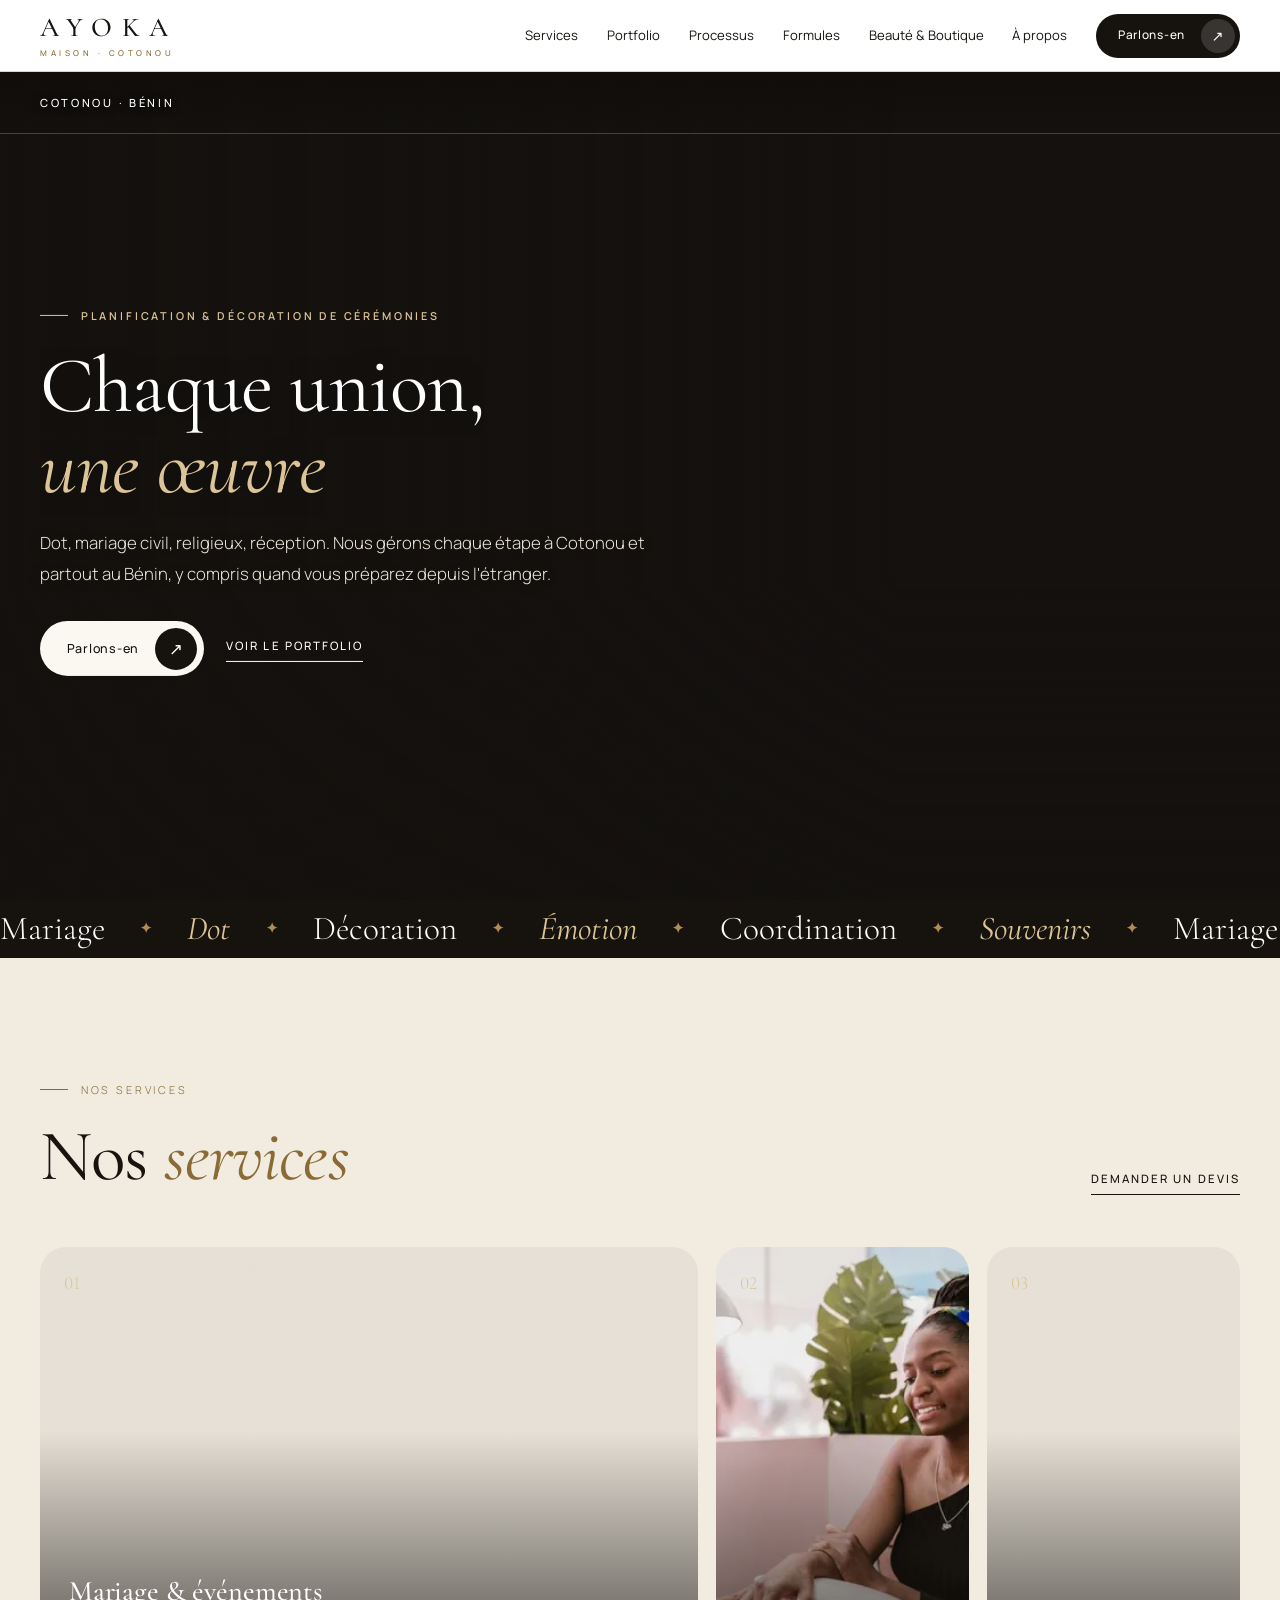
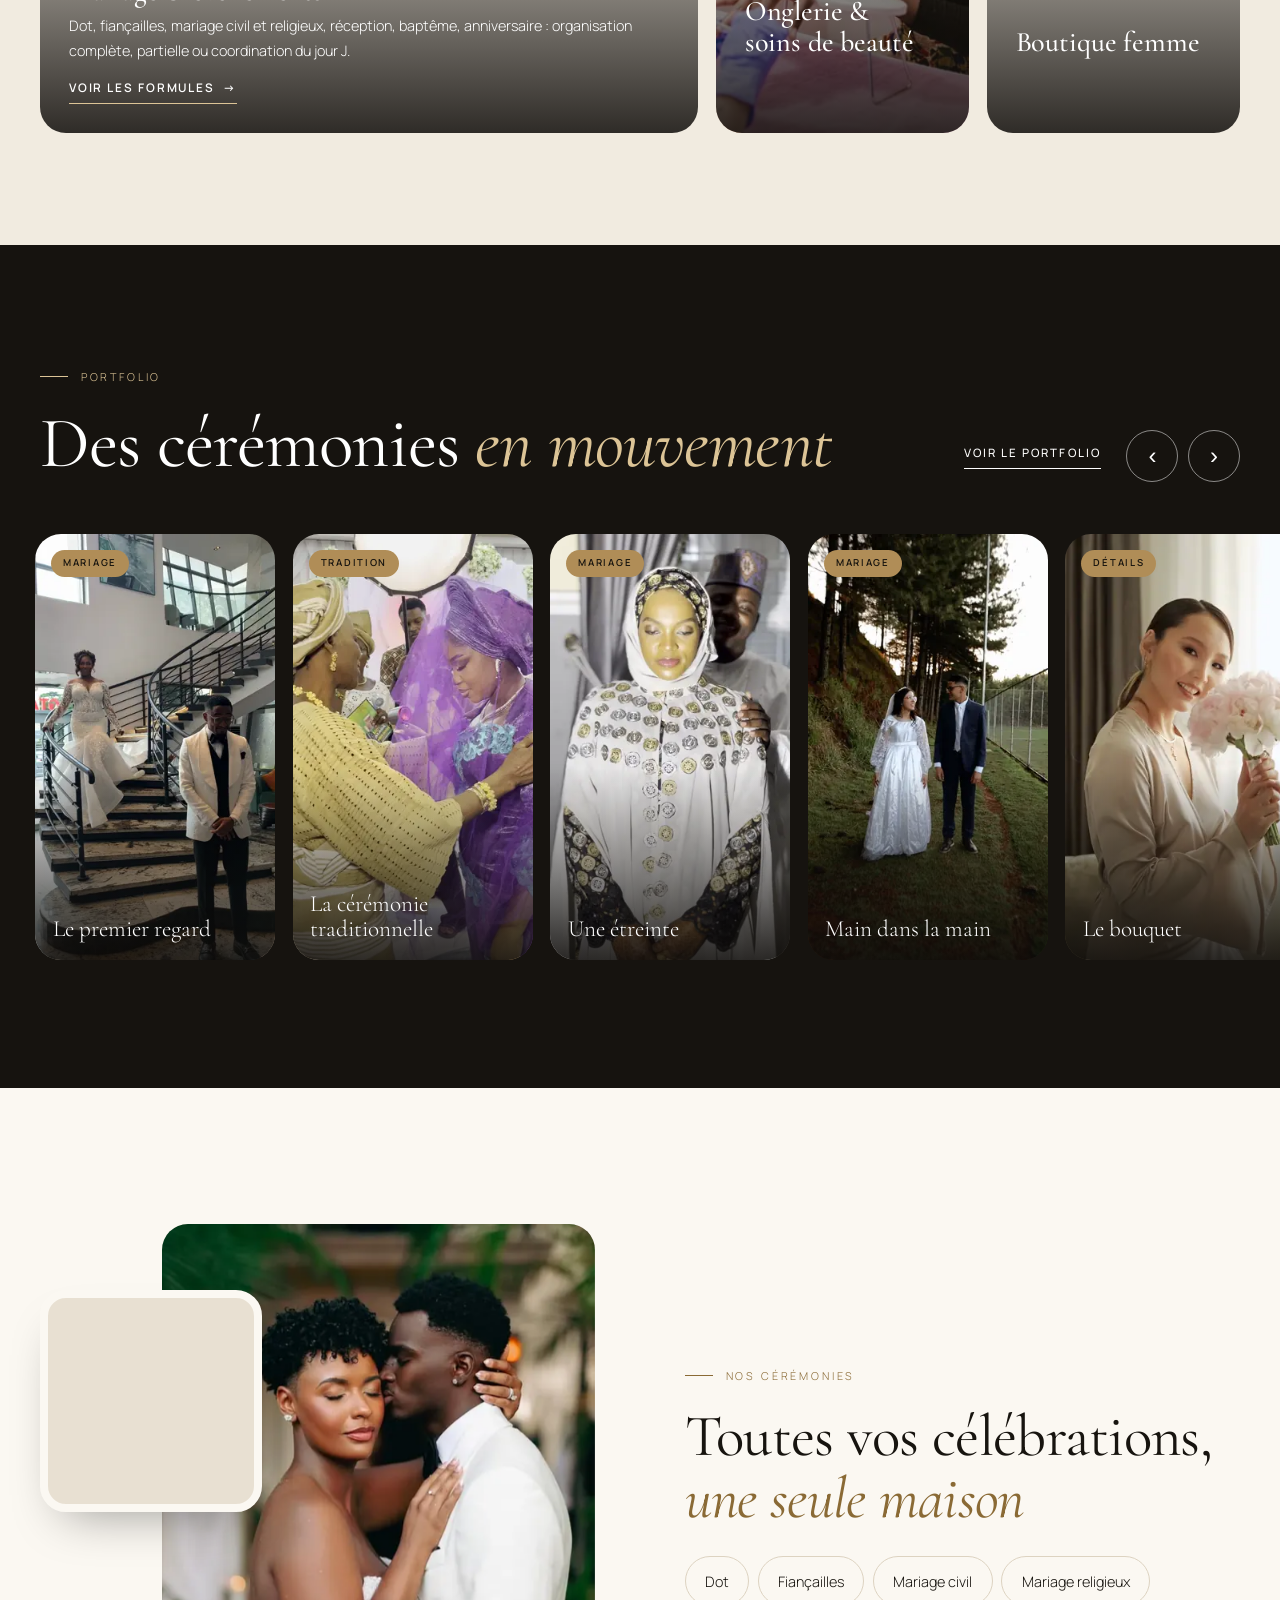
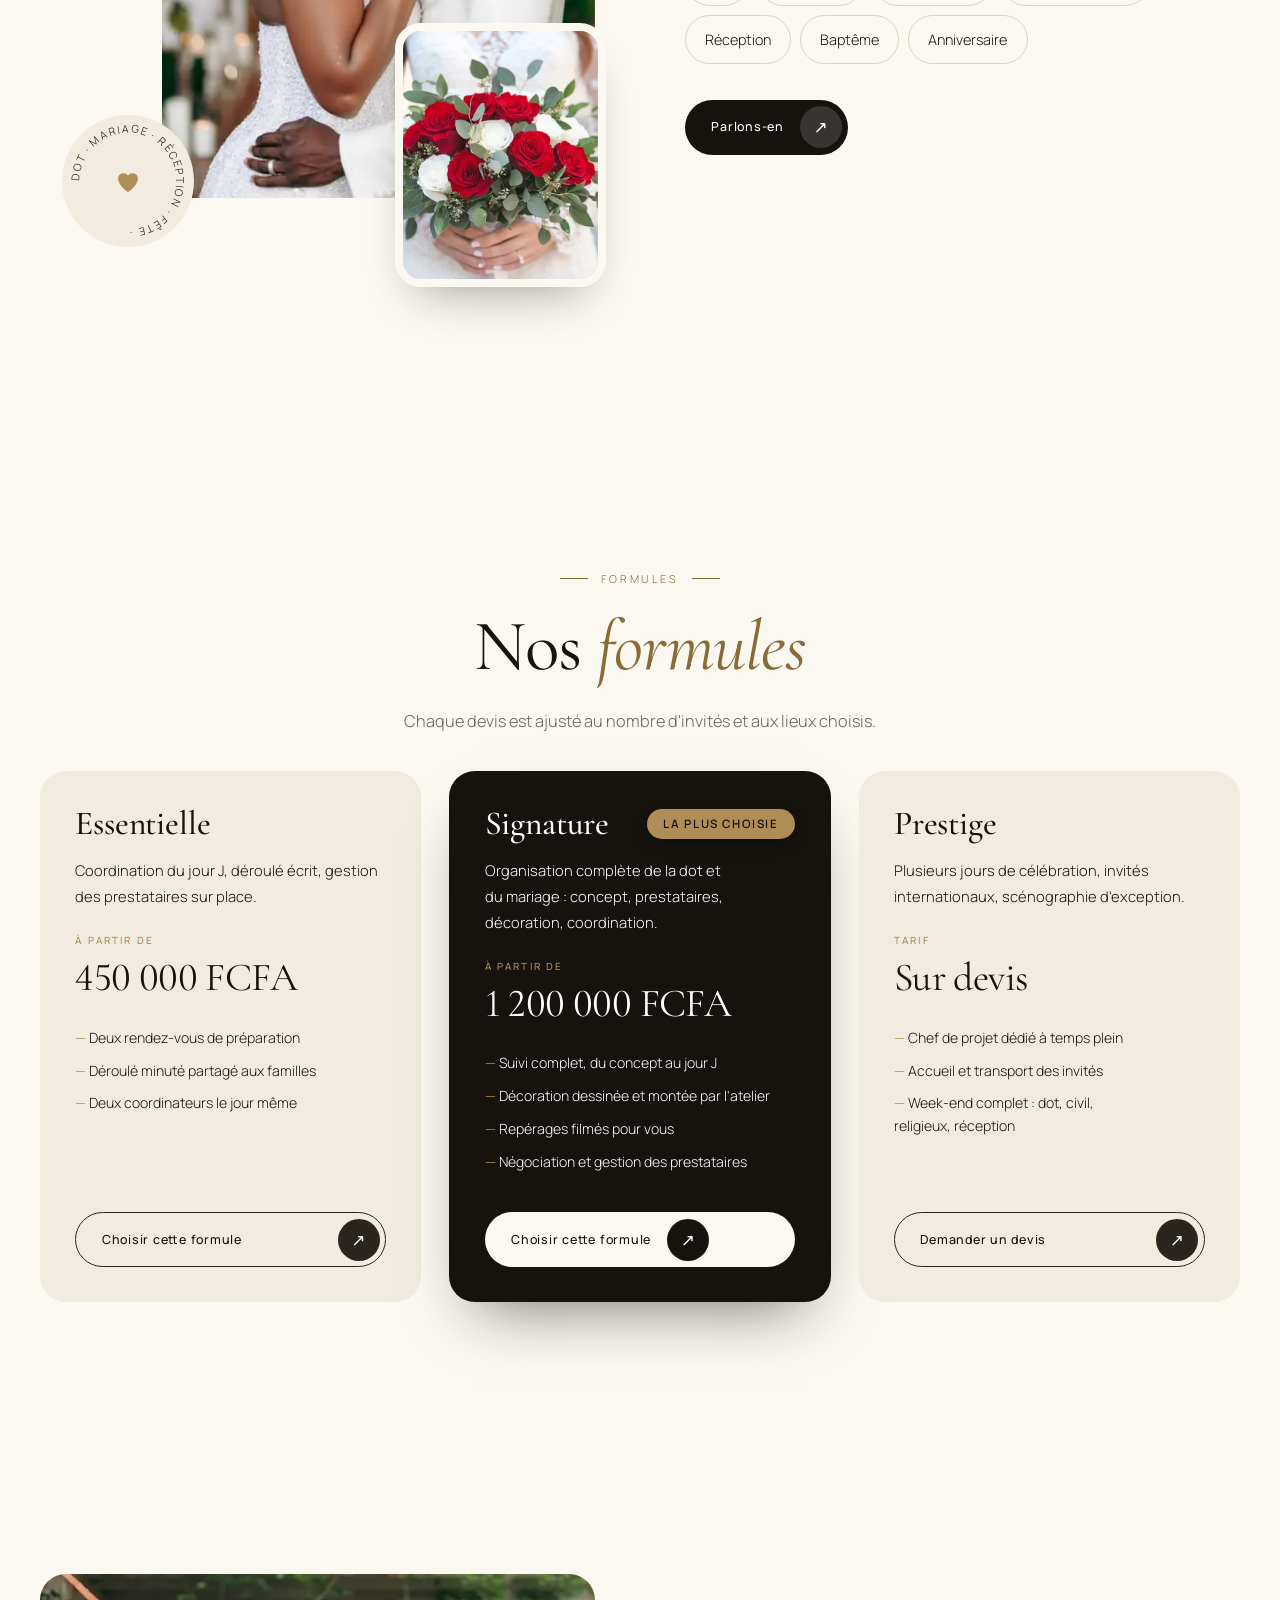
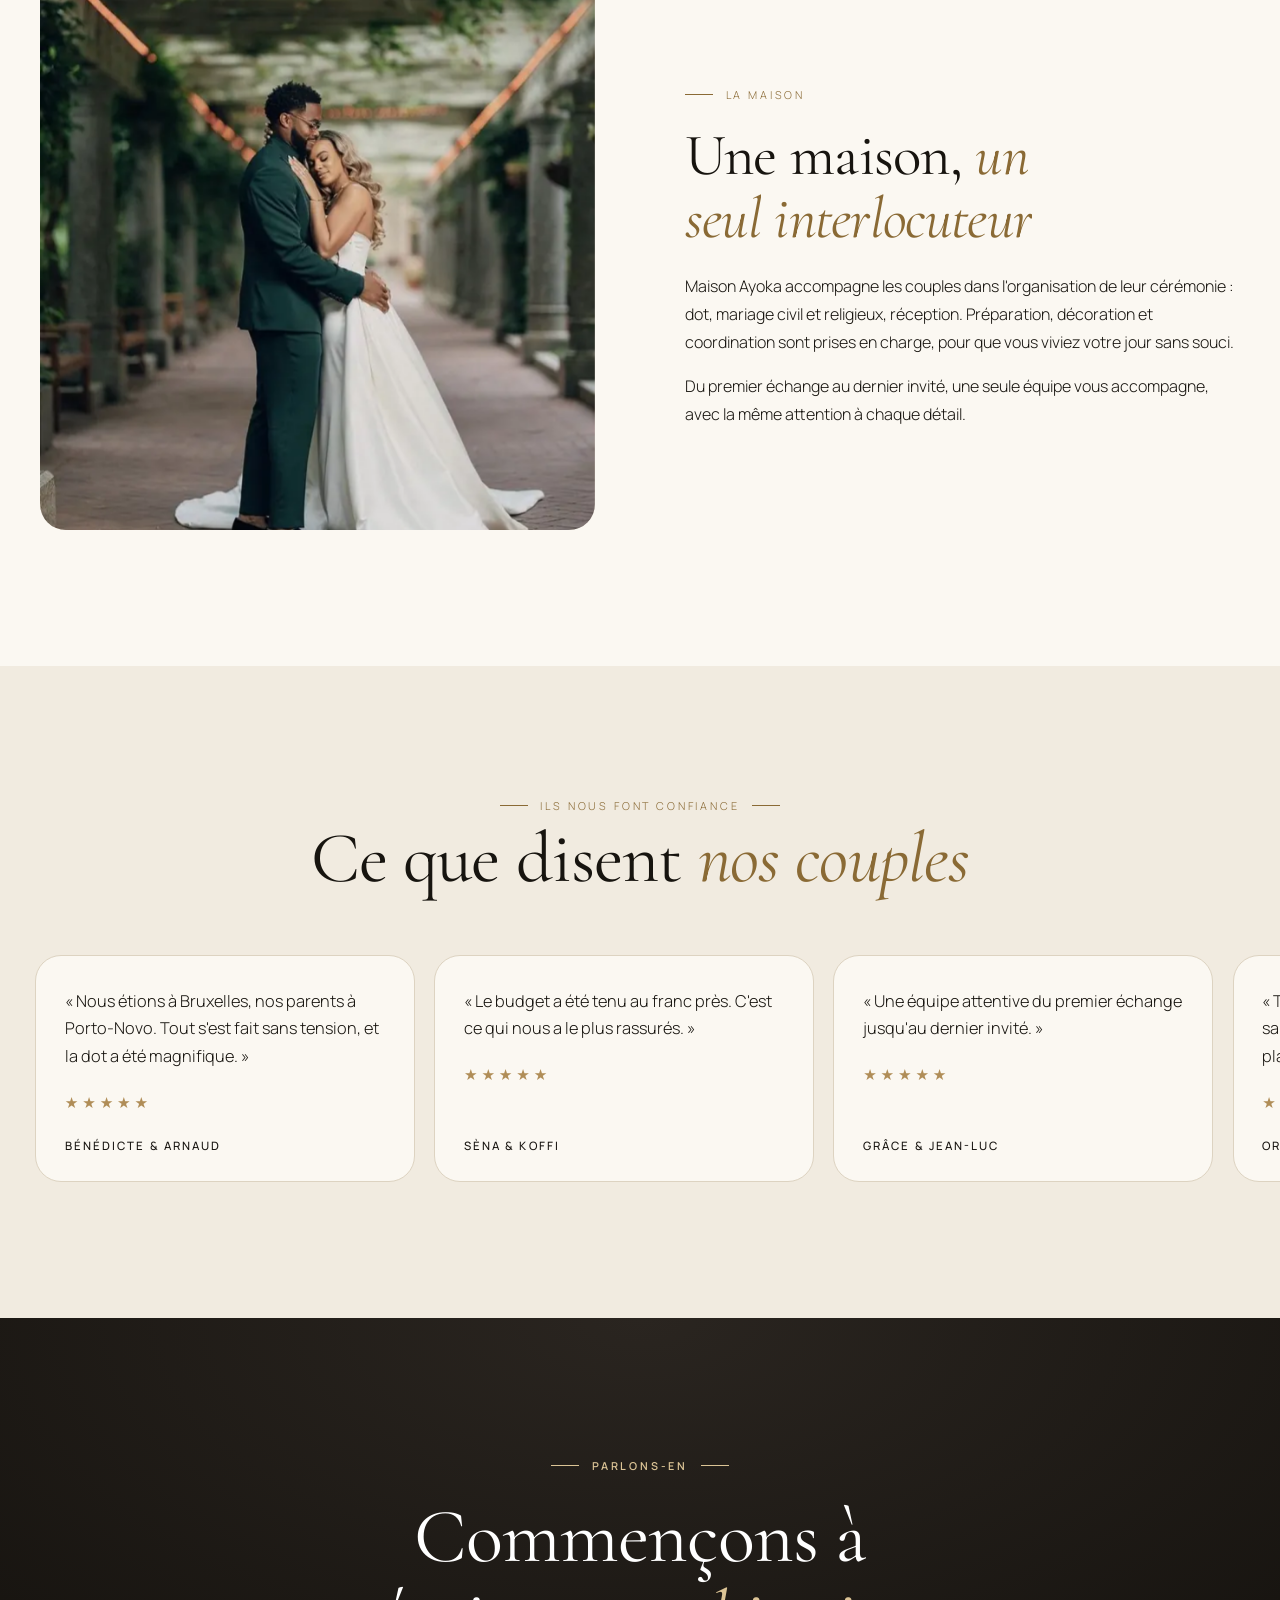
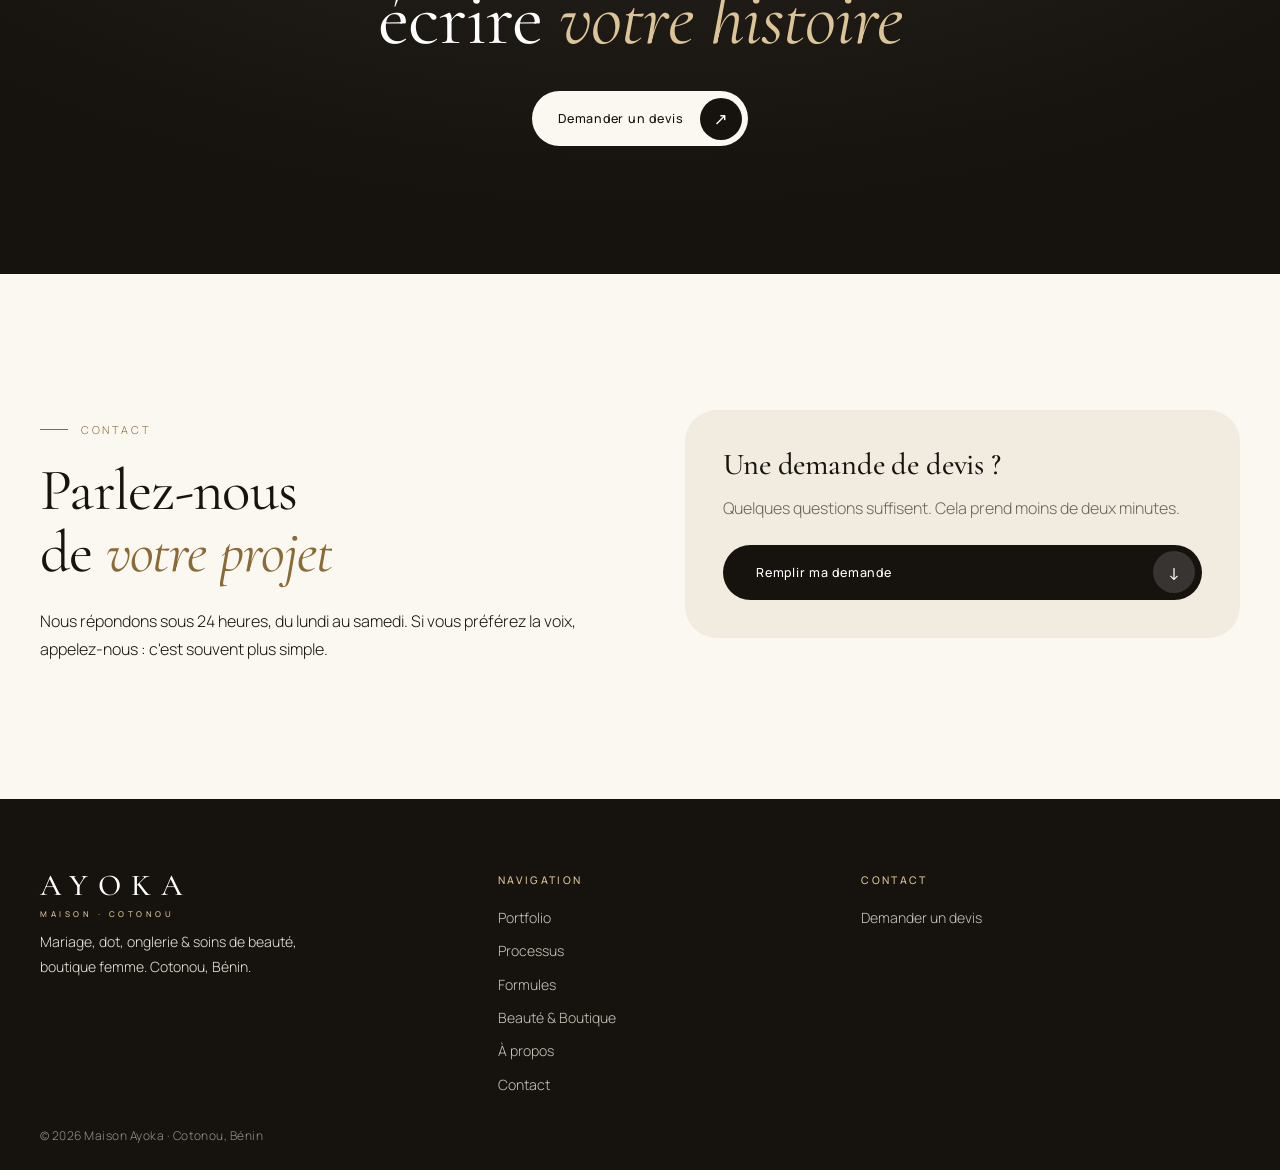
<file: index.html>
<!doctype html>
<html lang="fr">
<head>
<meta charset="utf-8">
<meta name="viewport" content="width=device-width, initial-scale=1, viewport-fit=cover">
<title>Maison Ayoka — Mariages & cérémonies à Cotonou</title>
<meta name="description" content="Mariage, dot, onglerie et soins de beauté, boutique femme à Cotonou, Bénin. Planification, décoration et coordination de vos cérémonies.">
<link rel="icon" href="favicon.svg" type="image/svg+xml">
<meta name="theme-color" content="#16130f">
<meta property="og:type" content="website">
<meta property="og:locale" content="fr_FR">
<meta property="og:site_name" content="Maison Ayoka">
<meta property="og:title" content="Maison Ayoka — Mariages & cérémonies à Cotonou">
<meta property="og:description" content="Mariage, dot, onglerie et soins de beauté, boutique femme à Cotonou, Bénin. Planification, décoration et coordination de vos cérémonies.">
<meta property="og:url" content="https://maison-ayoka.vercel.app/">
<meta property="og:image" content="https://maison-ayoka.vercel.app/images/og.jpg">
<meta property="og:image:width" content="1200">
<meta property="og:image:height" content="630">
<meta name="twitter:card" content="summary_large_image">
<script>document.documentElement.classList.add('js');try{var nt=(performance.getEntriesByType('navigation')[0]||{}).type;var inner=document.referrer&&new URL(document.referrer).origin===location.origin;if(inner&&nt==='navigate')document.documentElement.classList.add('seen');if(nt==='reload'){window.__top=1;history.scrollRestoration='manual';if(location.hash)history.replaceState(null,'',location.pathname+location.search);scrollTo(0,0)}}catch(e){}</script>
<link rel="preload" as="image" media="(min-width:701px)" href="images/hw-2-1200.webp" imagesrcset="images/hw-2-1200.webp 1200w, images/hw-2-2200.webp 2200w" imagesizes="100vw" fetchpriority="high">
<link rel="preload" as="image" media="(max-width:700px)" href="images/hw-2-m800.webp" imagesrcset="images/hw-2-m800.webp 800w, images/hw-2-m1170.webp 1170w" imagesizes="100vw" fetchpriority="high">
<link rel="preconnect" href="https://fonts.googleapis.com">
<link rel="preconnect" href="https://fonts.gstatic.com" crossorigin>
<link href="https://fonts.googleapis.com/css2?family=Cormorant+Garamond:ital,wght@0,400;0,500;1,400;1,500&family=Manrope:wght@300;400;500;600&display=swap" rel="stylesheet">
<link rel="stylesheet" href="styles.css">
</head>
<body>

<div class="loader" aria-hidden="true"><span class="wm wm-xl"><b>AYOKA</b><small>Maison · Cotonou</small></span><div class="bar"></div></div>
<div class="progress" aria-hidden="true"></div>

<header class="site-header">
  <div class="wrap bar">
    <a href="#accueil" class="logo" aria-label="Maison Ayoka – accueil"><span class="wm"><b>AYOKA</b><small>Maison · Cotonou</small></span></a>
    <button class="menu-btn" aria-expanded="false" aria-controls="nav" aria-label="Menu"><span></span><span></span></button>
    <nav id="nav" aria-label="Navigation principale">
      <a href="#services">Services</a>
      <a href="portfolio.html">Portfolio</a>
      <a href="processus.html">Processus</a>
      <a href="#formules">Formules</a>
      <a href="boutique.html">Beauté &amp;&nbsp;Boutique</a>
      <a href="#apropos">À propos</a>
      <a href="#contact" class="pill"><span>Parlons-en</span><i>↗</i></a>
    </nav>
  </div>
</header>

<main>
<!-- ============ HERO ============ -->
<section id="accueil" class="hero">
  <div class="hero-sticky">
    <div class="hero-bg" aria-hidden="true">
      <div class="slide-bg s2 wd first"><picture><source media="(max-width:700px)" srcset="images/hw-2-m800.webp 800w, images/hw-2-m1170.webp 1170w" sizes="100vw"><img src="images/hw-2-1200.webp" srcset="images/hw-2-1200.webp 1200w, images/hw-2-2200.webp 2200w" sizes="100vw" alt="" fetchpriority="high" decoding="async"></picture></div>
      <div class="slide-bg s7 dk"><picture><source media="(max-width:700px)" srcset="images/hw-7-m.webp" sizes="100vw"><img data-src="images/hw-7-1600.webp" data-srcset="images/hw-7-1600.webp 1600w, images/hw-7-2400.webp 2400w" sizes="72vw" alt="" decoding="async"></picture></div>
      
    </div>

    <div class="hero-top" aria-hidden="true"><span>Cotonou · Bénin</span></div>

    <div class="hero-copy pos1">
      <p class="eyebrow">Planification &amp;&nbsp;décoration de cérémonies</p>
      <h1 data-split data-base=".35">Chaque union, <em>une œuvre</em></h1>
      <p class="lead">Dot, mariage civil, religieux, réception. Nous gérons chaque étape à Cotonou et partout au Bénin, y compris quand vous préparez depuis l'étranger.</p>
      <div class="actions">
        <a href="#contact" class="pill light"><span>Parlons-en</span><i>↗</i></a>
        <a href="portfolio.html" class="link-light">Voir le portfolio</a>
      </div>
    </div>
  </div>
</section>

<div class="marquee" aria-hidden="true">
  <div class="track" data-loop>
    <span>Mariage</span><b>✦</b><span><em>Dot</em></span><b>✦</b><span>Décoration</span><b>✦</b><span><em>Émotion</em></span><b>✦</b><span>Coordination</span><b>✦</b><span><em>Souvenirs</em></span><b>✦</b><span>Mariage civil</span><b>✦</b>
  </div>
</div>

<!-- ============ SERVICES ============ -->
<section class="section tight dark-ivory" id="services">
  <div class="wrap">
    <div class="head-row">
      <div><p class="eyebrow" data-reveal>Nos services</p><h2 data-split>Nos <em>services</em></h2></div>
      <a href="#contact" class="link-tiny" data-reveal>Demander un devis</a>
    </div>
    <div class="svc">
      <article class="svc-card open" tabindex="0">
        <img src="images/svc-mariage.webp" srcset="images/svc-mariage-640.webp 640w, images/svc-mariage-1100.webp 1100w, images/svc-mariage.webp 1200w" sizes="(max-width:700px) calc(100vw - 32px), 60vw" alt="La mariée entourée de ses demoiselles d'honneur en rose, bouquets de roses blanches" loading="lazy" decoding="async">
        <span class="idx">01</span>
        <div class="cap"><h3>Mariage &amp; événements</h3><p>Dot, fiançailles, mariage civil et religieux, réception, baptême, anniversaire : organisation complète, partielle ou coordination du jour&nbsp;J.</p><a class="svc-link" href="#formules">Voir les formules <i>→</i></a></div>
      </article>
      <article class="svc-card" tabindex="0">
        <img src="images/svc-beaute.webp" srcset="images/svc-beaute-640.webp 640w, images/svc-beaute.webp 900w" sizes="(max-width:700px) calc(100vw - 32px), 60vw" alt="Cliente souriante pendant une manucure dans un salon rose" loading="lazy" decoding="async">
        <span class="idx">02</span>
        <div class="cap"><h3>Onglerie &amp; soins de beauté</h3><p>Prenez soin de vous pour le grand jour, ou simplement pour vous faire plaisir.</p><a class="svc-link" href="boutique.html#beaute">Découvrir <i>→</i></a></div>
      </article>
      <article class="svc-card" tabindex="0">
        <img src="images/svc-boutique.webp" srcset="images/svc-boutique-640.webp 640w, images/svc-boutique.webp 900w" sizes="(max-width:700px) calc(100vw - 32px), 60vw" alt="Sac à main et escarpins bordeaux" loading="lazy" decoding="async">
        <span class="idx">03</span>
        <div class="cap"><h3>Boutique femme</h3><p>Sacs et chaussures pour compléter votre tenue. Écrivez-nous pour voir les modèles disponibles.</p><a class="svc-link" href="boutique.html#boutique">Voir la boutique <i>→</i></a></div>
      </article>
    </div>
  </div>
</section>

<!-- ============ REELS ============ -->
<section class="section tight reels-sec" id="reels">
  <div class="wrap head-row">
    <div><p class="eyebrow" data-reveal>Portfolio</p><h2 data-split>Des cérémonies <em>en mouvement</em></h2></div>
    <div class="arrows" data-for=".reels">
      <a href="portfolio.html" class="link-tiny all">Voir le portfolio</a>
      <button data-dir="-1" aria-label="Précédent">‹</button>
      <button data-dir="1" aria-label="Suivant">›</button>
    </div>
  </div>
  <div class="reels" tabindex="0" aria-label="Vidéos de nos événements">
      <button class="reel" data-src="videos/reel-1.mp4" data-title="Le premier regard" aria-label="Voir la vidéo : Le premier regard">
        <video muted loop playsinline preload="none" poster="videos/reel-1.webp" data-src="videos/reel-1.mp4"></video>
        <span class="tag">Mariage</span><span class="ttl">Le premier regard</span><span class="play" aria-hidden="true">▶</span>
      </button>
      <button class="reel" data-src="videos/reel-2.mp4" data-title="La cérémonie traditionnelle" aria-label="Voir la vidéo : La cérémonie traditionnelle">
        <video muted loop playsinline preload="none" poster="videos/reel-2.webp" data-src="videos/reel-2.mp4"></video>
        <span class="tag">Tradition</span><span class="ttl">La cérémonie traditionnelle</span><span class="play" aria-hidden="true">▶</span>
      </button>
      <button class="reel" data-src="videos/reel-3.mp4" data-title="Une étreinte" aria-label="Voir la vidéo : Une étreinte">
        <video muted loop playsinline preload="none" poster="videos/reel-3.webp" data-src="videos/reel-3.mp4"></video>
        <span class="tag">Mariage</span><span class="ttl">Une étreinte</span><span class="play" aria-hidden="true">▶</span>
      </button>
      <button class="reel" data-src="videos/reel-4.mp4" data-title="Main dans la main" aria-label="Voir la vidéo : Main dans la main">
        <video muted loop playsinline preload="none" poster="videos/reel-4.webp" data-src="videos/reel-4.mp4"></video>
        <span class="tag">Mariage</span><span class="ttl">Main dans la main</span><span class="play" aria-hidden="true">▶</span>
      </button>
      <button class="reel" data-src="videos/reel-5.mp4" data-title="Le bouquet" aria-label="Voir la vidéo : Le bouquet">
        <video muted loop playsinline preload="none" poster="videos/reel-5.webp" data-src="videos/reel-5.mp4"></video>
        <span class="tag">Détails</span><span class="ttl">Le bouquet</span><span class="play" aria-hidden="true">▶</span>
      </button>
      <button class="reel" data-src="videos/reel-6.mp4" data-title="Table dressée" aria-label="Voir la vidéo : Table dressée">
        <video muted loop playsinline preload="none" poster="videos/reel-6.webp" data-src="videos/reel-6.mp4"></video>
        <span class="tag">Décoration</span><span class="ttl">Table dressée</span><span class="play" aria-hidden="true">▶</span>
      </button>
      <button class="reel" data-src="videos/reel-7.mp4" data-title="Lumière de bougies" aria-label="Voir la vidéo : Lumière de bougies">
        <video muted loop playsinline preload="none" poster="videos/reel-7.webp" data-src="videos/reel-7.mp4"></video>
        <span class="tag">Décoration</span><span class="ttl">Lumière de bougies</span><span class="play" aria-hidden="true">▶</span>
      </button>
      <button class="reel" data-src="videos/reel-8.mp4" data-title="Les alliances" aria-label="Voir la vidéo : Les alliances">
        <video muted loop playsinline preload="none" poster="videos/reel-8.webp" data-src="videos/reel-8.mp4"></video>
        <span class="tag">Détails</span><span class="ttl">Les alliances</span><span class="play" aria-hidden="true">▶</span>
      </button>
  </div>
</section>

<dialog class="lightbox" aria-label="Lecteur vidéo">
  <button class="lb-close" aria-label="Fermer">×</button>
  <video controls playsinline loop></video>
  <p class="lb-title"></p>
</dialog>

<!-- ============ CÉRÉMONIES ============ -->
<section class="section" id="ceremonies">
  <div class="wrap split rev-split">
    <div class="collage">
      <div class="media main" data-reveal="clip" data-parallax><img src="images/pf-bougies.webp" srcset="images/pf-bougies-640.webp 640w, images/pf-bougies.webp 736w" sizes="(max-width:700px) 80vw, 40vw" alt="Le couple s'embrasse entre les bougies" loading="lazy" decoding="async"></div>
      <div class="media sm a" data-reveal="clip" style="--d:.2s" data-parallax><img src="images/pf-mains-640.webp" alt="Les mains du couple et leurs alliances" loading="lazy" decoding="async"></div>
      <div class="media sm b" data-reveal="clip" style="--d:.35s" data-parallax><img src="images/pf-bouquet-640.webp" alt="Bouquet de roses rouges et blanches tenu par la mariée" loading="lazy" decoding="async"></div>
      <svg class="spin" viewBox="0 0 120 120" aria-hidden="true"><defs><path id="circ" d="M60,60 m-44,0 a44,44 0 1,1 88,0 a44,44 0 1,1 -88,0"/></defs><text><textPath href="#circ">Dot · Mariage · Réception · Fête · </textPath></text><path class="heart" d="M60 70s-9-5.5-9-12a5 5 0 0 1 9-3 5 5 0 0 1 9 3c0 6.5-9 12-9 12z"/></svg>
    </div>
    <div>
      <p class="eyebrow" data-reveal>Nos cérémonies</p>
      <h2 data-split>Toutes vos célébrations, <em>une seule maison</em></h2>
      <ul class="tags" data-reveal>
        <li>Dot</li>
        <li>Fiançailles</li>
        <li>Mariage civil</li>
        <li>Mariage religieux</li>
        <li>Réception</li>
        <li>Baptême</li>
        <li>Anniversaire</li>
      </ul>
      <a href="#contact" class="pill" data-reveal><span>Parlons-en</span><i>↗</i></a>
    </div>
  </div>
</section>

<!-- ============ FORMULES ============ -->
<section class="section" id="formules">
  <div class="wrap">
    <div class="center"><p class="eyebrow" data-reveal>Formules</p><h2 data-split>Nos <em>formules</em></h2><p class="sub" data-reveal>Chaque devis est ajusté au nombre d'invités et aux lieux choisis.</p></div>
    <div class="grid g3 pricing">
      <article class="plan" data-reveal style="--d:.05s">
        <h3>Essentielle</h3>
        <p>Coordination du jour J, déroulé écrit, gestion des prestataires sur place.</p>
        <small>À partir de</small><strong>450 000 FCFA</strong>
        <ul><li>Deux rendez-vous de préparation</li><li>Déroulé minuté partagé aux familles</li><li>Deux coordinateurs le jour même</li></ul>
        <a href="#contact" data-plan="Essentielle" class="pill outline"><span>Choisir cette formule</span><i>↗</i></a>
      </article>
      <article class="plan featured" data-reveal style="--d:.15s">
        <h3>Signature <span class="badge">La plus choisie</span></h3>
        <p>Organisation complète de la dot et du mariage&nbsp;: concept, prestataires, décoration, coordination.</p>
        <small>À partir de</small><strong>1 200 000 FCFA</strong>
        <ul><li>Suivi complet, du concept au jour J</li><li>Décoration dessinée et montée par l'atelier</li><li>Repérages filmés pour vous</li><li>Négociation et gestion des prestataires</li></ul>
        <a href="#contact" data-plan="Signature" class="pill light"><span>Choisir cette formule</span><i>↗</i></a>
      </article>
      <article class="plan" data-reveal style="--d:.25s">
        <h3>Prestige</h3>
        <p>Plusieurs jours de célébration, invités internationaux, scénographie d'exception.</p>
        <small>Tarif</small><strong>Sur devis</strong>
        <ul><li>Chef de projet dédié à temps plein</li><li>Accueil et transport des invités</li><li>Week-end complet&nbsp;: dot, civil, religieux, réception</li></ul>
        <a href="#contact" data-plan="Prestige" class="pill outline"><span>Demander un devis</span><i>↗</i></a>
      </article>
    </div>
  </div>
</section>

<!-- ============ À PROPOS ============ -->
<section class="section" id="apropos">
  <div class="wrap split about">
    <div class="media sq" data-reveal="clip" data-parallax><img src="images/pf-pergola.webp" srcset="images/pf-pergola-640.webp 640w, images/pf-pergola.webp 828w" sizes="(max-width:1000px) calc(100vw - 32px), 50vw" alt="Un couple enlacé sous une pergola éclairée" loading="lazy" decoding="async"></div>
    <div>
      <p class="eyebrow" data-reveal>La maison</p>
      <h2 data-split>Une maison, <em>un seul interlocuteur</em></h2>
      <p data-reveal>Maison Ayoka accompagne les couples dans l'organisation de leur cérémonie : dot, mariage civil et religieux, réception. Préparation, décoration et coordination sont prises en charge, pour que vous viviez votre jour sans souci.</p>
      <p data-reveal>Du premier échange au dernier invité, une seule équipe vous accompagne, avec la même attention à chaque détail.</p>
    </div>
  </div>
</section>

<!-- ============ AVIS ============ -->
<section class="section quotes-sec" id="avis">
  <div class="wrap center">
    <p class="eyebrow" data-reveal>Ils nous font confiance</p>
    <h2 data-split>Ce que disent <em>nos couples</em></h2>
  </div>
  <div class="rvs" tabindex="0" aria-label="Avis de couples">
      <blockquote class="rv"><p>«&nbsp;Nous étions à Bruxelles, nos parents à Porto-Novo. Tout s'est fait sans tension, et la dot a été magnifique.&nbsp;»</p><div class="stars" aria-label="5 étoiles">★★★★★</div><cite>Bénédicte &amp;&nbsp;Arnaud</cite></blockquote>
      <blockquote class="rv"><p>«&nbsp;Le budget a été tenu au franc près. C'est ce qui nous a le plus rassurés.&nbsp;»</p><div class="stars" aria-label="5 étoiles">★★★★★</div><cite>Sèna &amp;&nbsp;Koffi</cite></blockquote>
      <blockquote class="rv"><p>«&nbsp;Une équipe attentive du premier échange jusqu'au dernier invité.&nbsp;»</p><div class="stars" aria-label="5 étoiles">★★★★★</div><cite>Grâce &amp;&nbsp;Jean-Luc</cite></blockquote>
      <blockquote class="rv"><p>«&nbsp;Tout était prêt avant nous, et la salle était exactement comme sur la planche d'ambiance.&nbsp;»</p><div class="stars" aria-label="5 étoiles">★★★★★</div><cite>Ornella &amp;&nbsp;Marius</cite></blockquote>
      <blockquote class="rv"><p>«&nbsp;Nos familles se sont senties respectées à chaque étape. Merci pour cette journée.&nbsp;»</p><div class="stars" aria-label="5 étoiles">★★★★★</div><cite>Fifamè &amp;&nbsp;Tobi</cite></blockquote>
  </div>
</section>

<!-- ============ CTA ============ -->
<section class="cta">
  <div class="cta-bg" aria-hidden="true"></div>
  <div class="wrap center">
    <p class="eyebrow">Parlons-en</p>
    <h2 data-split>Commençons à écrire <em>votre histoire</em></h2>
    <div class="actions">
      <a href="#contact" class="pill light"><span>Demander un devis</span><i>↗</i></a>
      <a href="https://wa.me/00000000000" class="pill ghost" target="_blank" rel="noopener"><span>Écrire sur WhatsApp</span><i>↗</i></a>
    </div>
  </div>
</section>

<!-- ============ CONTACT ============ -->
<section class="section" id="contact">
  <div class="wrap split contact">
    <div>
      <p class="eyebrow" data-reveal>Contact</p>
      <h2 data-split>Parlez-nous de <em>votre projet</em></h2>
      <p data-reveal>Nous répondons sous 24 heures, du lundi au samedi. Si vous préférez la voix, appelez-nous&nbsp;: c'est souvent plus simple.</p>
    </div>
    <div class="formwrap">
    <div class="fold-cta" id="fold-cta">
      <h3>Une demande de devis&nbsp;?</h3>
      <p>Quelques questions suffisent. Cela prend moins de deux minutes.</p>
      <button type="button" class="pill block" id="open-form" aria-expanded="false" aria-controls="fold"><span>Remplir ma demande</span><i>↓</i></button>
    </div>
    <div class="fold" id="fold"><div><form id="devis" class="form" data-reveal novalidate>
      <label>Vos noms<input name="noms" required placeholder="Ex. Sèna &amp; Koffi" autocomplete="name" enterkeyhint="next"></label>
      <div class="row2 keep">
        <label>Date prévue<input name="date" placeholder="Ex. juillet 2027" enterkeyhint="next"></label>
        <label>Ville<input name="ville" placeholder="Ex. Cotonou" autocomplete="address-level2" enterkeyhint="next"></label>
      </div>
      <fieldset class="types">
        <legend>Type de cérémonie <small>(plusieurs choix possibles)</small></legend>
        <div class="chks">
        <label class="chk"><input type="checkbox" name="type" value="Dot"><span>Dot</span></label>
        <label class="chk"><input type="checkbox" name="type" value="Fiançailles"><span>Fiançailles</span></label>
        <label class="chk"><input type="checkbox" name="type" value="Mariage civil"><span>Mariage civil</span></label>
        <label class="chk"><input type="checkbox" name="type" value="Mariage religieux"><span>Mariage religieux</span></label>
        <label class="chk"><input type="checkbox" name="type" value="Réception"><span>Réception</span></label>
        <label class="chk"><input type="checkbox" name="type" value="Baptême"><span>Baptême</span></label>
        <label class="chk"><input type="checkbox" name="type" value="Anniversaire"><span>Anniversaire</span></label>
        </div>
      </fieldset>
      <div class="row2">
        <label>Nombre d'invités estimé
          <select name="invites"><option value="">À préciser</option><option>Moins de 50</option><option>50 à 150</option><option>150 à 300</option><option>Plus de 300</option></select>
        </label>
        <label>Budget indicatif
          <select name="budget"><option value="">À préciser</option><option>Moins de 3 000 000 FCFA</option><option>3 000 000 – 6 000 000 FCFA</option><option>6 000 000 – 12 000 000 FCFA</option><option>Plus de 12 000 000 FCFA</option></select>
        </label>
      </div>
      <label>Comment nous avez-vous connus&nbsp;?
        <select name="source"><option value="">Choisir</option><option>TikTok</option><option>Instagram</option><option>Bouche-à-oreille</option><option>Google</option><option>Autre</option></select>
      </label>
      <label>Votre message<textarea name="message" rows="3" placeholder="Dites-nous où vous en êtes."></textarea></label>
      <button class="pill block" type="submit"><span>Envoyer ma demande</span><i>↗</i></button>
      <p class="note" id="form-note">Vos informations restent entre nous. Aucun démarchage.</p>
    </form></div></div>
    <div class="thanks" id="thanks" hidden>
      <span class="ok" aria-hidden="true">✓</span>
      <h3>Merci, votre demande est bien partie</h3>
      <p id="thanks-msg">Nous vous répondons sous 24 heures, du lundi au samedi.</p>
      <a href="portfolio.html" class="link-tiny">Voir le portfolio en attendant</a>
    </div>
    </div>
  </div>
</section>

</main>

<footer class="site-footer">
  <div class="wrap grid g3 foot">
    <div>
      <a href="#accueil" class="foot-brand" aria-label="Maison Ayoka – accueil"><span class="wm wm-l"><b>AYOKA</b><small>Maison · Cotonou</small></span></a>
      <p>Mariage, dot, onglerie &amp; soins de beauté, boutique femme. Cotonou, Bénin.</p>
      
    </div>
    <div>
      <h4>Navigation</h4>
      <a href="portfolio.html">Portfolio</a><a href="processus.html">Processus</a><a href="#formules">Formules</a><a href="boutique.html">Beauté &amp;&nbsp;Boutique</a><a href="#apropos">À propos</a><a href="#contact">Contact</a>
    </div>
    <div>
      <h4>Contact</h4>
      <a href="index.html#contact">Demander un devis</a>
    </div>
  </div>
  <div class="wrap"><p class="legal">© 2026 Maison Ayoka · Cotonou, Bénin</p></div>
</footer>

<a href="https://wa.me/00000000000?text=Bonjour%2C%20j%27aimerais%20discuter%20d%27un%20projet%20de%20" class="fab" target="_blank" rel="noopener" aria-label="Écrire sur WhatsApp"><svg viewBox="0 0 24 24" aria-hidden="true"><path d="M17.472 14.382c-.297-.149-1.758-.867-2.03-.967-.273-.099-.471-.148-.67.15-.197.297-.767.966-.94 1.164-.173.199-.347.223-.644.075-.297-.15-1.255-.463-2.39-1.475-.883-.788-1.48-1.761-1.653-2.059-.173-.297-.018-.458.13-.606.134-.133.298-.347.446-.52.149-.174.198-.298.298-.497.099-.198.05-.371-.025-.52-.075-.149-.669-1.612-.916-2.207-.242-.579-.487-.5-.669-.51-.173-.008-.371-.01-.57-.01-.198 0-.52.074-.792.372-.272.297-1.04 1.016-1.04 2.479 0 1.462 1.065 2.875 1.213 3.074.149.198 2.096 3.2 5.077 4.487.709.306 1.262.489 1.694.625.712.227 1.36.195 1.871.118.571-.085 1.758-.719 2.006-1.413.248-.694.248-1.289.173-1.413-.074-.124-.272-.198-.57-.347m-5.421 7.403h-.004a9.87 9.87 0 01-5.031-1.378l-.361-.214-3.741.982.998-3.648-.235-.374a9.86 9.86 0 01-1.51-5.26c.001-5.45 4.436-9.884 9.888-9.884 2.64 0 5.122 1.03 6.988 2.898a9.825 9.825 0 012.893 6.994c-.003 5.45-4.437 9.884-9.885 9.884m8.413-18.297A11.815 11.815 0 0012.05 0C5.495 0 .16 5.335.157 11.892c0 2.096.547 4.142 1.588 5.945L.057 24l6.305-1.654a11.882 11.882 0 005.683 1.448h.005c6.554 0 11.89-5.335 11.893-11.893a11.821 11.821 0 00-3.48-8.413Z"/></svg></a>

<script src="menu.js" defer></script>
<script src="script.js"></script>
</body>
</html>
</file>
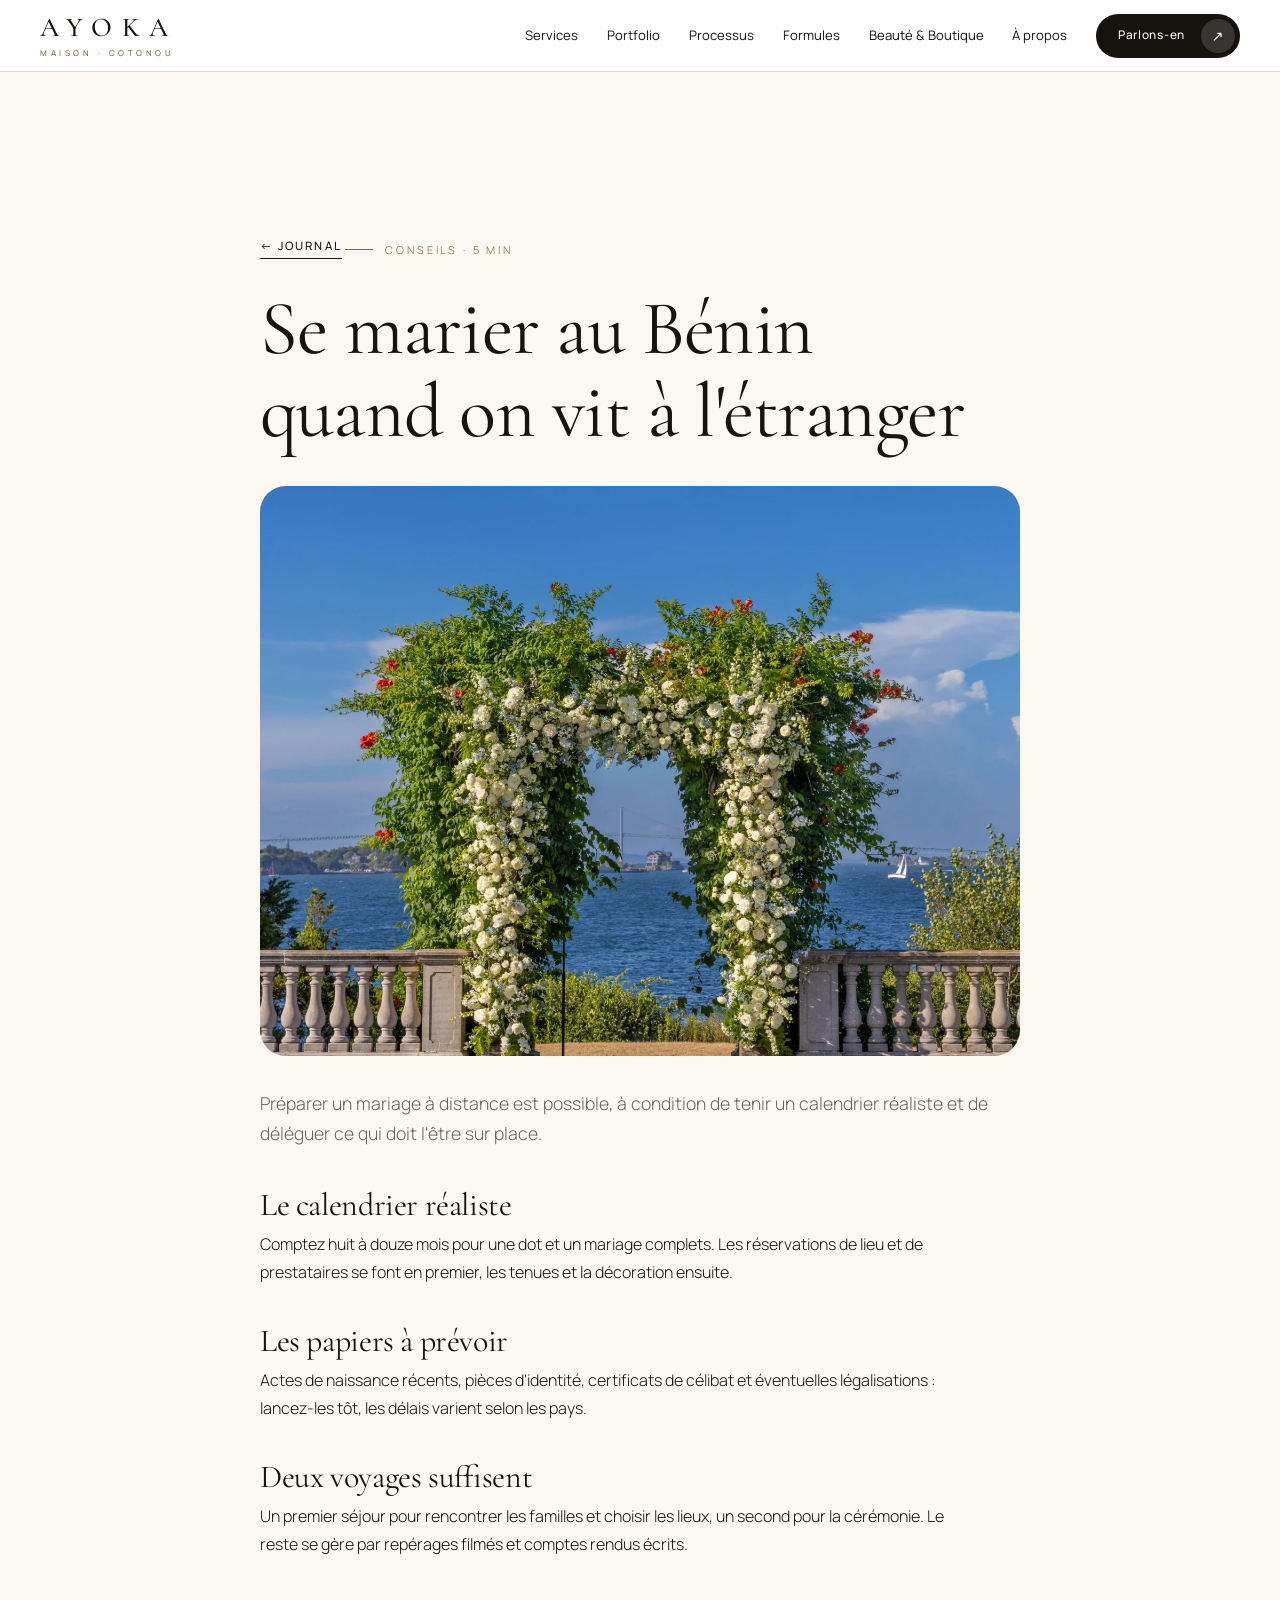
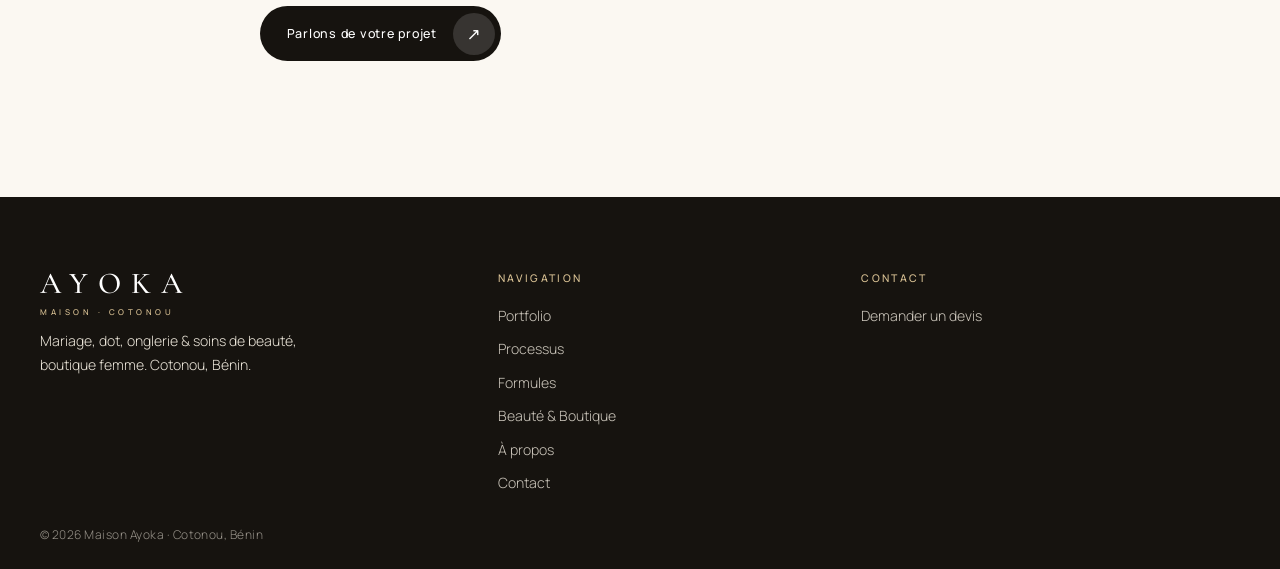
<file: article-diaspora.html>
<!doctype html>
<html lang="fr"><head><meta charset="utf-8"><meta name="viewport" content="width=device-width, initial-scale=1, viewport-fit=cover">
<title>Se marier au Bénin quand on vit à l'étranger – Maison Ayoka</title>
<meta name="description" content="Préparer un mariage à distance est possible, à condition de tenir un calendrier réaliste et de déléguer ce qui doit l'être sur place.">
<link rel="icon" href="favicon.svg" type="image/svg+xml">
<meta name="theme-color" content="#16130f">
<meta property="og:type" content="website">
<meta property="og:locale" content="fr_FR">
<meta property="og:site_name" content="Maison Ayoka">
<meta property="og:title" content="Se marier au Bénin quand on vit à l'étranger – Maison Ayoka">
<meta property="og:description" content="Préparer un mariage à distance est possible, à condition de tenir un calendrier réaliste et de déléguer ce qui doit l'être sur place.">
<meta property="og:url" content="https://maison-ayoka.vercel.app/article-diaspora.html">
<meta property="og:image" content="https://maison-ayoka.vercel.app/images/og.jpg">
<meta property="og:image:width" content="1200">
<meta property="og:image:height" content="630">
<meta name="twitter:card" content="summary_large_image">
<meta name="robots" content="noindex">
<link rel="preconnect" href="https://fonts.googleapis.com"><link rel="preconnect" href="https://fonts.gstatic.com" crossorigin>
<link href="https://fonts.googleapis.com/css2?family=Cormorant+Garamond:ital,wght@0,400;0,500;1,400;1,500&family=Manrope:wght@300;400;500;600&display=swap" rel="stylesheet">
<link rel="stylesheet" href="styles.css"></head><body>
<header class="site-header">
  <div class="wrap bar">
    <a href="index.html#accueil" class="logo" aria-label="Maison Ayoka – accueil"><span class="wm"><b>AYOKA</b><small>Maison · Cotonou</small></span></a>
    <button class="menu-btn" aria-expanded="false" aria-controls="nav" aria-label="Menu"><span></span><span></span></button>
    <nav id="nav" aria-label="Navigation principale">
      <a href="index.html#services">Services</a>
      <a href="portfolio.html">Portfolio</a>
      <a href="processus.html">Processus</a>
      <a href="index.html#formules">Formules</a>
      <a href="boutique.html">Beauté &amp;&nbsp;Boutique</a>
      <a href="index.html#apropos">À propos</a>
      <a href="index.html#contact" class="pill"><span>Parlons-en</span><i>↗</i></a>
    </nav>
  </div>
</header>
<main><article class="section"><div class="wrap prose">
<a href="journal.html" class="link-tiny">← Journal</a>
<p class="eyebrow" style="margin-top:2rem">Conseils · 5 min</p><h1>Se marier au Bénin quand on vit à l'étranger</h1>
<div class="media land"><img src="images/post-diaspora.webp" srcset="images/post-diaspora-640.webp 640w, images/post-diaspora-1100.webp 1100w, images/post-diaspora.webp 1600w" sizes="100vw" alt=""></div>
<p class="lead-dark">Préparer un mariage à distance est possible, à condition de tenir un calendrier réaliste et de déléguer ce qui doit l'être sur place.</p><h2>Le calendrier réaliste</h2><p>Comptez huit à douze mois pour une dot et un mariage complets. Les réservations de lieu et de prestataires se font en premier, les tenues et la décoration ensuite.</p><h2>Les papiers à prévoir</h2><p>Actes de naissance récents, pièces d'identité, certificats de célibat et éventuelles légalisations&nbsp;: lancez-les tôt, les délais varient selon les pays.</p><h2>Deux voyages suffisent</h2><p>Un premier séjour pour rencontrer les familles et choisir les lieux, un second pour la cérémonie. Le reste se gère par repérages filmés et comptes rendus écrits.</p>
<div class="actions"><a href="index.html#contact" class="pill"><span>Parlons de votre projet</span><i>↗</i></a></div>
</div></article></main>
<footer class="site-footer">
  <div class="wrap grid g3 foot">
    <div>
      <a href="index.html#accueil" class="foot-brand" aria-label="Maison Ayoka – accueil"><span class="wm wm-l"><b>AYOKA</b><small>Maison · Cotonou</small></span></a>
      <p>Mariage, dot, onglerie &amp; soins de beauté, boutique femme. Cotonou, Bénin.</p>
      
    </div>
    <div>
      <h4>Navigation</h4>
      <a href="portfolio.html">Portfolio</a><a href="processus.html">Processus</a><a href="index.html#formules">Formules</a><a href="boutique.html">Beauté &amp;&nbsp;Boutique</a><a href="index.html#apropos">À propos</a><a href="index.html#contact">Contact</a>
    </div>
    <div>
      <h4>Contact</h4>
      <a href="index.html#contact">Demander un devis</a>
    </div>
  </div>
  <div class="wrap"><p class="legal">© 2026 Maison Ayoka · Cotonou, Bénin</p></div>
</footer><a href="https://wa.me/00000000000?text=Bonjour%2C%20j%27aimerais%20discuter%20d%27un%20projet%20de%20" class="fab" target="_blank" rel="noopener" aria-label="Écrire sur WhatsApp"><svg viewBox="0 0 24 24" aria-hidden="true"><path d="M17.472 14.382c-.297-.149-1.758-.867-2.03-.967-.273-.099-.471-.148-.67.15-.197.297-.767.966-.94 1.164-.173.199-.347.223-.644.075-.297-.15-1.255-.463-2.39-1.475-.883-.788-1.48-1.761-1.653-2.059-.173-.297-.018-.458.13-.606.134-.133.298-.347.446-.52.149-.174.198-.298.298-.497.099-.198.05-.371-.025-.52-.075-.149-.669-1.612-.916-2.207-.242-.579-.487-.5-.669-.51-.173-.008-.371-.01-.57-.01-.198 0-.52.074-.792.372-.272.297-1.04 1.016-1.04 2.479 0 1.462 1.065 2.875 1.213 3.074.149.198 2.096 3.2 5.077 4.487.709.306 1.262.489 1.694.625.712.227 1.36.195 1.871.118.571-.085 1.758-.719 2.006-1.413.248-.694.248-1.289.173-1.413-.074-.124-.272-.198-.57-.347m-5.421 7.403h-.004a9.87 9.87 0 01-5.031-1.378l-.361-.214-3.741.982.998-3.648-.235-.374a9.86 9.86 0 01-1.51-5.26c.001-5.45 4.436-9.884 9.888-9.884 2.64 0 5.122 1.03 6.988 2.898a9.825 9.825 0 012.893 6.994c-.003 5.45-4.437 9.884-9.885 9.884m8.413-18.297A11.815 11.815 0 0012.05 0C5.495 0 .16 5.335.157 11.892c0 2.096.547 4.142 1.588 5.945L.057 24l6.305-1.654a11.882 11.882 0 005.683 1.448h.005c6.554 0 11.89-5.335 11.893-11.893a11.821 11.821 0 00-3.48-8.413Z"/></svg></a>


<script src="menu.js" defer></script></body></html>
</file>
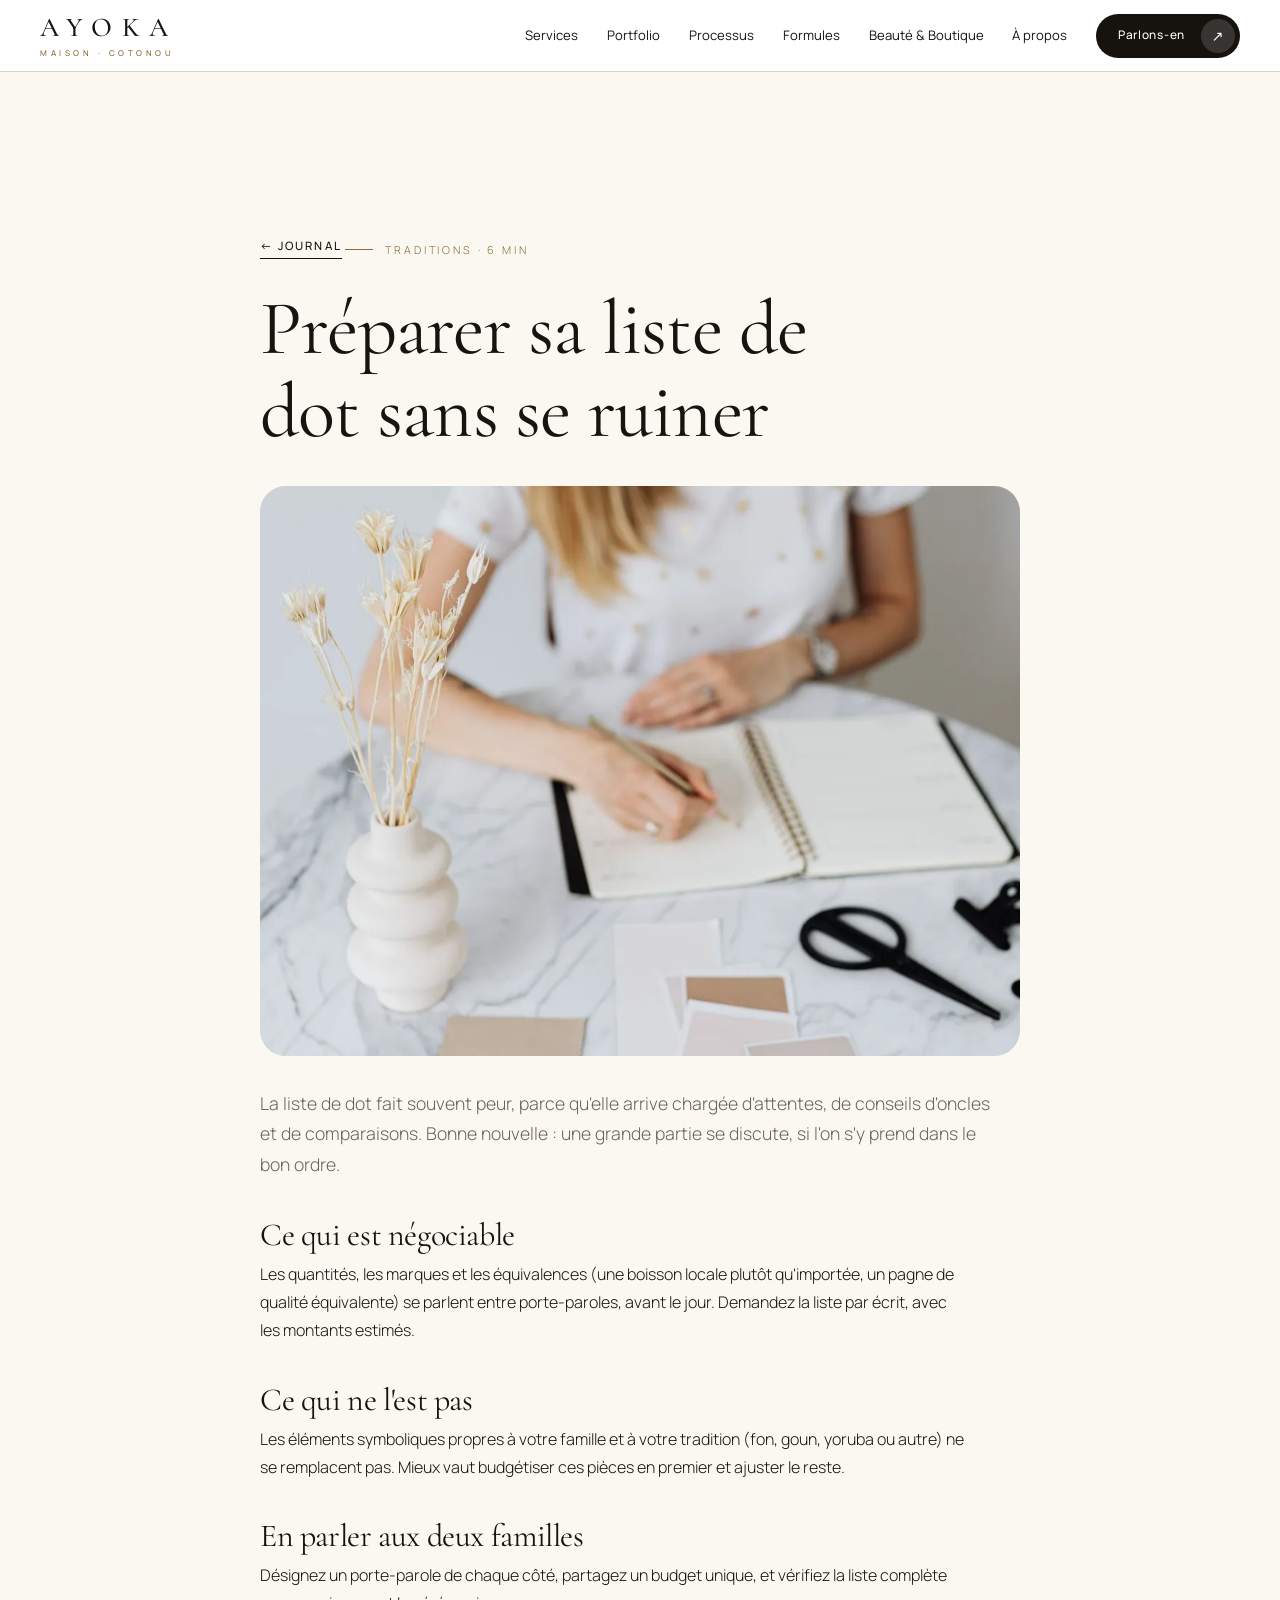
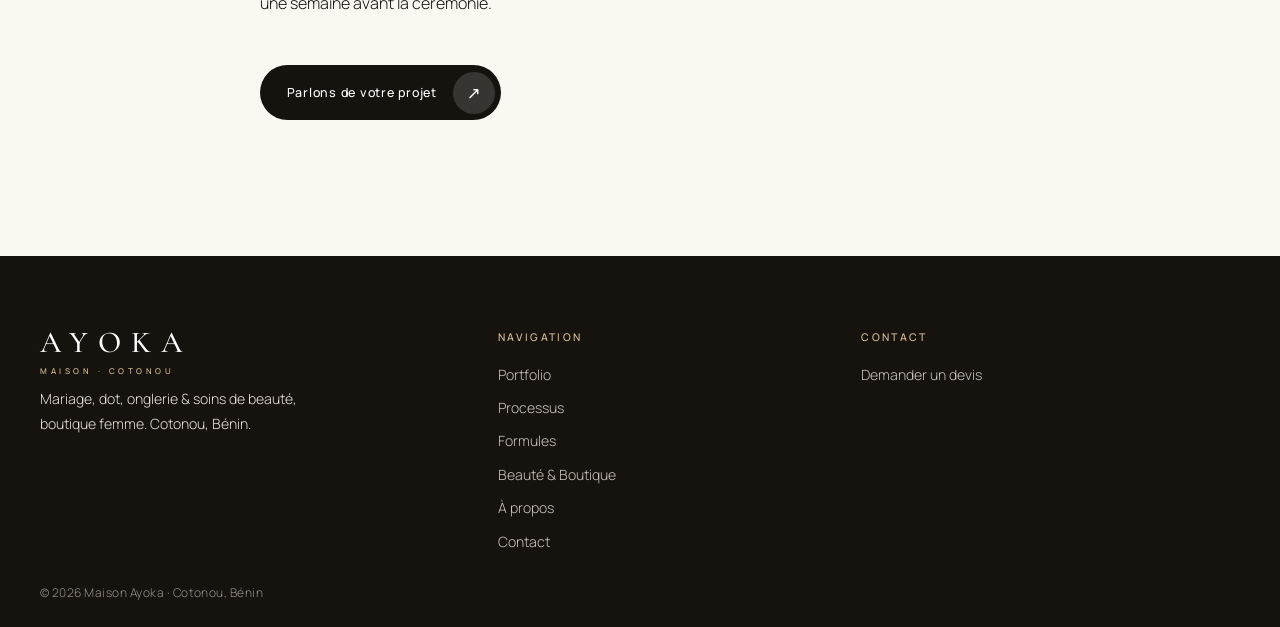
<file: article-dot.html>
<!doctype html>
<html lang="fr"><head><meta charset="utf-8"><meta name="viewport" content="width=device-width, initial-scale=1, viewport-fit=cover">
<title>Préparer sa liste de dot sans se ruiner – Maison Ayoka</title>
<meta name="description" content="La liste de dot fait souvent peur, parce qu'elle arrive chargée d'attentes, de conseils d'oncles et de comparaisons. Bonne nouvelle : une grande partie se discute, si l'on s'y prend dans le bon ordre.">
<link rel="icon" href="favicon.svg" type="image/svg+xml">
<meta name="theme-color" content="#16130f">
<meta property="og:type" content="website">
<meta property="og:locale" content="fr_FR">
<meta property="og:site_name" content="Maison Ayoka">
<meta property="og:title" content="Préparer sa liste de dot sans se ruiner – Maison Ayoka">
<meta property="og:description" content="La liste de dot fait souvent peur, parce qu'elle arrive chargée d'attentes, de conseils d'oncles et de comparaisons. Bonne nouvelle : une grande partie se discute, si l'on s'y prend dans le bon ordre.">
<meta property="og:url" content="https://maison-ayoka.vercel.app/article-dot.html">
<meta property="og:image" content="https://maison-ayoka.vercel.app/images/og.jpg">
<meta property="og:image:width" content="1200">
<meta property="og:image:height" content="630">
<meta name="twitter:card" content="summary_large_image">
<meta name="robots" content="noindex">
<link rel="preconnect" href="https://fonts.googleapis.com"><link rel="preconnect" href="https://fonts.gstatic.com" crossorigin>
<link href="https://fonts.googleapis.com/css2?family=Cormorant+Garamond:ital,wght@0,400;0,500;1,400;1,500&family=Manrope:wght@300;400;500;600&display=swap" rel="stylesheet">
<link rel="stylesheet" href="styles.css"></head><body>
<header class="site-header">
  <div class="wrap bar">
    <a href="index.html#accueil" class="logo" aria-label="Maison Ayoka – accueil"><span class="wm"><b>AYOKA</b><small>Maison · Cotonou</small></span></a>
    <button class="menu-btn" aria-expanded="false" aria-controls="nav" aria-label="Menu"><span></span><span></span></button>
    <nav id="nav" aria-label="Navigation principale">
      <a href="index.html#services">Services</a>
      <a href="portfolio.html">Portfolio</a>
      <a href="processus.html">Processus</a>
      <a href="index.html#formules">Formules</a>
      <a href="boutique.html">Beauté &amp;&nbsp;Boutique</a>
      <a href="index.html#apropos">À propos</a>
      <a href="index.html#contact" class="pill"><span>Parlons-en</span><i>↗</i></a>
    </nav>
  </div>
</header>
<main><article class="section"><div class="wrap prose">
<a href="journal.html" class="link-tiny">← Journal</a>
<p class="eyebrow" style="margin-top:2rem">Traditions · 6 min</p><h1>Préparer sa liste de dot sans se ruiner</h1>
<div class="media land"><img src="images/post-dot.webp" srcset="images/post-dot-640.webp 640w, images/post-dot.webp 1067w" sizes="100vw" alt=""></div>
<p class="lead-dark">La liste de dot fait souvent peur, parce qu'elle arrive chargée d'attentes, de conseils d'oncles et de comparaisons. Bonne nouvelle&nbsp;: une grande partie se discute, si l'on s'y prend dans le bon ordre.</p><h2>Ce qui est négociable</h2><p>Les quantités, les marques et les équivalences (une boisson locale plutôt qu'importée, un pagne de qualité équivalente) se parlent entre porte-paroles, avant le jour. Demandez la liste par écrit, avec les montants estimés.</p><h2>Ce qui ne l'est pas</h2><p>Les éléments symboliques propres à votre famille et à votre tradition (fon, goun, yoruba ou autre) ne se remplacent pas. Mieux vaut budgétiser ces pièces en premier et ajuster le reste.</p><h2>En parler aux deux familles</h2><p>Désignez un porte-parole de chaque côté, partagez un budget unique, et vérifiez la liste complète une semaine avant la cérémonie.</p>
<div class="actions"><a href="index.html#contact" class="pill"><span>Parlons de votre projet</span><i>↗</i></a></div>
</div></article></main>
<footer class="site-footer">
  <div class="wrap grid g3 foot">
    <div>
      <a href="index.html#accueil" class="foot-brand" aria-label="Maison Ayoka – accueil"><span class="wm wm-l"><b>AYOKA</b><small>Maison · Cotonou</small></span></a>
      <p>Mariage, dot, onglerie &amp; soins de beauté, boutique femme. Cotonou, Bénin.</p>
      
    </div>
    <div>
      <h4>Navigation</h4>
      <a href="portfolio.html">Portfolio</a><a href="processus.html">Processus</a><a href="index.html#formules">Formules</a><a href="boutique.html">Beauté &amp;&nbsp;Boutique</a><a href="index.html#apropos">À propos</a><a href="index.html#contact">Contact</a>
    </div>
    <div>
      <h4>Contact</h4>
      <a href="index.html#contact">Demander un devis</a>
    </div>
  </div>
  <div class="wrap"><p class="legal">© 2026 Maison Ayoka · Cotonou, Bénin</p></div>
</footer><a href="https://wa.me/00000000000?text=Bonjour%2C%20j%27aimerais%20discuter%20d%27un%20projet%20de%20" class="fab" target="_blank" rel="noopener" aria-label="Écrire sur WhatsApp"><svg viewBox="0 0 24 24" aria-hidden="true"><path d="M17.472 14.382c-.297-.149-1.758-.867-2.03-.967-.273-.099-.471-.148-.67.15-.197.297-.767.966-.94 1.164-.173.199-.347.223-.644.075-.297-.15-1.255-.463-2.39-1.475-.883-.788-1.48-1.761-1.653-2.059-.173-.297-.018-.458.13-.606.134-.133.298-.347.446-.52.149-.174.198-.298.298-.497.099-.198.05-.371-.025-.52-.075-.149-.669-1.612-.916-2.207-.242-.579-.487-.5-.669-.51-.173-.008-.371-.01-.57-.01-.198 0-.52.074-.792.372-.272.297-1.04 1.016-1.04 2.479 0 1.462 1.065 2.875 1.213 3.074.149.198 2.096 3.2 5.077 4.487.709.306 1.262.489 1.694.625.712.227 1.36.195 1.871.118.571-.085 1.758-.719 2.006-1.413.248-.694.248-1.289.173-1.413-.074-.124-.272-.198-.57-.347m-5.421 7.403h-.004a9.87 9.87 0 01-5.031-1.378l-.361-.214-3.741.982.998-3.648-.235-.374a9.86 9.86 0 01-1.51-5.26c.001-5.45 4.436-9.884 9.888-9.884 2.64 0 5.122 1.03 6.988 2.898a9.825 9.825 0 012.893 6.994c-.003 5.45-4.437 9.884-9.885 9.884m8.413-18.297A11.815 11.815 0 0012.05 0C5.495 0 .16 5.335.157 11.892c0 2.096.547 4.142 1.588 5.945L.057 24l6.305-1.654a11.882 11.882 0 005.683 1.448h.005c6.554 0 11.89-5.335 11.893-11.893a11.821 11.821 0 00-3.48-8.413Z"/></svg></a>


<script src="menu.js" defer></script></body></html>
</file>
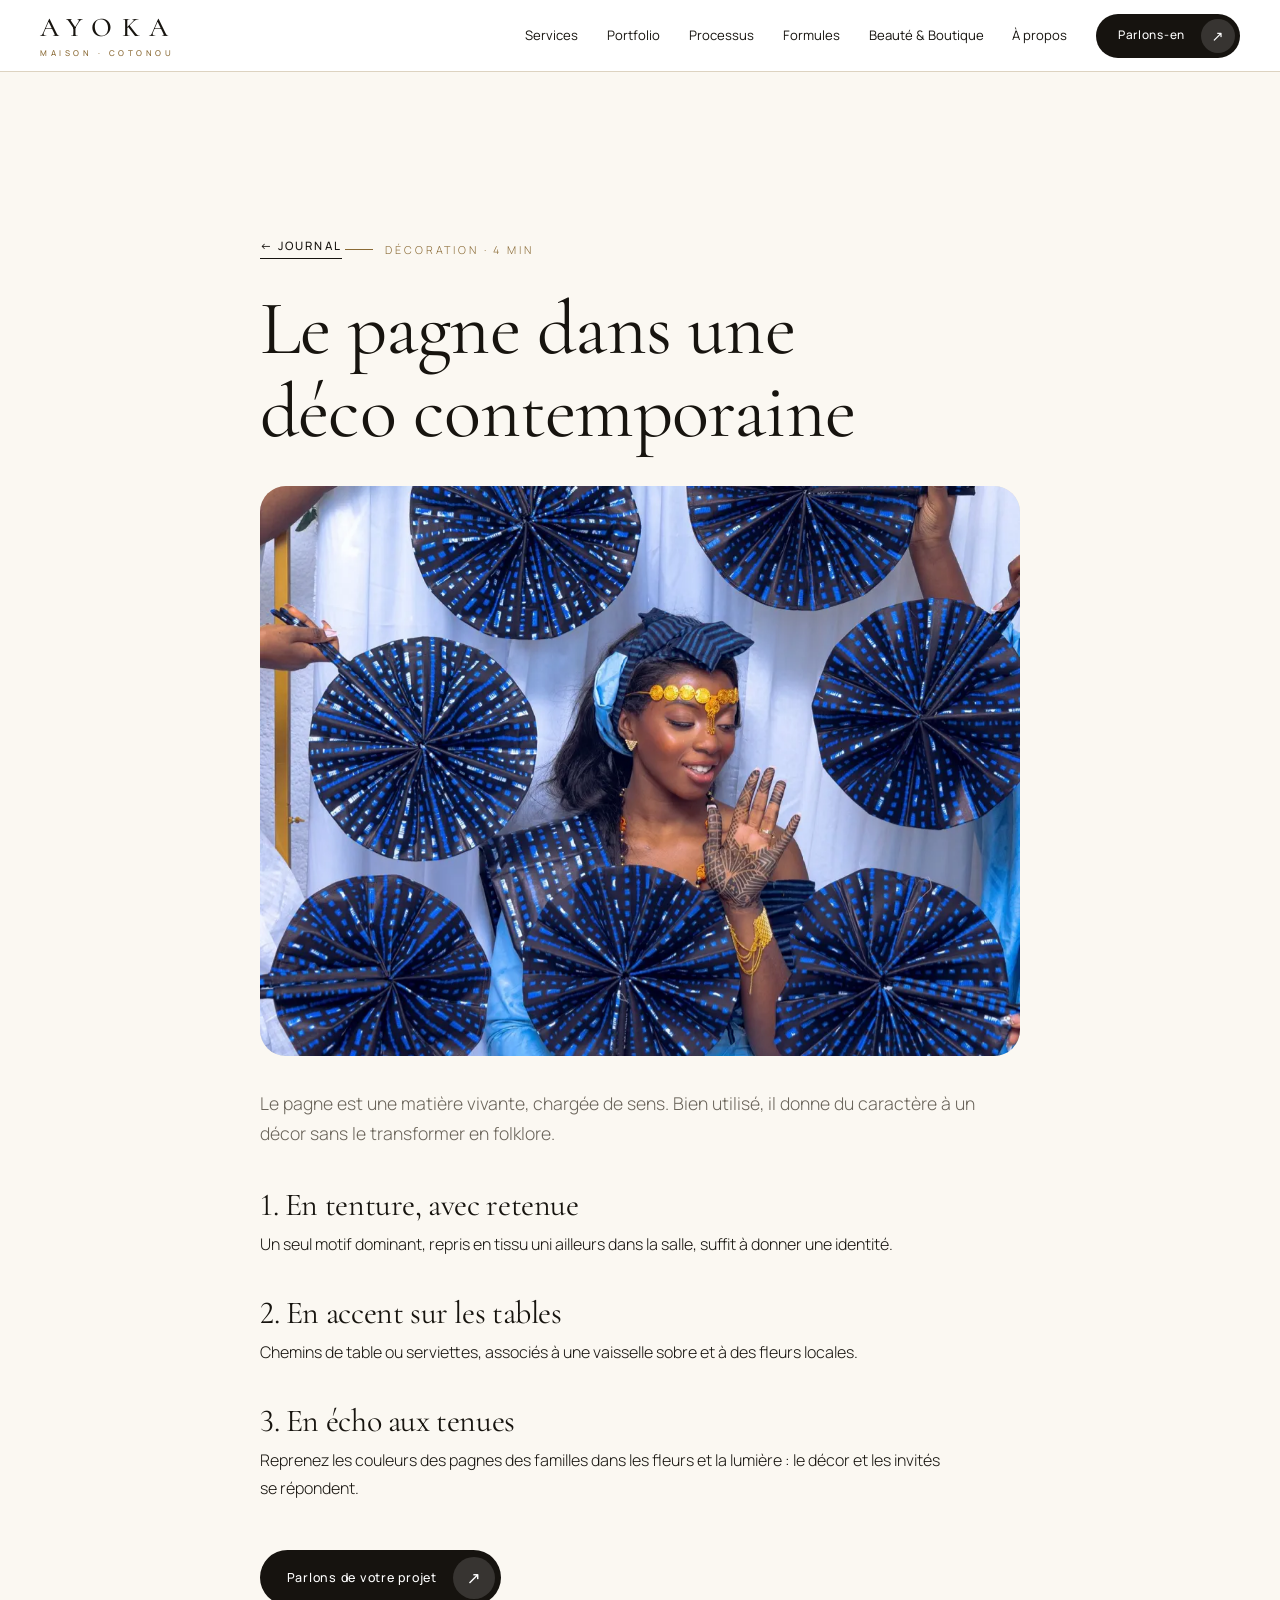
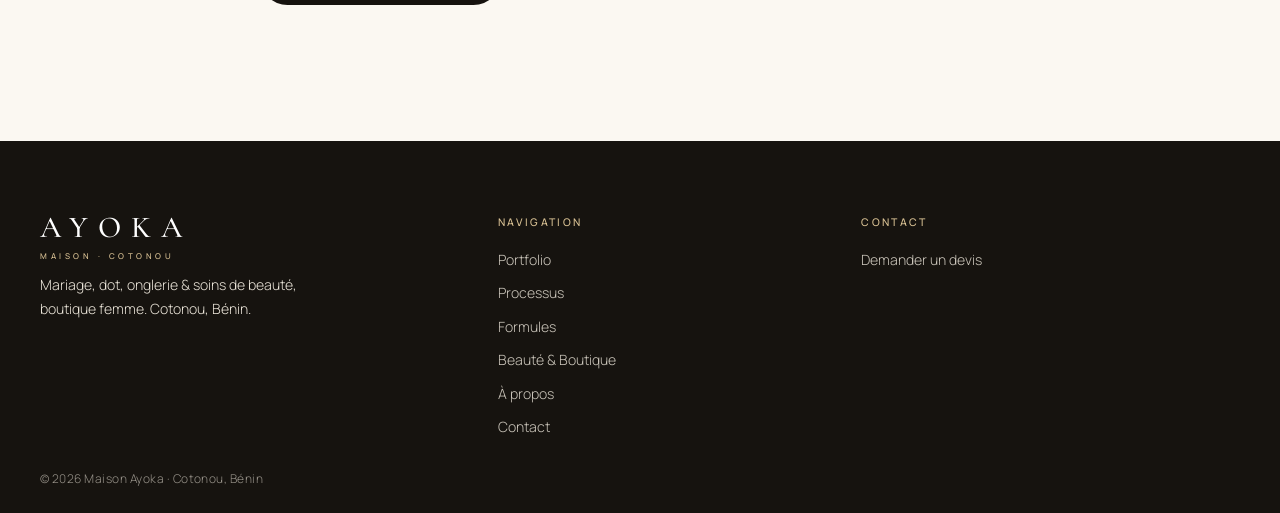
<file: article-pagne.html>
<!doctype html>
<html lang="fr"><head><meta charset="utf-8"><meta name="viewport" content="width=device-width, initial-scale=1, viewport-fit=cover">
<title>Le pagne dans une déco contemporaine – Maison Ayoka</title>
<meta name="description" content="Le pagne est une matière vivante, chargée de sens. Bien utilisé, il donne du caractère à un décor sans le transformer en folklore.">
<link rel="icon" href="favicon.svg" type="image/svg+xml">
<meta name="theme-color" content="#16130f">
<meta property="og:type" content="website">
<meta property="og:locale" content="fr_FR">
<meta property="og:site_name" content="Maison Ayoka">
<meta property="og:title" content="Le pagne dans une déco contemporaine – Maison Ayoka">
<meta property="og:description" content="Le pagne est une matière vivante, chargée de sens. Bien utilisé, il donne du caractère à un décor sans le transformer en folklore.">
<meta property="og:url" content="https://maison-ayoka.vercel.app/article-pagne.html">
<meta property="og:image" content="https://maison-ayoka.vercel.app/images/og.jpg">
<meta property="og:image:width" content="1200">
<meta property="og:image:height" content="630">
<meta name="twitter:card" content="summary_large_image">
<meta name="robots" content="noindex">
<link rel="preconnect" href="https://fonts.googleapis.com"><link rel="preconnect" href="https://fonts.gstatic.com" crossorigin>
<link href="https://fonts.googleapis.com/css2?family=Cormorant+Garamond:ital,wght@0,400;0,500;1,400;1,500&family=Manrope:wght@300;400;500;600&display=swap" rel="stylesheet">
<link rel="stylesheet" href="styles.css"></head><body>
<header class="site-header">
  <div class="wrap bar">
    <a href="index.html#accueil" class="logo" aria-label="Maison Ayoka – accueil"><span class="wm"><b>AYOKA</b><small>Maison · Cotonou</small></span></a>
    <button class="menu-btn" aria-expanded="false" aria-controls="nav" aria-label="Menu"><span></span><span></span></button>
    <nav id="nav" aria-label="Navigation principale">
      <a href="index.html#services">Services</a>
      <a href="portfolio.html">Portfolio</a>
      <a href="processus.html">Processus</a>
      <a href="index.html#formules">Formules</a>
      <a href="boutique.html">Beauté &amp;&nbsp;Boutique</a>
      <a href="index.html#apropos">À propos</a>
      <a href="index.html#contact" class="pill"><span>Parlons-en</span><i>↗</i></a>
    </nav>
  </div>
</header>
<main><article class="section"><div class="wrap prose">
<a href="journal.html" class="link-tiny">← Journal</a>
<p class="eyebrow" style="margin-top:2rem">Décoration · 4 min</p><h1>Le pagne dans une déco contemporaine</h1>
<div class="media land"><img src="images/post-pagne.webp" srcset="images/post-pagne-640.webp 640w, images/post-pagne.webp 1067w" sizes="100vw" alt=""></div>
<p class="lead-dark">Le pagne est une matière vivante, chargée de sens. Bien utilisé, il donne du caractère à un décor sans le transformer en folklore.</p><h2>1. En tenture, avec retenue</h2><p>Un seul motif dominant, repris en tissu uni ailleurs dans la salle, suffit à donner une identité.</p><h2>2. En accent sur les tables</h2><p>Chemins de table ou serviettes, associés à une vaisselle sobre et à des fleurs locales.</p><h2>3. En écho aux tenues</h2><p>Reprenez les couleurs des pagnes des familles dans les fleurs et la lumière&nbsp;: le décor et les invités se répondent.</p>
<div class="actions"><a href="index.html#contact" class="pill"><span>Parlons de votre projet</span><i>↗</i></a></div>
</div></article></main>
<footer class="site-footer">
  <div class="wrap grid g3 foot">
    <div>
      <a href="index.html#accueil" class="foot-brand" aria-label="Maison Ayoka – accueil"><span class="wm wm-l"><b>AYOKA</b><small>Maison · Cotonou</small></span></a>
      <p>Mariage, dot, onglerie &amp; soins de beauté, boutique femme. Cotonou, Bénin.</p>
      
    </div>
    <div>
      <h4>Navigation</h4>
      <a href="portfolio.html">Portfolio</a><a href="processus.html">Processus</a><a href="index.html#formules">Formules</a><a href="boutique.html">Beauté &amp;&nbsp;Boutique</a><a href="index.html#apropos">À propos</a><a href="index.html#contact">Contact</a>
    </div>
    <div>
      <h4>Contact</h4>
      <a href="index.html#contact">Demander un devis</a>
    </div>
  </div>
  <div class="wrap"><p class="legal">© 2026 Maison Ayoka · Cotonou, Bénin</p></div>
</footer><a href="https://wa.me/00000000000?text=Bonjour%2C%20j%27aimerais%20discuter%20d%27un%20projet%20de%20" class="fab" target="_blank" rel="noopener" aria-label="Écrire sur WhatsApp"><svg viewBox="0 0 24 24" aria-hidden="true"><path d="M17.472 14.382c-.297-.149-1.758-.867-2.03-.967-.273-.099-.471-.148-.67.15-.197.297-.767.966-.94 1.164-.173.199-.347.223-.644.075-.297-.15-1.255-.463-2.39-1.475-.883-.788-1.48-1.761-1.653-2.059-.173-.297-.018-.458.13-.606.134-.133.298-.347.446-.52.149-.174.198-.298.298-.497.099-.198.05-.371-.025-.52-.075-.149-.669-1.612-.916-2.207-.242-.579-.487-.5-.669-.51-.173-.008-.371-.01-.57-.01-.198 0-.52.074-.792.372-.272.297-1.04 1.016-1.04 2.479 0 1.462 1.065 2.875 1.213 3.074.149.198 2.096 3.2 5.077 4.487.709.306 1.262.489 1.694.625.712.227 1.36.195 1.871.118.571-.085 1.758-.719 2.006-1.413.248-.694.248-1.289.173-1.413-.074-.124-.272-.198-.57-.347m-5.421 7.403h-.004a9.87 9.87 0 01-5.031-1.378l-.361-.214-3.741.982.998-3.648-.235-.374a9.86 9.86 0 01-1.51-5.26c.001-5.45 4.436-9.884 9.888-9.884 2.64 0 5.122 1.03 6.988 2.898a9.825 9.825 0 012.893 6.994c-.003 5.45-4.437 9.884-9.885 9.884m8.413-18.297A11.815 11.815 0 0012.05 0C5.495 0 .16 5.335.157 11.892c0 2.096.547 4.142 1.588 5.945L.057 24l6.305-1.654a11.882 11.882 0 005.683 1.448h.005c6.554 0 11.89-5.335 11.893-11.893a11.821 11.821 0 00-3.48-8.413Z"/></svg></a>


<script src="menu.js" defer></script></body></html>
</file>
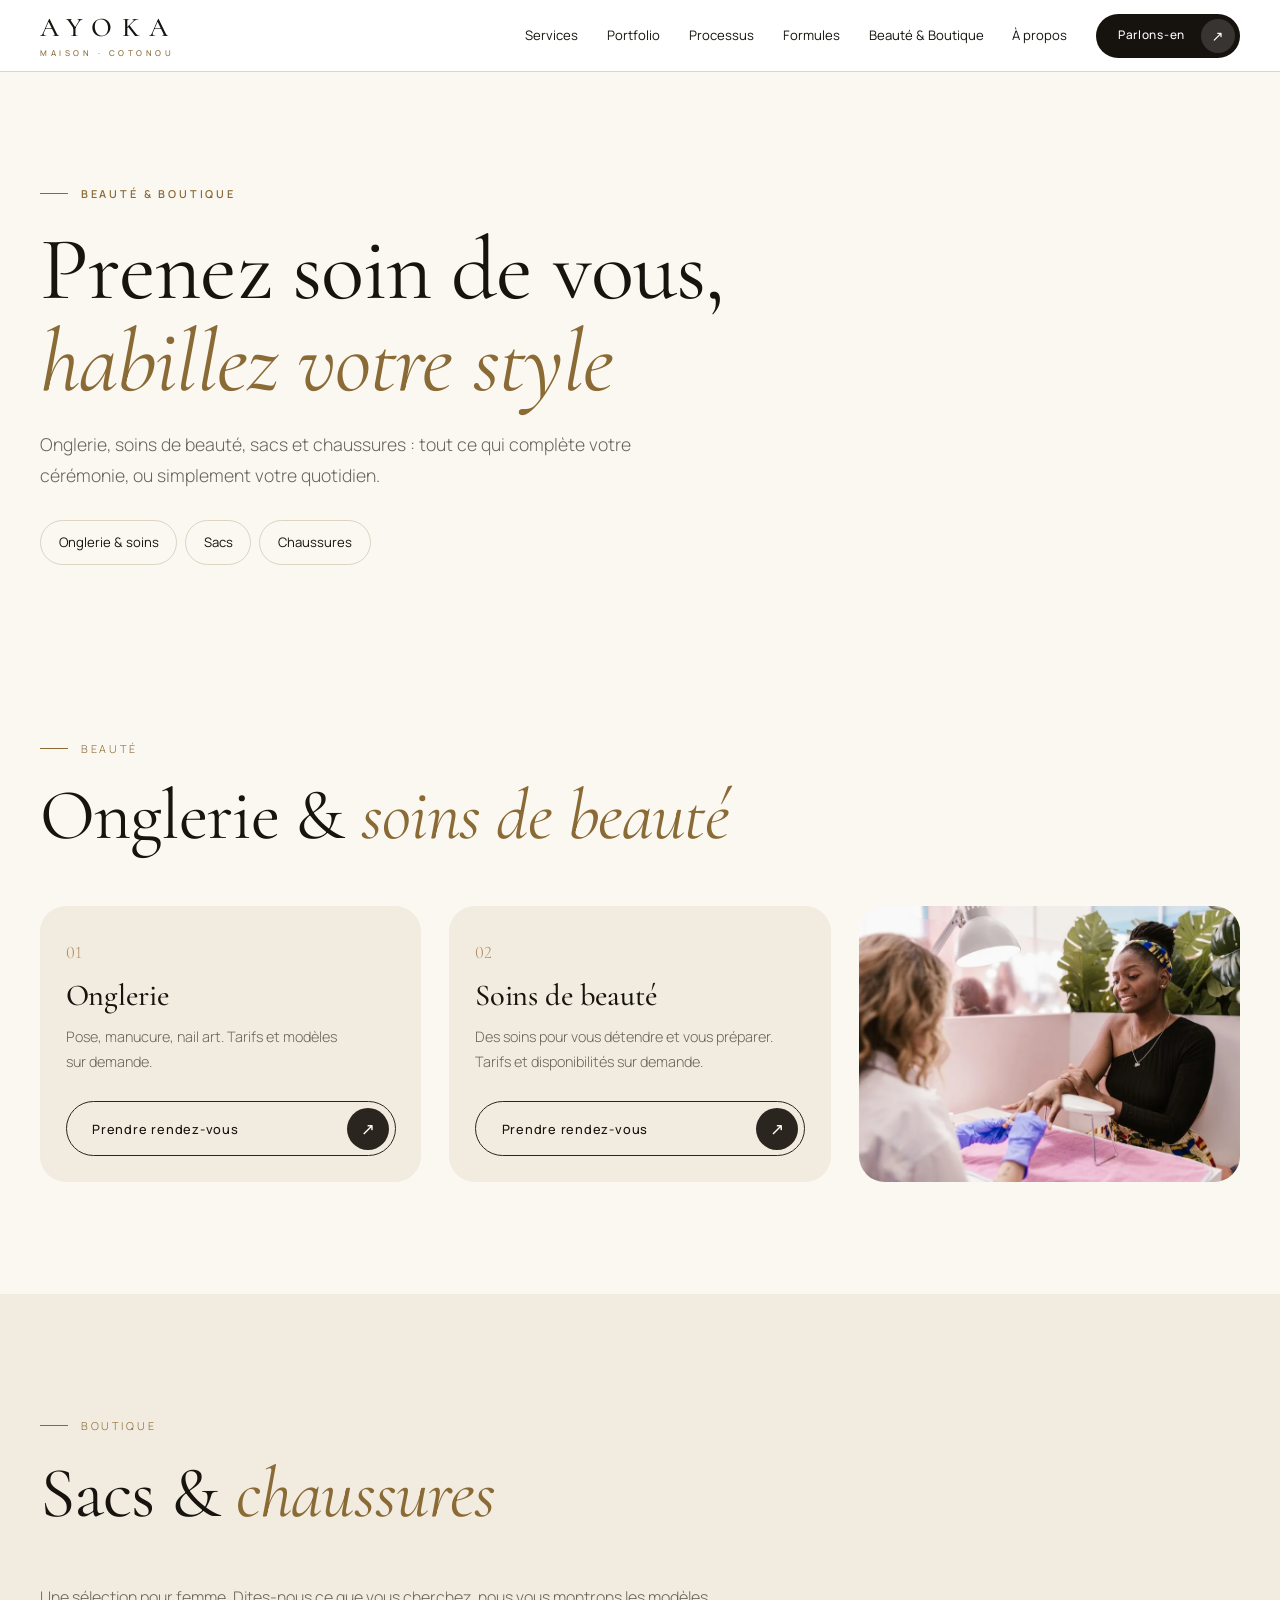
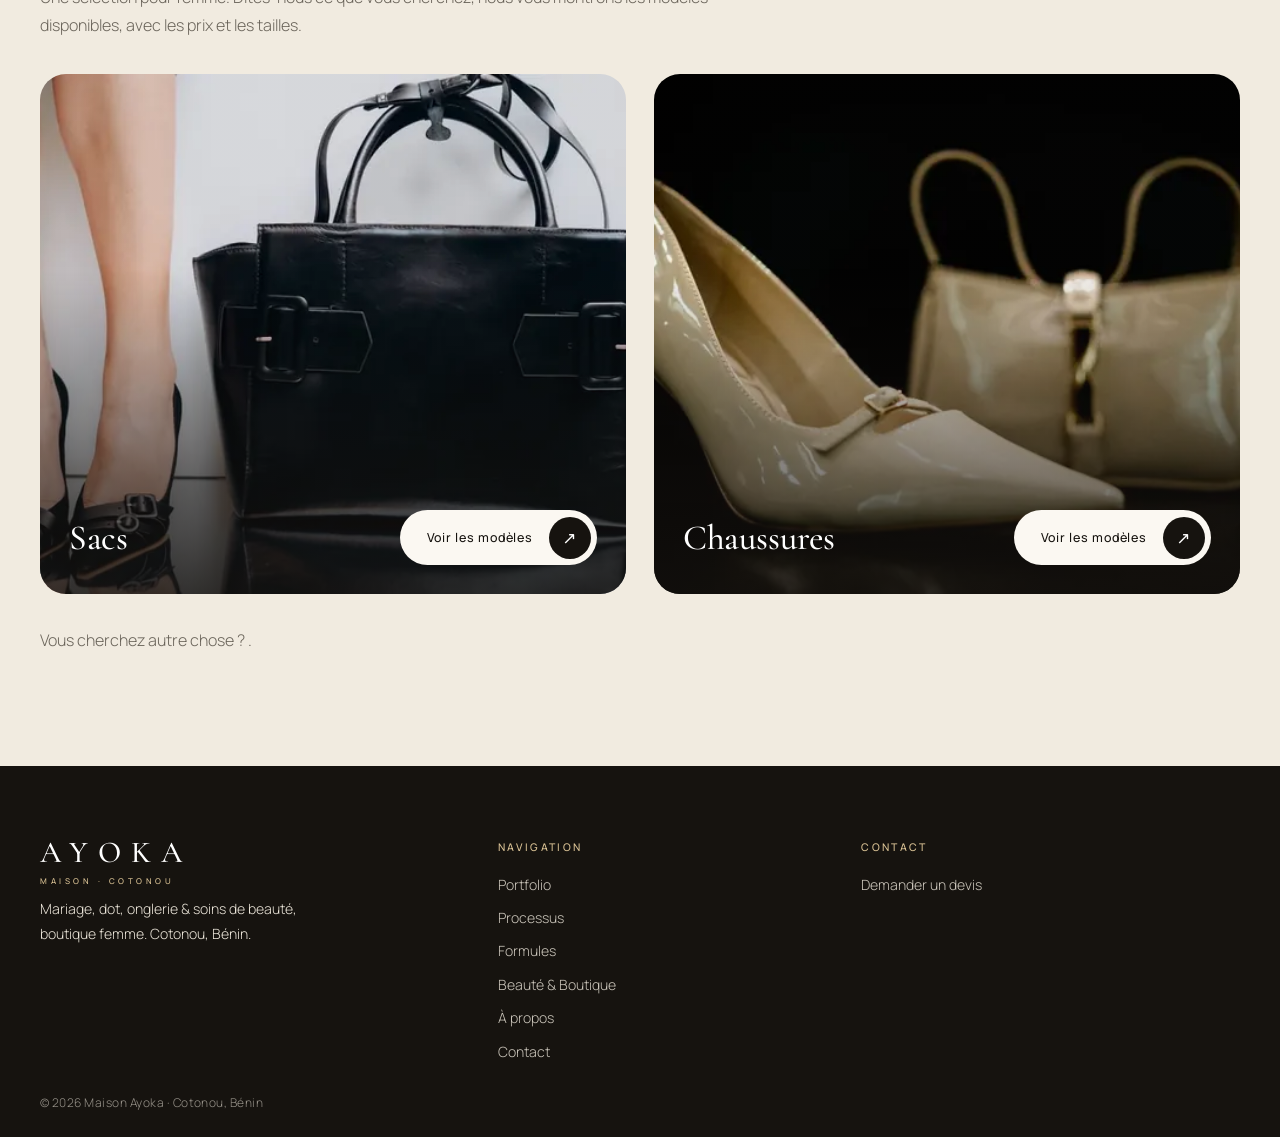
<file: boutique.html>
<!doctype html>
<html lang="fr"><head><meta charset="utf-8"><meta name="viewport" content="width=device-width, initial-scale=1, viewport-fit=cover">
<title>Beauté & Boutique — Maison Ayoka</title>
<meta name="description" content="Onglerie, soins de beauté, sacs et chaussures pour femme chez Maison Ayoka à Cotonou. Réservation et commande par WhatsApp.">
<link rel="icon" href="favicon.svg" type="image/svg+xml">
<meta name="theme-color" content="#16130f">
<meta property="og:type" content="website">
<meta property="og:locale" content="fr_FR">
<meta property="og:site_name" content="Maison Ayoka">
<meta property="og:title" content="Beauté &amp; Boutique — Maison Ayoka">
<meta property="og:description" content="L'univers de la femme chez Maison Ayoka à Cotonou : prestations beauté et boutique, réservation par WhatsApp.">
<meta property="og:url" content="https://maison-ayoka.vercel.app/boutique.html">
<meta property="og:image" content="https://maison-ayoka.vercel.app/images/og.jpg">
<meta property="og:image:width" content="1200">
<meta property="og:image:height" content="630">
<meta name="twitter:card" content="summary_large_image">
<link rel="preconnect" href="https://fonts.googleapis.com"><link rel="preconnect" href="https://fonts.gstatic.com" crossorigin>
<link href="https://fonts.googleapis.com/css2?family=Cormorant+Garamond:ital,wght@0,400;0,500;1,400;1,500&family=Manrope:wght@300;400;500;600&display=swap" rel="stylesheet">
<link rel="stylesheet" href="styles.css"></head><body>
<header class="site-header">
  <div class="wrap bar">
    <a href="index.html#accueil" class="logo" aria-label="Maison Ayoka – accueil"><span class="wm"><b>AYOKA</b><small>Maison · Cotonou</small></span></a>
    <button class="menu-btn" aria-expanded="false" aria-controls="nav" aria-label="Menu"><span></span><span></span></button>
    <nav id="nav" aria-label="Navigation principale">
      <a href="index.html#services">Services</a>
      <a href="portfolio.html">Portfolio</a>
      <a href="processus.html">Processus</a>
      <a href="index.html#formules">Formules</a>
      <a href="boutique.html">Beauté &amp;&nbsp;Boutique</a>
      <a href="index.html#apropos">À propos</a>
      <a href="index.html#contact" class="pill"><span>Parlons-en</span><i>↗</i></a>
    </nav>
  </div>
</header>
<main>
<section class="page-head">
  <div class="wrap">
    <p class="eyebrow">Beauté &amp; Boutique</p>
    <h1>Prenez soin de vous, <em>habillez votre style</em></h1>
    <p class="lead-dark">Onglerie, soins de beauté, sacs et chaussures : tout ce qui complète votre cérémonie, ou simplement votre quotidien.</p>
    <nav class="jump" aria-label="Aller à">
      <a href="#beaute">Onglerie &amp; soins</a><a href="#boutique">Sacs</a><a href="#boutique">Chaussures</a>
    </nav>
  </div>
</section>

<section class="section tight" id="beaute">
  <div class="wrap">
    <div class="head-row"><div><p class="eyebrow">Beauté</p><h2>Onglerie &amp; <em>soins de beauté</em></h2></div></div>
    <div class="grid g3 bgrid">
      <article class="bcard">
        <span class="bn">01</span>
        <h3>Onglerie</h3>
        <p>Pose, manucure, nail art. Tarifs et modèles sur demande.</p>
        <a href="https://wa.me/00000000000?text=Bonjour%2C%20je%20souhaite%20prendre%20rendez-vous%20pour%20l%27onglerie." class="pill outline" target="_blank" rel="noopener"><span>Prendre rendez-vous</span><i>↗</i></a>
      </article>
      <article class="bcard">
        <span class="bn">02</span>
        <h3>Soins de beauté</h3>
        <p>Des soins pour vous détendre et vous préparer. Tarifs et disponibilités sur demande.</p>
        <a href="https://wa.me/00000000000?text=Bonjour%2C%20je%20souhaite%20en%20savoir%20plus%20sur%20les%20soins%20de%20beaut%C3%A9." class="pill outline" target="_blank" rel="noopener"><span>Prendre rendez-vous</span><i>↗</i></a>
      </article>
      <article class="bcard bimg">
        <img src="images/svc-beaute.webp" alt="Cliente souriante pendant une manucure" loading="lazy" decoding="async">
      </article>
    </div>
  </div>
</section>

<section class="section tight dark-ivory" id="boutique">
  <div class="wrap">
    <div class="head-row"><div><p class="eyebrow">Boutique</p><h2>Sacs &amp; <em>chaussures</em></h2></div></div>
    <p class="shop-intro">Une sélection pour femme. Dites-nous ce que vous cherchez, nous vous montrons les modèles disponibles, avec les prix et les tailles.</p>
    <div class="grid g2 shopgrid">
      <article class="shopcard">
        <img src="images/boutique-sacs.webp" srcset="images/boutique-sacs-640.webp 640w, images/boutique-sacs.webp 1200w" sizes="(max-width:700px) 100vw, 50vw" alt="Sac à main en cuir noir" loading="lazy" decoding="async">
        <div class="sc-cap"><h3>Sacs</h3><a href="https://wa.me/00000000000?text=Bonjour%2C%20je%20souhaite%20voir%20les%20mod%C3%A8les%20de%20sacs%20disponibles." class="pill light" target="_blank" rel="noopener"><span>Voir les modèles</span><i>↗</i></a></div>
      </article>
      <article class="shopcard">
        <img src="images/boutique-chaussures.webp" srcset="images/boutique-chaussures-640.webp 640w, images/boutique-chaussures.webp 900w" sizes="(max-width:700px) 100vw, 50vw" alt="Escarpins et sac à main" loading="lazy" decoding="async">
        <div class="sc-cap"><h3>Chaussures</h3><a href="https://wa.me/00000000000?text=Bonjour%2C%20je%20souhaite%20voir%20les%20mod%C3%A8les%20de%20chaussures%20disponibles." class="pill light" target="_blank" rel="noopener"><span>Voir les modèles</span><i>↗</i></a></div>
      </article>
    </div>
    <p class="shop-note">Vous cherchez autre chose ? <a href="https://wa.me/00000000000?text=Bonjour%2C%20je%20cherche%20un%20article%20pour%20femme." target="_blank" rel="noopener">Écrivez-nous sur WhatsApp</a>.</p>
  </div>
</section>
</main>
<footer class="site-footer">
  <div class="wrap grid g3 foot">
    <div>
      <a href="index.html#accueil" class="foot-brand" aria-label="Maison Ayoka – accueil"><span class="wm wm-l"><b>AYOKA</b><small>Maison · Cotonou</small></span></a>
      <p>Mariage, dot, onglerie &amp; soins de beauté, boutique femme. Cotonou, Bénin.</p>
      
    </div>
    <div>
      <h4>Navigation</h4>
      <a href="portfolio.html">Portfolio</a><a href="processus.html">Processus</a><a href="index.html#formules">Formules</a><a href="boutique.html">Beauté &amp;&nbsp;Boutique</a><a href="index.html#apropos">À propos</a><a href="index.html#contact">Contact</a>
    </div>
    <div>
      <h4>Contact</h4>
      <a href="index.html#contact">Demander un devis</a>
    </div>
  </div>
  <div class="wrap"><p class="legal">© 2026 Maison Ayoka · Cotonou, Bénin</p></div>
</footer>
<a href="https://wa.me/00000000000?text=Bonjour%2C%20j%27aimerais%20discuter%20d%27un%20projet%20de%20" class="fab" target="_blank" rel="noopener" aria-label="Écrire sur WhatsApp"><svg viewBox="0 0 24 24" aria-hidden="true"><path d="M17.472 14.382c-.297-.149-1.758-.867-2.03-.967-.273-.099-.471-.148-.67.15-.197.297-.767.966-.94 1.164-.173.199-.347.223-.644.075-.297-.15-1.255-.463-2.39-1.475-.883-.788-1.48-1.761-1.653-2.059-.173-.297-.018-.458.13-.606.134-.133.298-.347.446-.52.149-.174.198-.298.298-.497.099-.198.05-.371-.025-.52-.075-.149-.669-1.612-.916-2.207-.242-.579-.487-.5-.669-.51-.173-.008-.371-.01-.57-.01-.198 0-.52.074-.792.372-.272.297-1.04 1.016-1.04 2.479 0 1.462 1.065 2.875 1.213 3.074.149.198 2.096 3.2 5.077 4.487.709.306 1.262.489 1.694.625.712.227 1.36.195 1.871.118.571-.085 1.758-.719 2.006-1.413.248-.694.248-1.289.173-1.413-.074-.124-.272-.198-.57-.347m-5.421 7.403h-.004a9.87 9.87 0 01-5.031-1.378l-.361-.214-3.741.982.998-3.648-.235-.374a9.86 9.86 0 01-1.51-5.26c.001-5.45 4.436-9.884 9.888-9.884 2.64 0 5.122 1.03 6.988 2.898a9.825 9.825 0 012.893 6.994c-.003 5.45-4.437 9.884-9.885 9.884m8.413-18.297A11.815 11.815 0 0012.05 0C5.495 0 .16 5.335.157 11.892c0 2.096.547 4.142 1.588 5.945L.057 24l6.305-1.654a11.882 11.882 0 005.683 1.448h.005c6.554 0 11.89-5.335 11.893-11.893a11.821 11.821 0 00-3.48-8.413Z"/></svg></a>
<script src="menu.js" defer></script>
</body></html>
</file>
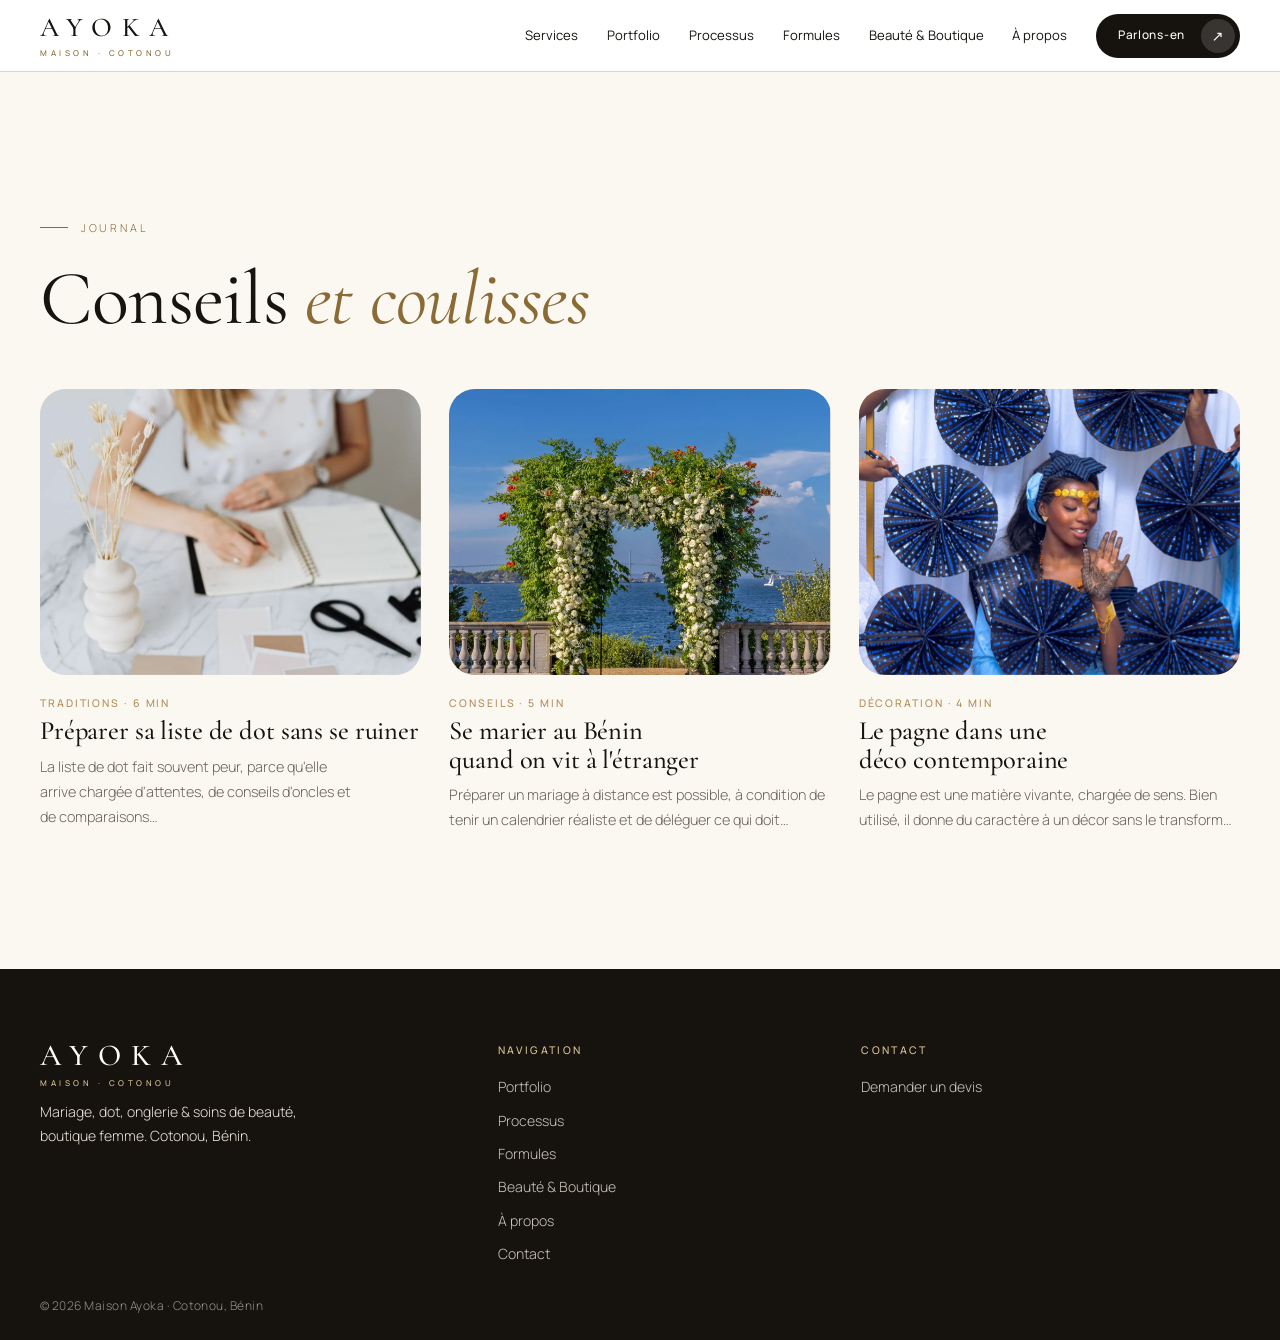
<file: journal.html>
<!doctype html>
<html lang="fr"><head><meta charset="utf-8"><meta name="viewport" content="width=device-width, initial-scale=1, viewport-fit=cover">
<title>Journal – Maison Ayoka</title>
<meta name="description" content="Conseils et coulisses pour préparer votre dot et votre mariage au Bénin.">
<link rel="icon" href="favicon.svg" type="image/svg+xml">
<meta name="theme-color" content="#16130f">
<meta property="og:type" content="website">
<meta property="og:locale" content="fr_FR">
<meta property="og:site_name" content="Maison Ayoka">
<meta property="og:title" content="Journal – Maison Ayoka">
<meta property="og:description" content="Conseils et coulisses pour préparer votre dot et votre mariage au Bénin.">
<meta property="og:url" content="https://maison-ayoka.vercel.app/journal.html">
<meta property="og:image" content="https://maison-ayoka.vercel.app/images/og.jpg">
<meta property="og:image:width" content="1200">
<meta property="og:image:height" content="630">
<meta name="twitter:card" content="summary_large_image">
<meta name="robots" content="noindex">
<link rel="preconnect" href="https://fonts.googleapis.com"><link rel="preconnect" href="https://fonts.gstatic.com" crossorigin>
<link href="https://fonts.googleapis.com/css2?family=Cormorant+Garamond:ital,wght@0,400;0,500;1,400;1,500&family=Manrope:wght@300;400;500;600&display=swap" rel="stylesheet">
<link rel="stylesheet" href="styles.css"></head><body>
<header class="site-header">
  <div class="wrap bar">
    <a href="index.html#accueil" class="logo" aria-label="Maison Ayoka – accueil"><span class="wm"><b>AYOKA</b><small>Maison · Cotonou</small></span></a>
    <button class="menu-btn" aria-expanded="false" aria-controls="nav" aria-label="Menu"><span></span><span></span></button>
    <nav id="nav" aria-label="Navigation principale">
      <a href="index.html#services">Services</a>
      <a href="portfolio.html">Portfolio</a>
      <a href="processus.html">Processus</a>
      <a href="index.html#formules">Formules</a>
      <a href="boutique.html">Beauté &amp;&nbsp;Boutique</a>
      <a href="index.html#apropos">À propos</a>
      <a href="index.html#contact" class="pill"><span>Parlons-en</span><i>↗</i></a>
    </nav>
  </div>
</header>
<main><section class="section"><div class="wrap"><p class="eyebrow">Journal</p><h1>Conseils <em>et coulisses</em></h1>
<div class="grid g3" style="margin-top:3rem"><a class="post" href="article-dot.html"><div class="media land"><img src="images/post-dot.webp" srcset="images/post-dot-640.webp 640w, images/post-dot.webp 1067w" sizes="100vw" alt="" loading="lazy" decoding="async"></div><p class="meta">Traditions · 6 min</p><h3>Préparer sa liste de dot sans se ruiner</h3><p>La liste de dot fait souvent peur, parce qu'elle arrive chargée d'attentes, de conseils d'oncles et de comparaisons…</p></a>
<a class="post" href="article-diaspora.html"><div class="media land"><img src="images/post-diaspora.webp" srcset="images/post-diaspora-640.webp 640w, images/post-diaspora-1100.webp 1100w, images/post-diaspora.webp 1600w" sizes="100vw" alt="" loading="lazy" decoding="async"></div><p class="meta">Conseils · 5 min</p><h3>Se marier au Bénin quand on vit à l'étranger</h3><p>Préparer un mariage à distance est possible, à condition de tenir un calendrier réaliste et de déléguer ce qui doit…</p></a>
<a class="post" href="article-pagne.html"><div class="media land"><img src="images/post-pagne.webp" srcset="images/post-pagne-640.webp 640w, images/post-pagne.webp 1067w" sizes="100vw" alt="" loading="lazy" decoding="async"></div><p class="meta">Décoration · 4 min</p><h3>Le pagne dans une déco contemporaine</h3><p>Le pagne est une matière vivante, chargée de sens. Bien utilisé, il donne du caractère à un décor sans le transform…</p></a>
</div></div></section></main>
<footer class="site-footer">
  <div class="wrap grid g3 foot">
    <div>
      <a href="index.html#accueil" class="foot-brand" aria-label="Maison Ayoka – accueil"><span class="wm wm-l"><b>AYOKA</b><small>Maison · Cotonou</small></span></a>
      <p>Mariage, dot, onglerie &amp; soins de beauté, boutique femme. Cotonou, Bénin.</p>
      
    </div>
    <div>
      <h4>Navigation</h4>
      <a href="portfolio.html">Portfolio</a><a href="processus.html">Processus</a><a href="index.html#formules">Formules</a><a href="boutique.html">Beauté &amp;&nbsp;Boutique</a><a href="index.html#apropos">À propos</a><a href="index.html#contact">Contact</a>
    </div>
    <div>
      <h4>Contact</h4>
      <a href="index.html#contact">Demander un devis</a>
    </div>
  </div>
  <div class="wrap"><p class="legal">© 2026 Maison Ayoka · Cotonou, Bénin</p></div>
</footer><a href="https://wa.me/00000000000?text=Bonjour%2C%20j%27aimerais%20discuter%20d%27un%20projet%20de%20" class="fab" target="_blank" rel="noopener" aria-label="Écrire sur WhatsApp"><svg viewBox="0 0 24 24" aria-hidden="true"><path d="M17.472 14.382c-.297-.149-1.758-.867-2.03-.967-.273-.099-.471-.148-.67.15-.197.297-.767.966-.94 1.164-.173.199-.347.223-.644.075-.297-.15-1.255-.463-2.39-1.475-.883-.788-1.48-1.761-1.653-2.059-.173-.297-.018-.458.13-.606.134-.133.298-.347.446-.52.149-.174.198-.298.298-.497.099-.198.05-.371-.025-.52-.075-.149-.669-1.612-.916-2.207-.242-.579-.487-.5-.669-.51-.173-.008-.371-.01-.57-.01-.198 0-.52.074-.792.372-.272.297-1.04 1.016-1.04 2.479 0 1.462 1.065 2.875 1.213 3.074.149.198 2.096 3.2 5.077 4.487.709.306 1.262.489 1.694.625.712.227 1.36.195 1.871.118.571-.085 1.758-.719 2.006-1.413.248-.694.248-1.289.173-1.413-.074-.124-.272-.198-.57-.347m-5.421 7.403h-.004a9.87 9.87 0 01-5.031-1.378l-.361-.214-3.741.982.998-3.648-.235-.374a9.86 9.86 0 01-1.51-5.26c.001-5.45 4.436-9.884 9.888-9.884 2.64 0 5.122 1.03 6.988 2.898a9.825 9.825 0 012.893 6.994c-.003 5.45-4.437 9.884-9.885 9.884m8.413-18.297A11.815 11.815 0 0012.05 0C5.495 0 .16 5.335.157 11.892c0 2.096.547 4.142 1.588 5.945L.057 24l6.305-1.654a11.882 11.882 0 005.683 1.448h.005c6.554 0 11.89-5.335 11.893-11.893a11.821 11.821 0 00-3.48-8.413Z"/></svg></a>


<script src="menu.js" defer></script></body></html>
</file>
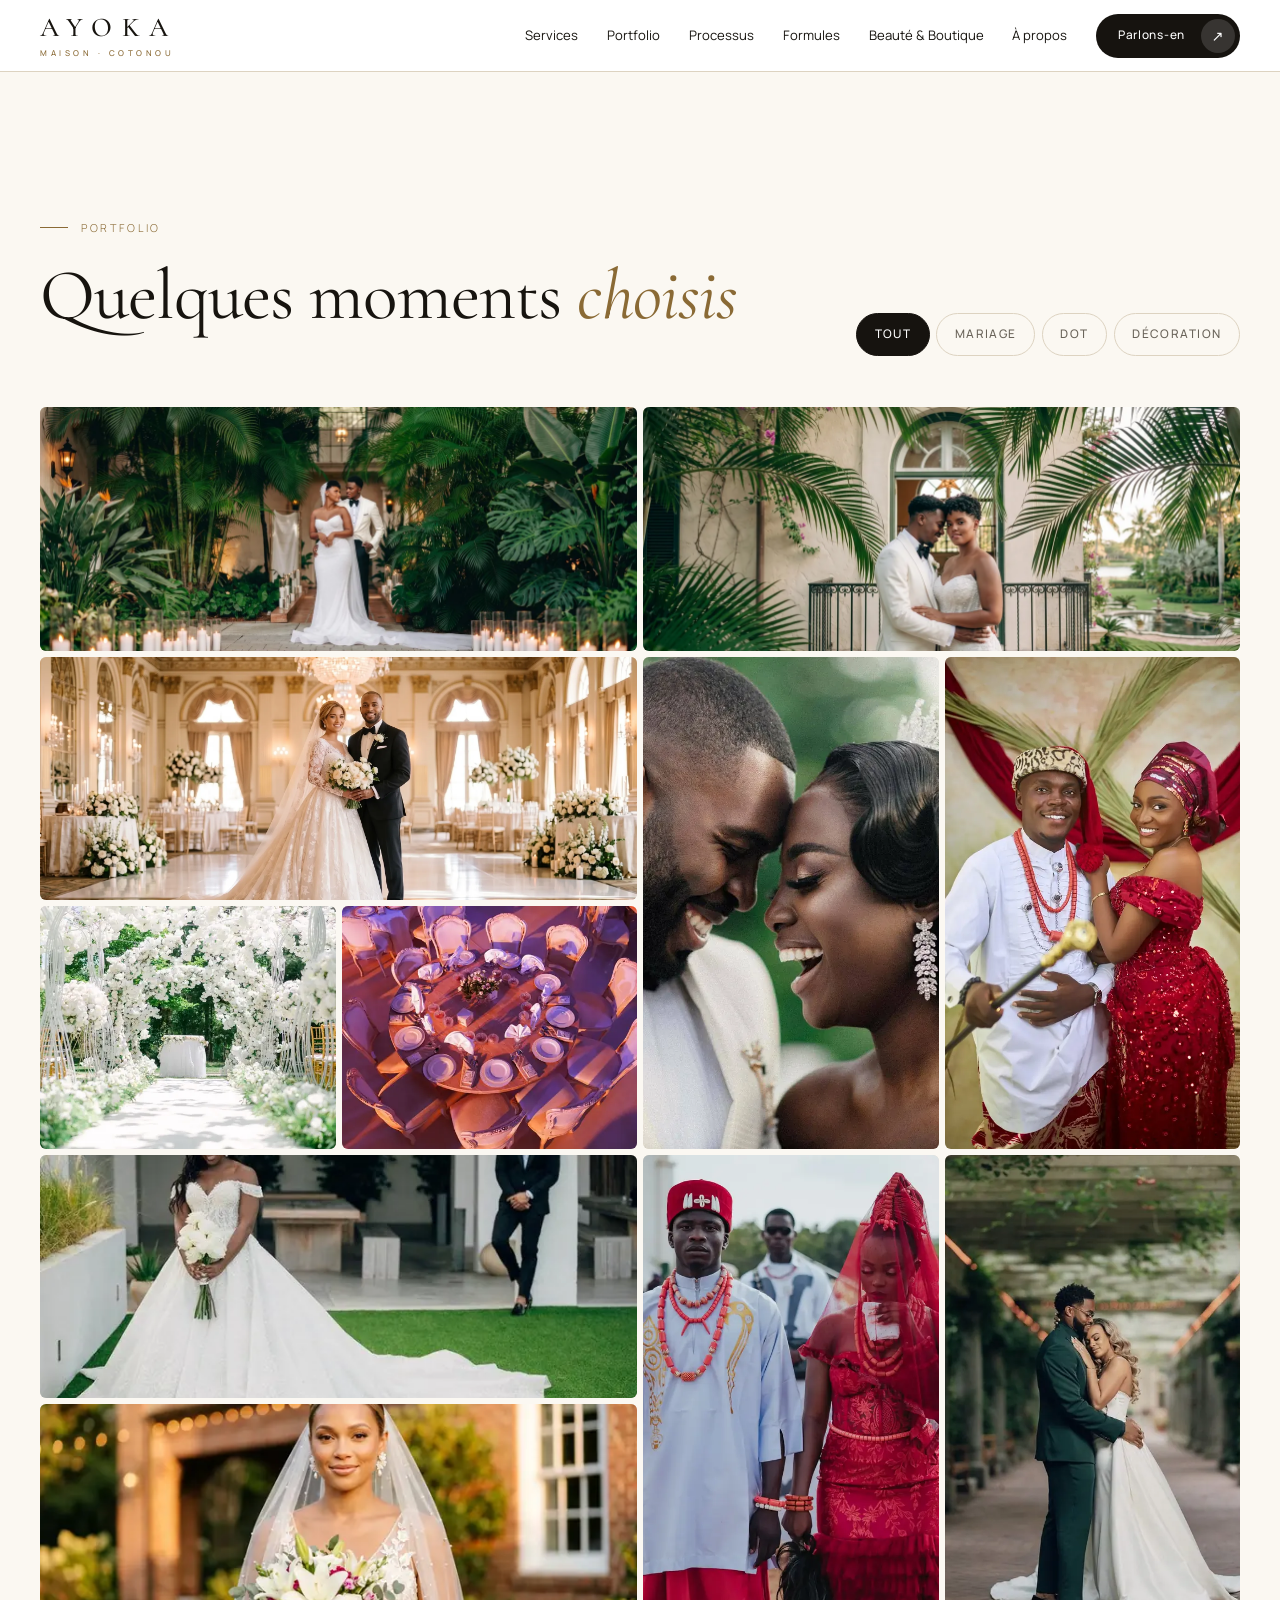
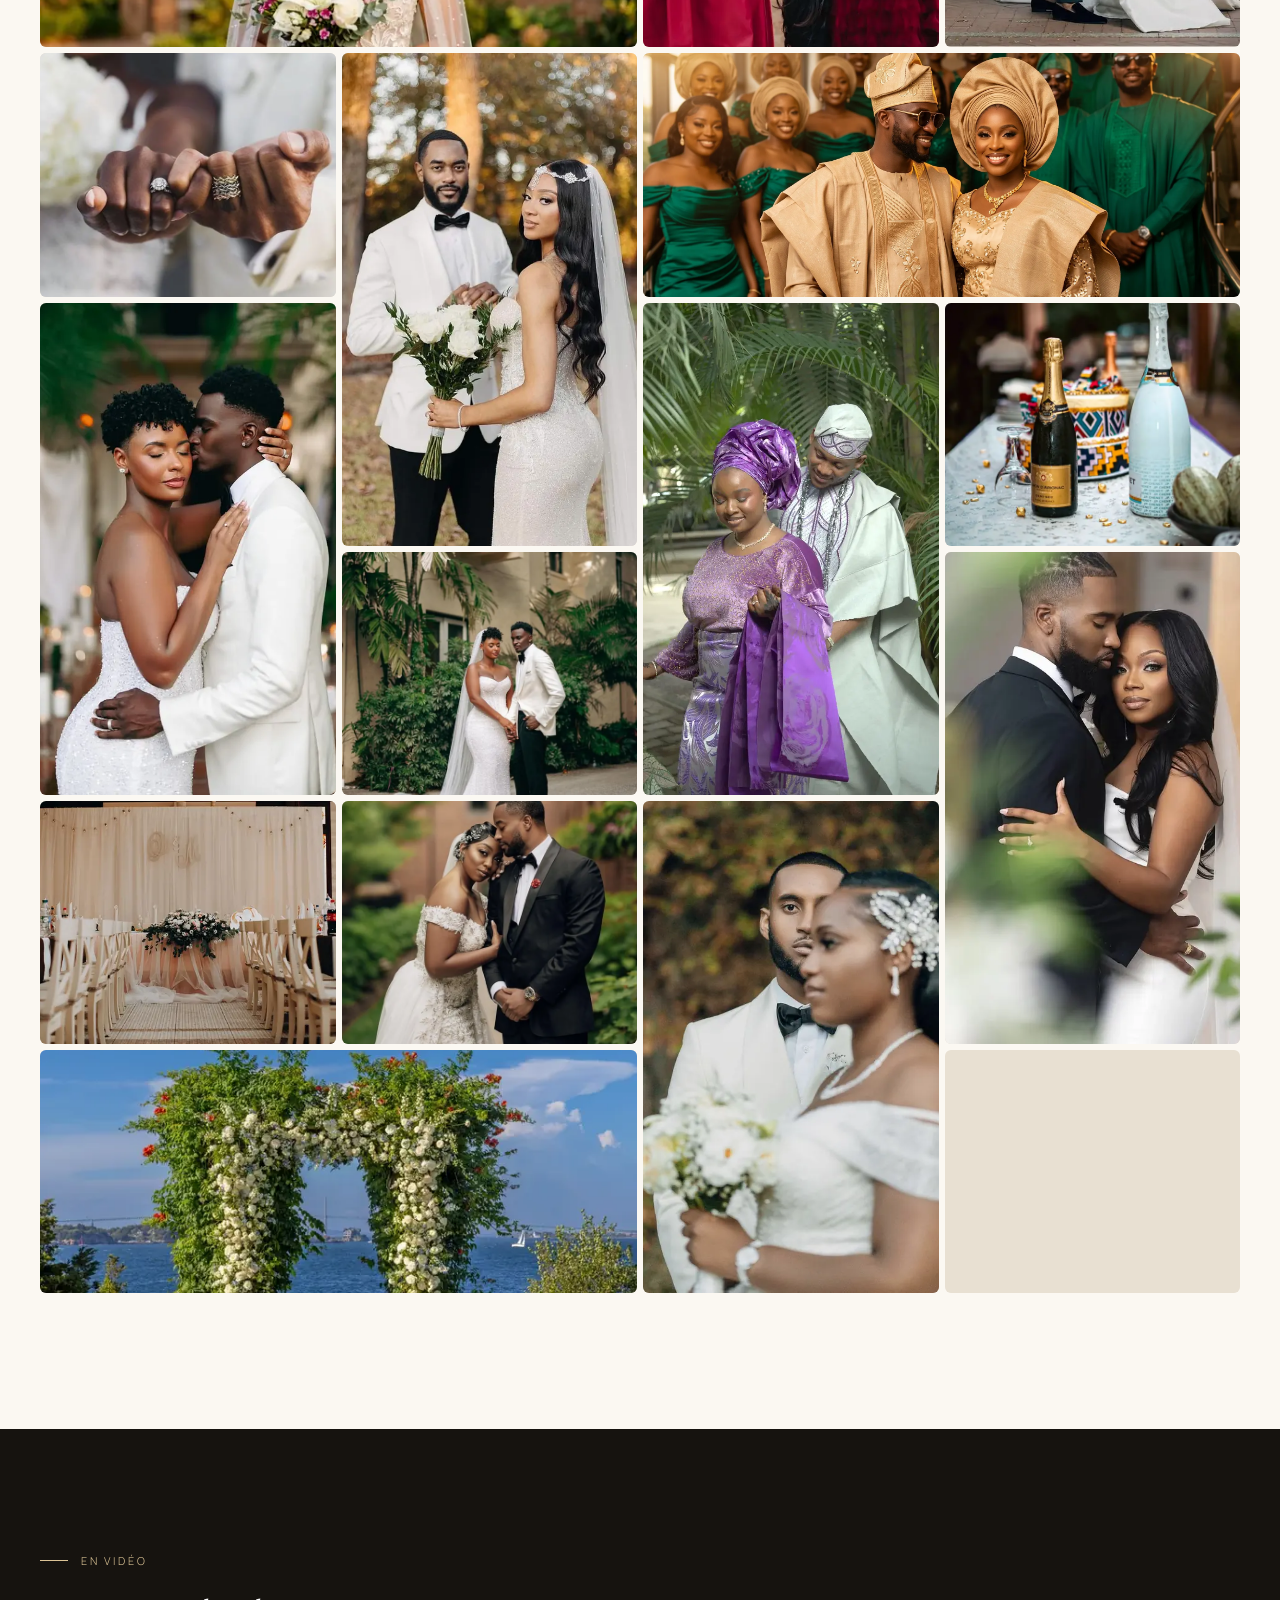
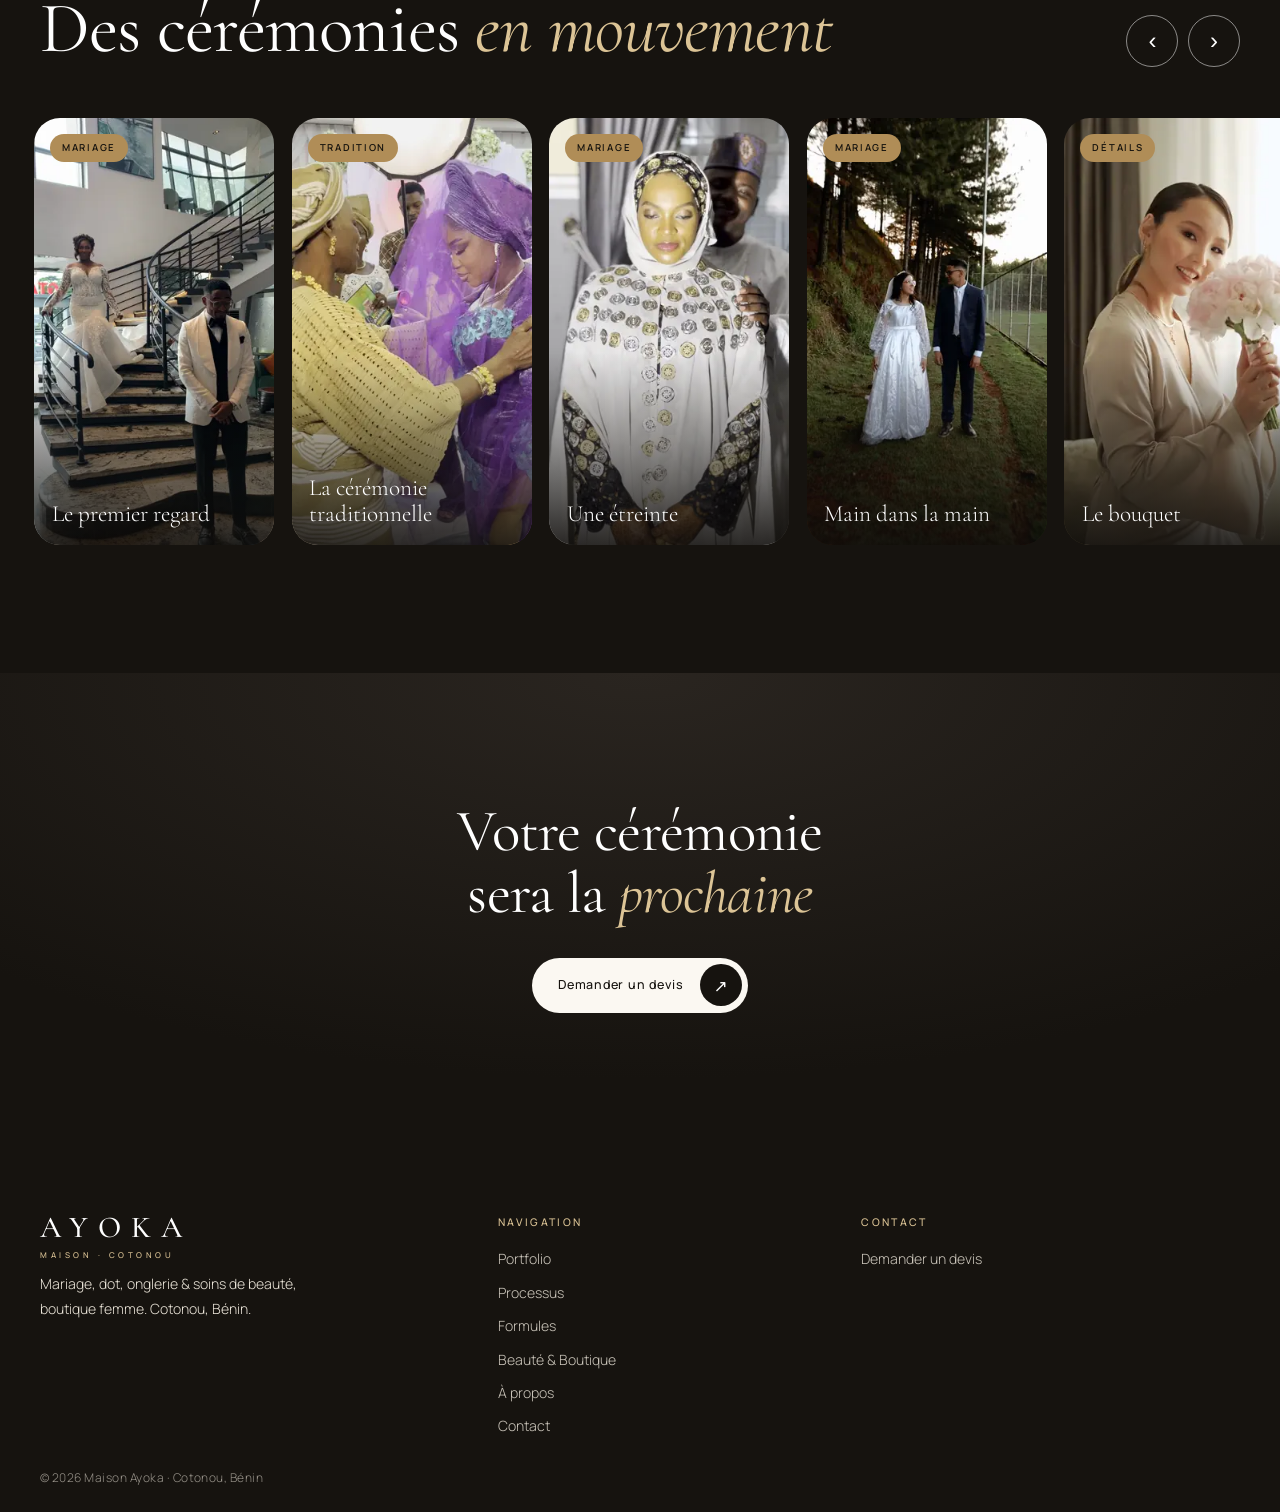
<file: portfolio.html>
<!doctype html>
<html lang="fr"><head><meta charset="utf-8"><meta name="viewport" content="width=device-width, initial-scale=1, viewport-fit=cover">
<title>Portfolio — Maison Ayoka, mariages, dots et cérémonies à Cotonou</title>
<meta name="description" content="Le portfolio de Maison Ayoka : mariages, dots et décorations de cérémonies à Cotonou, Bénin.">
<link rel="icon" href="favicon.svg" type="image/svg+xml">
<meta name="theme-color" content="#16130f">
<meta property="og:type" content="website">
<meta property="og:locale" content="fr_FR">
<meta property="og:site_name" content="Maison Ayoka">
<meta property="og:title" content="Portfolio — Maison Ayoka, mariages, dots et cérémonies à Cotonou">
<meta property="og:description" content="Le portfolio de Maison Ayoka : mariages, dots et décorations de cérémonies à Cotonou, Bénin.">
<meta property="og:url" content="https://maison-ayoka.vercel.app/portfolio.html">
<meta property="og:image" content="https://maison-ayoka.vercel.app/images/og.jpg">
<meta property="og:image:width" content="1200">
<meta property="og:image:height" content="630">
<meta name="twitter:card" content="summary_large_image">
<link rel="preconnect" href="https://fonts.googleapis.com"><link rel="preconnect" href="https://fonts.gstatic.com" crossorigin>
<link href="https://fonts.googleapis.com/css2?family=Cormorant+Garamond:ital,wght@0,400;0,500;1,400;1,500&family=Manrope:wght@300;400;500;600&display=swap" rel="stylesheet">
<link rel="stylesheet" href="styles.css"></head><body>
<header class="site-header">
  <div class="wrap bar">
    <a href="index.html#accueil" class="logo" aria-label="Maison Ayoka – accueil"><span class="wm"><b>AYOKA</b><small>Maison · Cotonou</small></span></a>
    <button class="menu-btn" aria-expanded="false" aria-controls="nav" aria-label="Menu"><span></span><span></span></button>
    <nav id="nav" aria-label="Navigation principale">
      <a href="index.html#services">Services</a>
      <a href="portfolio.html">Portfolio</a>
      <a href="processus.html">Processus</a>
      <a href="index.html#formules">Formules</a>
      <a href="boutique.html">Beauté &amp;&nbsp;Boutique</a>
      <a href="index.html#apropos">À propos</a>
      <a href="index.html#contact" class="pill"><span>Parlons-en</span><i>↗</i></a>
    </nav>
  </div>
</header>
<main>
<section class="section" id="portfolio">
  <div class="wrap">
    <div class="head-row">
      <div><p class="eyebrow">Portfolio</p><h1 class="h2">Quelques moments <em>choisis</em></h1></div>
      <div class="chips" role="tablist" aria-label="Filtrer les photos">
        <button class="on" data-f="all">Tout</button><button data-f="Mariage">Mariage</button><button data-f="Dot">Dot</button><button data-f="Décoration">Décoration</button>
      </div>
    </div>
    <div class="pf-grid">
            <figure class="pf w2" data-cat="Mariage"><button type="button" data-full="images/hw-1-2200.webp" data-mid="images/hw-1-1200.webp" data-cap="Le couple entre palmiers et bougies" aria-label="Agrandir : Le couple entre palmiers et bougies"><img src="images/hw-1-1200.webp" srcset="images/hw-1-1200.webp 1200w, images/hw-1-2200.webp 2200w" sizes="(max-width:700px) 100vw, 50vw" alt="Le couple entre palmiers et bougies" loading="lazy" decoding="async"></button></figure>
      <figure class="pf w2" data-cat="Mariage"><button type="button" data-full="images/hw-2-2200.webp" data-mid="images/hw-2-1200.webp" data-cap="Deux visages, front contre front" aria-label="Agrandir : Deux visages, front contre front"><img src="images/hw-2-1200.webp" srcset="images/hw-2-1200.webp 1200w, images/hw-2-2200.webp 2200w" sizes="(max-width:700px) 100vw, 50vw" alt="Deux visages, front contre front" loading="lazy" decoding="async"></button></figure>
<figure class="pf w2" data-cat="Mariage"><button type="button" data-full="images/hero-1.webp" data-cap="Le couple dans la salle de bal" aria-label="Agrandir : Le couple dans la salle de bal"><img src="images/hero-1.webp" srcset="images/hero-1.webp 2200w" sizes="(max-width:700px) 100vw, 50vw" alt="Le couple dans la salle de bal" loading="lazy" decoding="async"></button></figure>
      <figure class="pf t2" data-cat="Mariage"><button type="button" data-full="images/pf-rire.webp" data-cap="Fous rires, front contre front" aria-label="Agrandir : Fous rires, front contre front"><img src="images/pf-rire.webp" srcset="images/pf-rire-640.webp 640w, images/pf-rire.webp 1080w" sizes="(max-width:700px) 50vw, 25vw" alt="Fous rires, front contre front" loading="lazy" decoding="async"></button></figure>
      <figure class="pf t2" data-cat="Dot"><button type="button" data-full="images/dot-main.webp" data-cap="Couple en tenues traditionnelles rouges et blanches" aria-label="Agrandir : Couple en tenues traditionnelles rouges et blanches"><img src="images/dot-main.webp" srcset="images/dot-main-640.webp 640w, images/dot-main.webp 1067w" sizes="(max-width:700px) 50vw, 25vw" alt="Couple en tenues traditionnelles rouges et blanches" loading="lazy" decoding="async"></button></figure>
      <figure class="pf " data-cat="Décoration"><button type="button" data-full="images/svc-partielle.webp" data-cap="Allée de fleurs blanches sous une arche" aria-label="Agrandir : Allée de fleurs blanches sous une arche"><img src="images/svc-partielle.webp" srcset="images/svc-partielle-640.webp 640w, images/svc-partielle-1100.webp 1100w, images/svc-partielle.webp 1600w" sizes="(max-width:700px) 50vw, 25vw" alt="Allée de fleurs blanches sous une arche" loading="lazy" decoding="async"></button></figure>
      <figure class="pf w2" data-cat="Mariage"><button type="button" data-full="images/pf-pelouse.webp" data-cap="La mariée et sa traîne sur la pelouse" aria-label="Agrandir : La mariée et sa traîne sur la pelouse"><img src="images/pf-pelouse.webp" srcset="images/pf-pelouse-640.webp 640w, images/pf-pelouse.webp 750w" sizes="(max-width:700px) 100vw, 50vw" alt="La mariée et sa traîne sur la pelouse" loading="lazy" decoding="async"></button></figure>
      <figure class="pf t2" data-cat="Dot"><button type="button" data-full="images/love-4.webp" data-cap="Couple en tenue rouge et blanche" aria-label="Agrandir : Couple en tenue rouge et blanche"><img src="images/love-4.webp" srcset="images/love-4-640.webp 640w, images/love-4.webp 1143w" sizes="(max-width:700px) 50vw, 25vw" alt="Couple en tenue rouge et blanche" loading="lazy" decoding="async"></button></figure>
      <figure class="pf t2" data-cat="Mariage"><button type="button" data-full="images/pf-pergola.webp" data-cap="Le couple sous la pergola, costume vert" aria-label="Agrandir : Le couple sous la pergola, costume vert"><img src="images/pf-pergola.webp" srcset="images/pf-pergola-640.webp 640w, images/pf-pergola.webp 828w" sizes="(max-width:700px) 50vw, 25vw" alt="Le couple sous la pergola, costume vert" loading="lazy" decoding="async"></button></figure>
      <figure class="pf " data-cat="Décoration"><button type="button" data-full="images/strip-6.webp" data-cap="Table de réception dressée" aria-label="Agrandir : Table de réception dressée"><img src="images/strip-6.webp" srcset="images/strip-6-640.webp 640w, images/strip-6-1100.webp 1100w, images/strip-6.webp 1400w" sizes="(max-width:700px) 50vw, 25vw" alt="Table de réception dressée" loading="lazy" decoding="async"></button></figure>
      <figure class="pf w2" data-cat="Mariage"><button type="button" data-full="images/svc-complete.webp" data-cap="Mariée au voile perlé" aria-label="Agrandir : Mariée au voile perlé"><img src="images/svc-complete.webp" srcset="images/svc-complete-640.webp 640w, images/svc-complete-1100.webp 1100w, images/svc-complete.webp 1800w" sizes="(max-width:700px) 100vw, 50vw" alt="Mariée au voile perlé" loading="lazy" decoding="async"></button></figure>
      <figure class="pf " data-cat="Mariage"><button type="button" data-full="images/pf-mains.webp" data-cap="Les mains, les alliances" aria-label="Agrandir : Les mains, les alliances"><img src="images/pf-mains.webp" srcset="images/pf-mains-640.webp 640w, images/pf-mains.webp 735w" sizes="(max-width:700px) 50vw, 25vw" alt="Les mains, les alliances" loading="lazy" decoding="async"></button></figure>
      <figure class="pf t2" data-cat="Mariage"><button type="button" data-full="images/pf-automne.webp" data-cap="Le couple en lumière d'automne" aria-label="Agrandir : Le couple en lumière d'automne"><img src="images/pf-automne.webp" srcset="images/pf-automne-640.webp 640w, images/pf-automne.webp 1080w" sizes="(max-width:700px) 50vw, 25vw" alt="Le couple en lumière d'automne" loading="lazy" decoding="async"></button></figure>
      <figure class="pf w2" data-cat="Dot"><button type="button" data-full="images/hero-3.webp" data-cap="Le couple en vert et or entouré de sa famille" aria-label="Agrandir : Le couple en vert et or entouré de sa famille"><img src="images/hero-3.webp" srcset="images/hero-3.webp 2200w" sizes="(max-width:700px) 100vw, 50vw" alt="Le couple en vert et or entouré de sa famille" loading="lazy" decoding="async"></button></figure>
      <figure class="pf t2" data-cat="Mariage"><button type="button" data-full="images/pf-bougies.webp" data-cap="Baiser aux bougies" aria-label="Agrandir : Baiser aux bougies"><img src="images/pf-bougies.webp" srcset="images/pf-bougies-640.webp 640w, images/pf-bougies.webp 736w" sizes="(max-width:700px) 50vw, 25vw" alt="Baiser aux bougies" loading="lazy" decoding="async"></button></figure>
      <figure class="pf t2" data-cat="Dot"><button type="button" data-full="images/love-1.webp" data-cap="Couple en tenues pourpres" aria-label="Agrandir : Couple en tenues pourpres"><img src="images/love-1.webp" srcset="images/love-1-640.webp 640w, images/love-1.webp 1067w" sizes="(max-width:700px) 50vw, 25vw" alt="Couple en tenues pourpres" loading="lazy" decoding="async"></button></figure>
      <figure class="pf " data-cat="Dot"><button type="button" data-full="images/dot-table.webp" data-cap="Table de cérémonie et tissu kenté" aria-label="Agrandir : Table de cérémonie et tissu kenté"><img src="images/dot-table.webp" srcset="images/dot-table-640.webp 640w, images/dot-table.webp 1067w" sizes="(max-width:700px) 50vw, 25vw" alt="Table de cérémonie et tissu kenté" loading="lazy" decoding="async"></button></figure>
      <figure class="pf " data-cat="Mariage"><button type="button" data-full="images/pf-palmiers.webp" data-cap="Entre les palmiers" aria-label="Agrandir : Entre les palmiers"><img src="images/pf-palmiers.webp" srcset="images/pf-palmiers-640.webp 640w, images/pf-palmiers.webp 736w" sizes="(max-width:700px) 50vw, 25vw" alt="Entre les palmiers" loading="lazy" decoding="async"></button></figure>
      <figure class="pf t2" data-cat="Mariage"><button type="button" data-full="images/pf-etreinte.webp" data-cap="Étreinte, costume noir" aria-label="Agrandir : Étreinte, costume noir"><img src="images/pf-etreinte.webp" srcset="images/pf-etreinte-640.webp 640w, images/pf-etreinte.webp 735w" sizes="(max-width:700px) 50vw, 25vw" alt="Étreinte, costume noir" loading="lazy" decoding="async"></button></figure>
      <figure class="pf " data-cat="Décoration"><button type="button" data-full="images/strip-5.webp" data-cap="Jardin préparé pour la réception" aria-label="Agrandir : Jardin préparé pour la réception"><img src="images/strip-5.webp" srcset="images/strip-5-640.webp 640w, images/strip-5-1100.webp 1100w, images/strip-5.webp 1400w" sizes="(max-width:700px) 50vw, 25vw" alt="Jardin préparé pour la réception" loading="lazy" decoding="async"></button></figure>
      <figure class="pf " data-cat="Mariage"><button type="button" data-full="images/pf-parc.webp" data-cap="Le couple dans le parc" aria-label="Agrandir : Le couple dans le parc"><img src="images/pf-parc.webp" srcset="images/pf-parc-640.webp 640w, images/pf-parc.webp 815w" sizes="(max-width:700px) 50vw, 25vw" alt="Le couple dans le parc" loading="lazy" decoding="async"></button></figure>
      <figure class="pf w2" data-cat="Décoration"><button type="button" data-full="images/post-diaspora.webp" data-cap="Arche fleurie face à la mer" aria-label="Agrandir : Arche fleurie face à la mer"><img src="images/post-diaspora.webp" srcset="images/post-diaspora-640.webp 640w, images/post-diaspora-1100.webp 1100w, images/post-diaspora.webp 1600w" sizes="(max-width:700px) 100vw, 50vw" alt="Arche fleurie face à la mer" loading="lazy" decoding="async"></button></figure>
      <figure class="pf t2" data-cat="Mariage"><button type="button" data-full="images/pf-regard.webp" data-cap="Le regard du marié" aria-label="Agrandir : Le regard du marié"><img src="images/pf-regard.webp" srcset="images/pf-regard-640.webp 640w, images/pf-regard.webp 960w" sizes="(max-width:700px) 50vw, 25vw" alt="Le regard du marié" loading="lazy" decoding="async"></button></figure>
      <figure class="pf " data-cat="Dot"><button type="button" data-full="images/svc-jourj.webp" data-cap="Couple en tenues rouges en extérieur" aria-label="Agrandir : Couple en tenues rouges en extérieur"><img src="images/svc-jourj.webp" srcset="images/svc-jourj-640.webp 640w, images/svc-jourj.webp 1067w" sizes="(max-width:700px) 50vw, 25vw" alt="Couple en tenues rouges en extérieur" loading="lazy" decoding="async"></button></figure>
    </div>
  </div>
</section>

<!-- ============ REELS ============ -->
<section class="section tight reels-sec" id="reels">
  <div class="wrap head-row">
    <div><p class="eyebrow">En vidéo</p><h2>Des cérémonies <em>en mouvement</em></h2></div>
    <div class="arrows" data-for=".reels">
      <button data-dir="-1" aria-label="Précédent">‹</button>
      <button data-dir="1" aria-label="Suivant">›</button>
    </div>
  </div>
  <div class="reels" tabindex="0" aria-label="Vidéos de nos événements">
      <button class="reel" data-src="videos/reel-1.mp4" data-title="Le premier regard" aria-label="Voir la vidéo : Le premier regard">
        <video muted loop playsinline preload="none" poster="videos/reel-1.webp" data-src="videos/reel-1.mp4"></video>
        <span class="tag">Mariage</span><span class="ttl">Le premier regard</span><span class="play" aria-hidden="true">▶</span>
      </button>
      <button class="reel" data-src="videos/reel-2.mp4" data-title="La cérémonie traditionnelle" aria-label="Voir la vidéo : La cérémonie traditionnelle">
        <video muted loop playsinline preload="none" poster="videos/reel-2.webp" data-src="videos/reel-2.mp4"></video>
        <span class="tag">Tradition</span><span class="ttl">La cérémonie traditionnelle</span><span class="play" aria-hidden="true">▶</span>
      </button>
      <button class="reel" data-src="videos/reel-3.mp4" data-title="Une étreinte" aria-label="Voir la vidéo : Une étreinte">
        <video muted loop playsinline preload="none" poster="videos/reel-3.webp" data-src="videos/reel-3.mp4"></video>
        <span class="tag">Mariage</span><span class="ttl">Une étreinte</span><span class="play" aria-hidden="true">▶</span>
      </button>
      <button class="reel" data-src="videos/reel-4.mp4" data-title="Main dans la main" aria-label="Voir la vidéo : Main dans la main">
        <video muted loop playsinline preload="none" poster="videos/reel-4.webp" data-src="videos/reel-4.mp4"></video>
        <span class="tag">Mariage</span><span class="ttl">Main dans la main</span><span class="play" aria-hidden="true">▶</span>
      </button>
      <button class="reel" data-src="videos/reel-5.mp4" data-title="Le bouquet" aria-label="Voir la vidéo : Le bouquet">
        <video muted loop playsinline preload="none" poster="videos/reel-5.webp" data-src="videos/reel-5.mp4"></video>
        <span class="tag">Détails</span><span class="ttl">Le bouquet</span><span class="play" aria-hidden="true">▶</span>
      </button>
      <button class="reel" data-src="videos/reel-6.mp4" data-title="Table dressée" aria-label="Voir la vidéo : Table dressée">
        <video muted loop playsinline preload="none" poster="videos/reel-6.webp" data-src="videos/reel-6.mp4"></video>
        <span class="tag">Décoration</span><span class="ttl">Table dressée</span><span class="play" aria-hidden="true">▶</span>
      </button>
      <button class="reel" data-src="videos/reel-7.mp4" data-title="Lumière de bougies" aria-label="Voir la vidéo : Lumière de bougies">
        <video muted loop playsinline preload="none" poster="videos/reel-7.webp" data-src="videos/reel-7.mp4"></video>
        <span class="tag">Décoration</span><span class="ttl">Lumière de bougies</span><span class="play" aria-hidden="true">▶</span>
      </button>
      <button class="reel" data-src="videos/reel-8.mp4" data-title="Les alliances" aria-label="Voir la vidéo : Les alliances">
        <video muted loop playsinline preload="none" poster="videos/reel-8.webp" data-src="videos/reel-8.mp4"></video>
        <span class="tag">Détails</span><span class="ttl">Les alliances</span><span class="play" aria-hidden="true">▶</span>
      </button>
  </div>
</section>

<dialog class="lightbox" aria-label="Lecteur vidéo">
  <button class="lb-close" aria-label="Fermer">×</button>
  <video controls playsinline loop></video>
  <p class="lb-title"></p>
</dialog>


<dialog class="lightbox pfbox" aria-label="Photo agrandie">
  <button class="lb-close" aria-label="Fermer">×</button>
  <button class="pf-nav prev" aria-label="Photo précédente">‹</button>
  <img alt="">
  <button class="pf-nav next" aria-label="Photo suivante">›</button>
  <p class="lb-title"></p>
</dialog>

<section class="cta cta-sm">
  <div class="cta-bg" aria-hidden="true"></div>
  <div class="wrap center">
    <h2>Votre cérémonie sera la <em>prochaine</em></h2>
    <div class="actions"><a href="index.html#contact" class="pill light"><span>Demander un devis</span><i>↗</i></a></div>
  </div>
</section>
</main>
<footer class="site-footer">
  <div class="wrap grid g3 foot">
    <div>
      <a href="index.html#accueil" class="foot-brand" aria-label="Maison Ayoka – accueil"><span class="wm wm-l"><b>AYOKA</b><small>Maison · Cotonou</small></span></a>
      <p>Mariage, dot, onglerie &amp; soins de beauté, boutique femme. Cotonou, Bénin.</p>
      
    </div>
    <div>
      <h4>Navigation</h4>
      <a href="portfolio.html">Portfolio</a><a href="processus.html">Processus</a><a href="index.html#formules">Formules</a><a href="boutique.html">Beauté &amp;&nbsp;Boutique</a><a href="index.html#apropos">À propos</a><a href="index.html#contact">Contact</a>
    </div>
    <div>
      <h4>Contact</h4>
      <a href="index.html#contact">Demander un devis</a>
    </div>
  </div>
  <div class="wrap"><p class="legal">© 2026 Maison Ayoka · Cotonou, Bénin</p></div>
</footer><a href="https://wa.me/00000000000?text=Bonjour%2C%20j%27aimerais%20discuter%20d%27un%20projet%20de%20" class="fab" target="_blank" rel="noopener" aria-label="Écrire sur WhatsApp"><svg viewBox="0 0 24 24" aria-hidden="true"><path d="M17.472 14.382c-.297-.149-1.758-.867-2.03-.967-.273-.099-.471-.148-.67.15-.197.297-.767.966-.94 1.164-.173.199-.347.223-.644.075-.297-.15-1.255-.463-2.39-1.475-.883-.788-1.48-1.761-1.653-2.059-.173-.297-.018-.458.13-.606.134-.133.298-.347.446-.52.149-.174.198-.298.298-.497.099-.198.05-.371-.025-.52-.075-.149-.669-1.612-.916-2.207-.242-.579-.487-.5-.669-.51-.173-.008-.371-.01-.57-.01-.198 0-.52.074-.792.372-.272.297-1.04 1.016-1.04 2.479 0 1.462 1.065 2.875 1.213 3.074.149.198 2.096 3.2 5.077 4.487.709.306 1.262.489 1.694.625.712.227 1.36.195 1.871.118.571-.085 1.758-.719 2.006-1.413.248-.694.248-1.289.173-1.413-.074-.124-.272-.198-.57-.347m-5.421 7.403h-.004a9.87 9.87 0 01-5.031-1.378l-.361-.214-3.741.982.998-3.648-.235-.374a9.86 9.86 0 01-1.51-5.26c.001-5.45 4.436-9.884 9.888-9.884 2.64 0 5.122 1.03 6.988 2.898a9.825 9.825 0 012.893 6.994c-.003 5.45-4.437 9.884-9.885 9.884m8.413-18.297A11.815 11.815 0 0012.05 0C5.495 0 .16 5.335.157 11.892c0 2.096.547 4.142 1.588 5.945L.057 24l6.305-1.654a11.882 11.882 0 005.683 1.448h.005c6.554 0 11.89-5.335 11.893-11.893a11.821 11.821 0 00-3.48-8.413Z"/></svg></a>


<script src="menu.js" defer></script>
<script src="portfolio.js"></script></body></html>
</file>
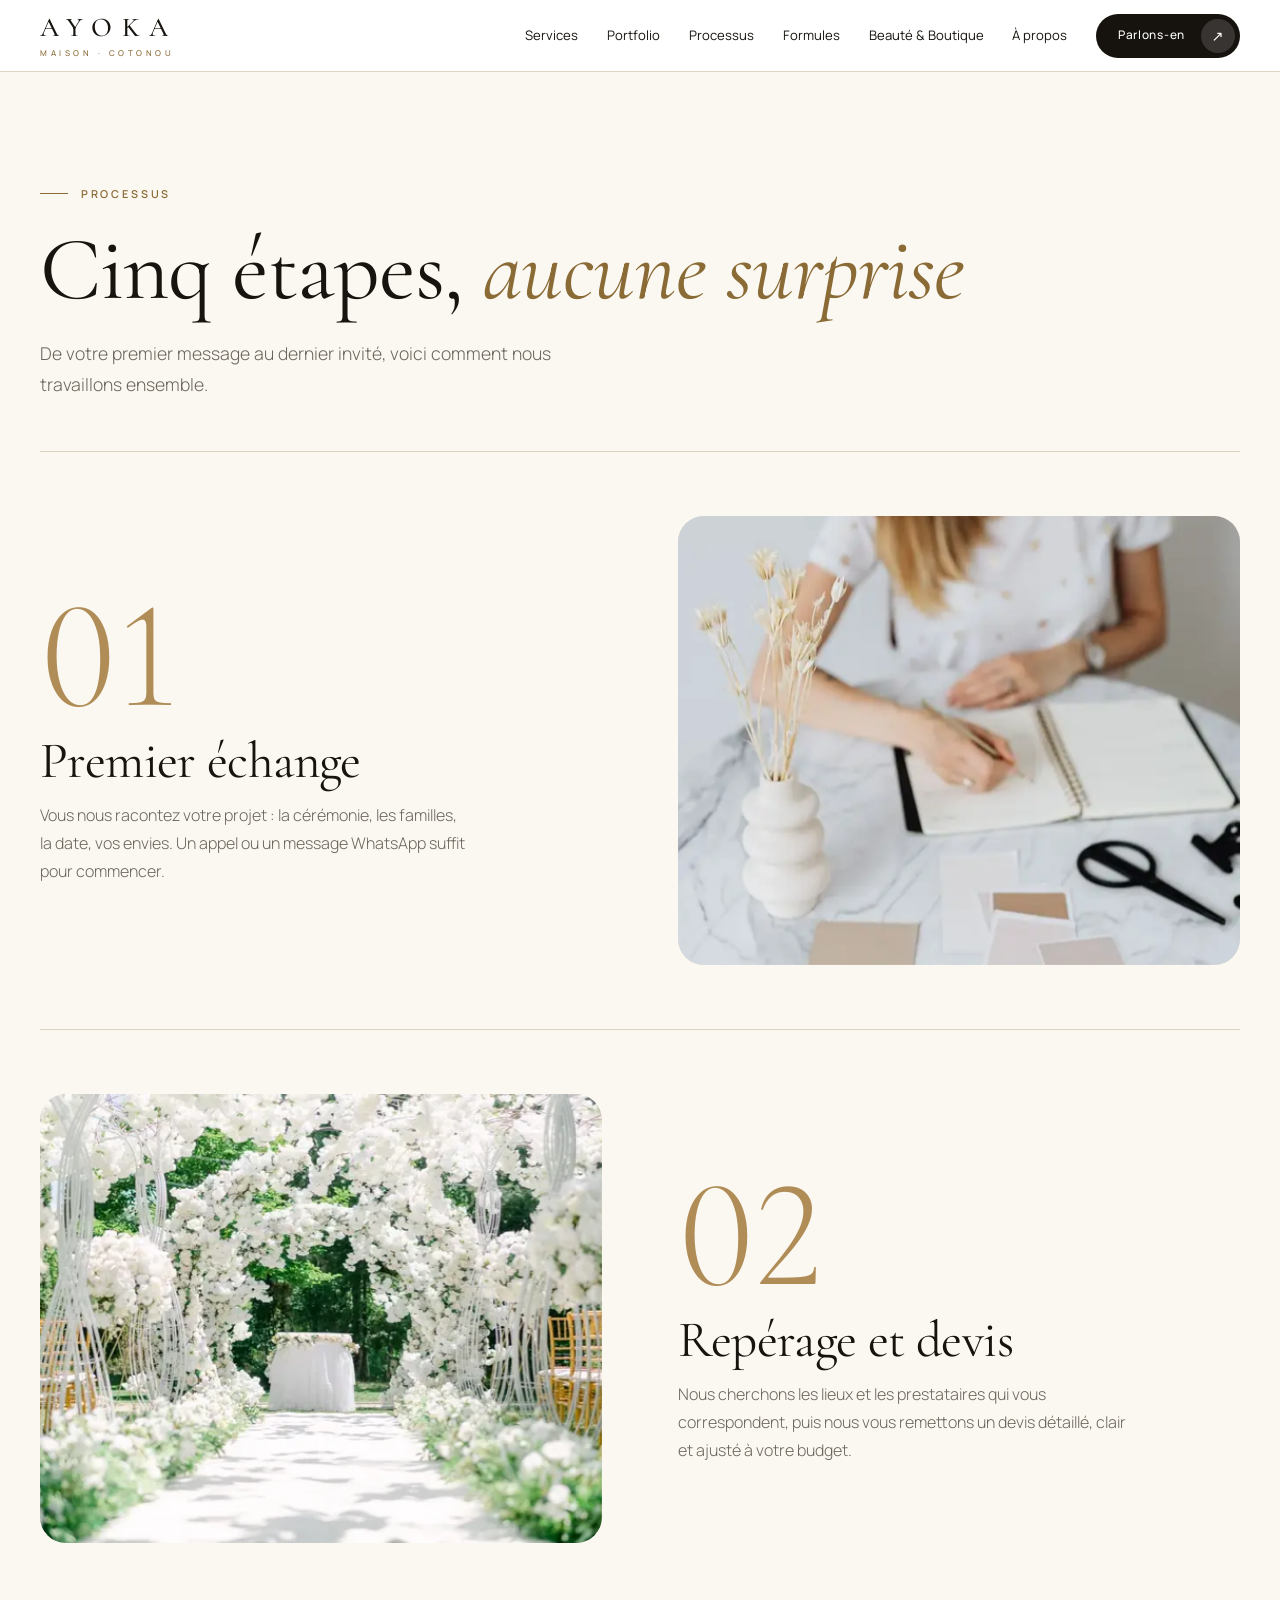
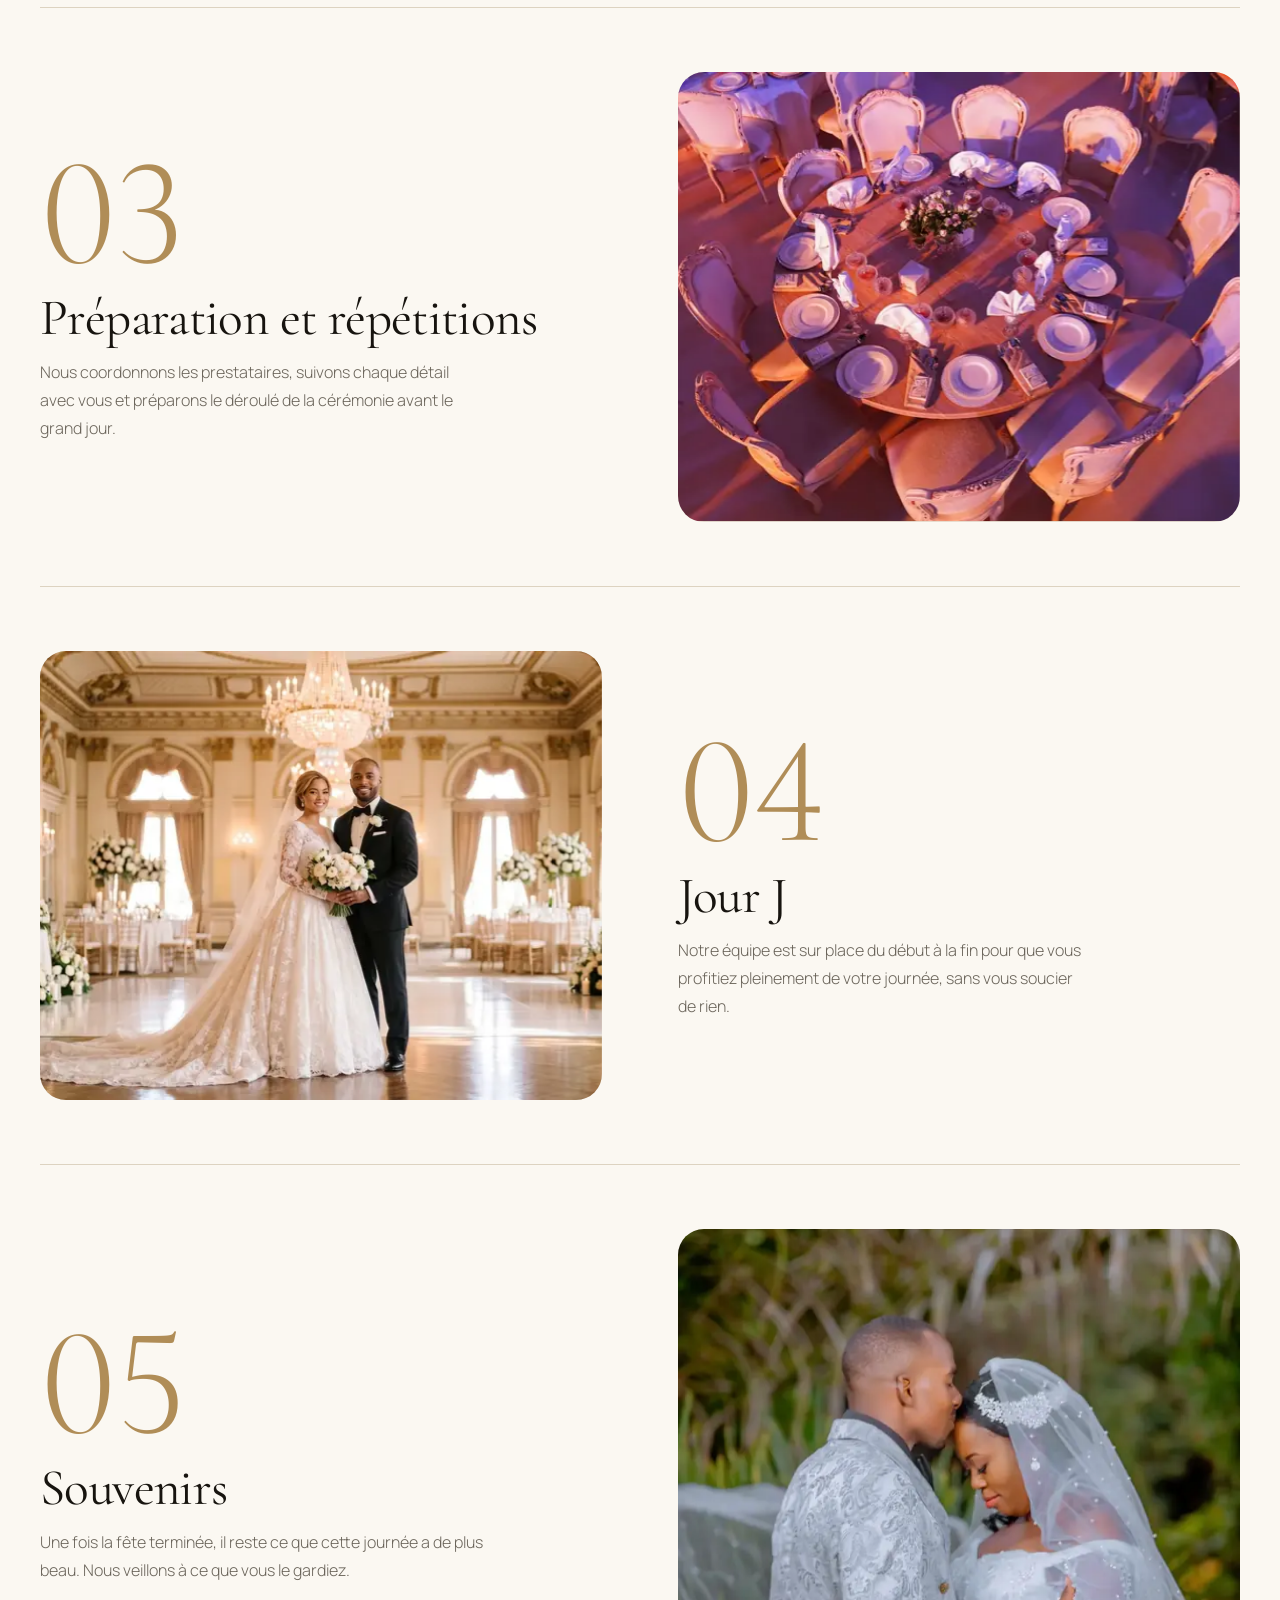
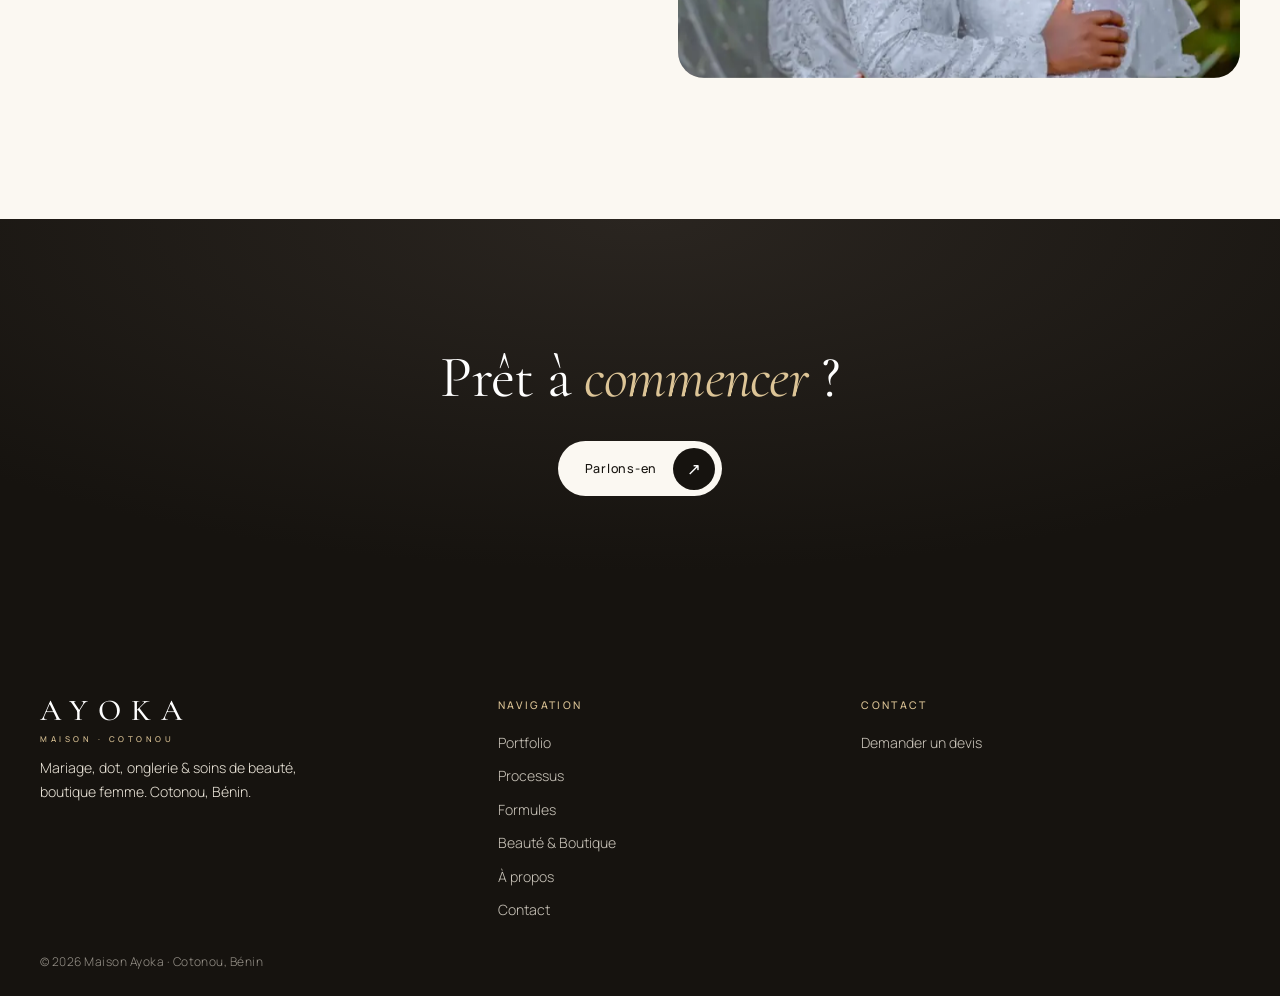
<file: processus.html>
<!doctype html>
<html lang="fr"><head><meta charset="utf-8"><meta name="viewport" content="width=device-width, initial-scale=1, viewport-fit=cover">
<title>Notre processus — Maison Ayoka, agence de mariage à Cotonou</title>
<meta name="description" content="Du premier échange au jour J : les étapes pour organiser votre dot ou votre mariage avec Maison Ayoka à Cotonou.">
<link rel="icon" href="favicon.svg" type="image/svg+xml">
<meta name="theme-color" content="#16130f">
<meta property="og:type" content="website">
<meta property="og:locale" content="fr_FR">
<meta property="og:site_name" content="Maison Ayoka">
<meta property="og:title" content="Notre processus — Maison Ayoka, agence de mariage à Cotonou">
<meta property="og:description" content="Du premier échange au jour J : les étapes pour organiser votre dot ou votre mariage avec Maison Ayoka à Cotonou.">
<meta property="og:url" content="https://maison-ayoka.vercel.app/processus.html">
<meta property="og:image" content="https://maison-ayoka.vercel.app/images/og.jpg">
<meta property="og:image:width" content="1200">
<meta property="og:image:height" content="630">
<meta name="twitter:card" content="summary_large_image">
<link rel="preconnect" href="https://fonts.googleapis.com"><link rel="preconnect" href="https://fonts.gstatic.com" crossorigin>
<link href="https://fonts.googleapis.com/css2?family=Cormorant+Garamond:ital,wght@0,400;0,500;1,400;1,500&family=Manrope:wght@300;400;500;600&display=swap" rel="stylesheet">
<link rel="stylesheet" href="styles.css"></head><body>
<header class="site-header">
  <div class="wrap bar">
    <a href="index.html#accueil" class="logo" aria-label="Maison Ayoka – accueil"><span class="wm"><b>AYOKA</b><small>Maison · Cotonou</small></span></a>
    <button class="menu-btn" aria-expanded="false" aria-controls="nav" aria-label="Menu"><span></span><span></span></button>
    <nav id="nav" aria-label="Navigation principale">
      <a href="index.html#services">Services</a>
      <a href="portfolio.html">Portfolio</a>
      <a href="processus.html">Processus</a>
      <a href="index.html#formules">Formules</a>
      <a href="boutique.html">Beauté &amp;&nbsp;Boutique</a>
      <a href="index.html#apropos">À propos</a>
      <a href="index.html#contact" class="pill"><span>Parlons-en</span><i>↗</i></a>
    </nav>
  </div>
</header>
<main>
<section class="page-head">
  <div class="wrap">
    <p class="eyebrow">Processus</p>
    <h1>Cinq étapes, <em>aucune surprise</em></h1>
    <p class="lead-dark">De votre premier message au dernier invité, voici comment nous travaillons ensemble.</p>
  </div>
</section>
<section class="steps-page">
  <div class="wrap">
    <article class="step">
      <div class="step-txt"><span class="big">01</span><h2>Premier échange</h2><p>Vous nous racontez votre projet&nbsp;: la cérémonie, les familles, la date, vos envies. Un appel ou un message WhatsApp suffit pour commencer.</p></div>
      <div class="media step-img"><img src="images/post-dot.webp" srcset="images/post-dot-640.webp 640w, images/post-dot.webp 1067w" sizes="(max-width:800px) calc(100vw - 32px), 50vw" alt="Carnet de notes ouvert sur une table en marbre" loading="lazy" decoding="async"></div>
    </article>
    <article class="step rev">
      <div class="step-txt"><span class="big">02</span><h2>Repérage et devis</h2><p>Nous cherchons les lieux et les prestataires qui vous correspondent, puis nous vous remettons un devis détaillé, clair et ajusté à votre budget.</p></div>
      <div class="media step-img"><img src="images/svc-partielle.webp" srcset="images/svc-partielle-640.webp 640w, images/svc-partielle-1100.webp 1100w, images/svc-partielle.webp 1600w" sizes="(max-width:800px) calc(100vw - 32px), 50vw" alt="Allée de fleurs blanches sous une arche" loading="lazy" decoding="async"></div>
    </article>
    <article class="step">
      <div class="step-txt"><span class="big">03</span><h2>Préparation et répétitions</h2><p>Nous coordonnons les prestataires, suivons chaque détail avec vous et préparons le déroulé de la cérémonie avant le grand jour.</p></div>
      <div class="media step-img"><img src="images/strip-6.webp" srcset="images/strip-6-640.webp 640w, images/strip-6-1100.webp 1100w, images/strip-6.webp 1400w" sizes="(max-width:800px) calc(100vw - 32px), 50vw" alt="Table de réception dressée" loading="lazy" decoding="async"></div>
    </article>
    <article class="step rev">
      <div class="step-txt"><span class="big">04</span><h2>Jour J</h2><p>Notre équipe est sur place du début à la fin pour que vous profitiez pleinement de votre journée, sans vous soucier de rien.</p></div>
      <div class="media step-img"><img src="images/hero-1.webp" srcset="images/hero-1-800.webp 800w, images/hero-1-1200.webp 1200w, images/hero-1.webp 2200w" sizes="(max-width:700px) 100vw, 50vw" alt="Le couple dans la salle de bal" loading="lazy"></div>
    </article>
    <article class="step">
      <div class="step-txt"><span class="big">05</span><h2>Souvenirs</h2><p>Une fois la fête terminée, il reste ce que cette journée a de plus beau. Nous veillons à ce que vous le gardiez.</p></div>
      <div class="media step-img"><img src="images/love-2.webp" srcset="images/love-2-640.webp 640w, images/love-2.webp 1067w" sizes="(max-width:800px) calc(100vw - 32px), 50vw" alt="Couple enlacé, robe et voile blancs" loading="lazy" decoding="async"></div>
    </article>
  </div>
</section>
<section class="cta cta-sm">
  <div class="cta-bg" aria-hidden="true"></div>
  <div class="wrap center">
    <h2>Prêt à <em>commencer</em> ?</h2>
    <div class="actions"><a href="index.html#contact" class="pill light"><span>Parlons-en</span><i>↗</i></a></div>
  </div>
</section>
</main>
<footer class="site-footer">
  <div class="wrap grid g3 foot">
    <div>
      <a href="index.html#accueil" class="foot-brand" aria-label="Maison Ayoka – accueil"><span class="wm wm-l"><b>AYOKA</b><small>Maison · Cotonou</small></span></a>
      <p>Mariage, dot, onglerie &amp; soins de beauté, boutique femme. Cotonou, Bénin.</p>
      
    </div>
    <div>
      <h4>Navigation</h4>
      <a href="portfolio.html">Portfolio</a><a href="processus.html">Processus</a><a href="index.html#formules">Formules</a><a href="boutique.html">Beauté &amp;&nbsp;Boutique</a><a href="index.html#apropos">À propos</a><a href="index.html#contact">Contact</a>
    </div>
    <div>
      <h4>Contact</h4>
      <a href="index.html#contact">Demander un devis</a>
    </div>
  </div>
  <div class="wrap"><p class="legal">© 2026 Maison Ayoka · Cotonou, Bénin</p></div>
</footer>
<a href="https://wa.me/00000000000?text=Bonjour%2C%20j%27aimerais%20discuter%20d%27un%20projet%20de%20" class="fab" target="_blank" rel="noopener" aria-label="Écrire sur WhatsApp"><svg viewBox="0 0 24 24" aria-hidden="true"><path d="M17.472 14.382c-.297-.149-1.758-.867-2.03-.967-.273-.099-.471-.148-.67.15-.197.297-.767.966-.94 1.164-.173.199-.347.223-.644.075-.297-.15-1.255-.463-2.39-1.475-.883-.788-1.48-1.761-1.653-2.059-.173-.297-.018-.458.13-.606.134-.133.298-.347.446-.52.149-.174.198-.298.298-.497.099-.198.05-.371-.025-.52-.075-.149-.669-1.612-.916-2.207-.242-.579-.487-.5-.669-.51-.173-.008-.371-.01-.57-.01-.198 0-.52.074-.792.372-.272.297-1.04 1.016-1.04 2.479 0 1.462 1.065 2.875 1.213 3.074.149.198 2.096 3.2 5.077 4.487.709.306 1.262.489 1.694.625.712.227 1.36.195 1.871.118.571-.085 1.758-.719 2.006-1.413.248-.694.248-1.289.173-1.413-.074-.124-.272-.198-.57-.347m-5.421 7.403h-.004a9.87 9.87 0 01-5.031-1.378l-.361-.214-3.741.982.998-3.648-.235-.374a9.86 9.86 0 01-1.51-5.26c.001-5.45 4.436-9.884 9.888-9.884 2.64 0 5.122 1.03 6.988 2.898a9.825 9.825 0 012.893 6.994c-.003 5.45-4.437 9.884-9.885 9.884m8.413-18.297A11.815 11.815 0 0012.05 0C5.495 0 .16 5.335.157 11.892c0 2.096.547 4.142 1.588 5.945L.057 24l6.305-1.654a11.882 11.882 0 005.683 1.448h.005c6.554 0 11.89-5.335 11.893-11.893a11.821 11.821 0 00-3.48-8.413Z"/></svg></a>
<script src="menu.js" defer></script>
</body></html>
</file>
<file: styles.css>
/* fallback fonts sized to match the real ones, so headings do not jump when the web fonts arrive */
@font-face{font-family:"Cormorant Fallback";src:local("Georgia");size-adjust:88%;font-style:normal}
@font-face{font-family:"Cormorant Fallback";src:local("Georgia Italic"),local("Georgia-Italic");size-adjust:78%;font-style:italic}
@font-face{font-family:"Manrope Fallback";src:local("Arial"),local("Helvetica Neue"),local("Roboto");size-adjust:102%}
:root{
  --cream:#f1ebe0; --ivory:#fbf8f2; --sand:#e8e0d2; --ink:#17140f; --muted:#6a645a;
  --green:#2b2520; --green-d:#16130f; --gold:#b08d57; --gold-l:#dcc496; --line:#ddd3c1;
  --serif:"Cormorant Garamond","Cormorant Fallback",Georgia,serif; --sans:"Manrope","Manrope Fallback",system-ui,sans-serif;
  --accent:#8a6a35; --r:26px; --hh:72px; --ease:cubic-bezier(.2,.7,.2,1);
}
*{box-sizing:border-box;margin:0}
html{scroll-behavior:smooth;scroll-padding-top:var(--hh)}
body{font-variant-numeric:lining-nums;font-family:var(--sans);font-weight:300;color:var(--ink);background:var(--ivory);line-height:1.75;font-size:16px;overflow-x:hidden}
img,svg{max-width:100%;display:block}
a{color:inherit}
.wrap{width:min(1200px,100% - 32px);margin-inline:auto}
.center{text-align:center}
em{font-style:italic;color:var(--accent)}
.eyebrow{display:inline-flex;align-items:center;gap:.8rem;font-size:.7rem;font-weight:500;letter-spacing:.24em;text-transform:uppercase;color:var(--gold);margin-bottom:1rem}
.eyebrow::before{content:"";width:28px;height:1px;background:currentColor}
.center .eyebrow::after{content:"";width:28px;height:1px;background:currentColor}
h1,h2,h3{font-family:var(--serif);font-weight:400;line-height:1.08}
h1{font-size:clamp(2.6rem,6vw,5rem);letter-spacing:-.01em}
h2{font-size:clamp(2.2rem,4.6vw,3.6rem);margin-bottom:1.2rem;letter-spacing:-.01em}
h3{font-size:1.5rem}
p+p{margin-top:1rem}
.sub{color:var(--muted)}

/* ---------- loader / progress / cursor ---------- */
.loader{position:fixed;inset:0;z-index:300;background:var(--cream);display:grid;place-content:center;justify-items:center;gap:1.6rem;animation:loaderOut .7s cubic-bezier(.8,0,.2,1) .95s forwards}
.loader img{width:min(260px,58vw);height:auto;animation:loaderIn .6s var(--ease) both}
.loader .bar{width:min(240px,62vw);height:5px;background:rgba(176,141,87,.22);overflow:hidden;border-radius:5px}
.loader .bar::after{content:"";display:block;height:100%;background:#b08d57;border-radius:5px;transform:scaleX(0);transform-origin:0 50%;animation:loaderBar .8s cubic-bezier(.5,0,.2,1) .1s forwards}
@keyframes loaderBar{to{transform:scaleX(1)}}
@keyframes loaderIn{from{opacity:0;transform:translateY(12px)}}
@keyframes loaderOut{to{transform:translateY(-100%);visibility:hidden}}
.progress{position:fixed;top:0;left:0;height:3px;width:100%;background:var(--gold);transform-origin:0 50%;transform:scaleX(0);z-index:250}
/* ---------- buttons ---------- */
.pill{display:inline-flex;align-items:center;gap:1rem;padding:.35rem .35rem .35rem 1.6rem;border-radius:999px;background:var(--green-d);color:#fff;text-decoration:none;font-size:.78rem;font-weight:500;letter-spacing:.06em;border:1px solid transparent;cursor:pointer;font-family:inherit;transition:background .35s,color .35s,transform .35s var(--ease)}
.pill i{font-style:normal;display:grid;place-items:center;width:42px;height:42px;border-radius:50%;background:rgba(255,255,255,.14);font-size:1.05rem;transition:transform .45s var(--ease),background .35s}
.pill:hover i{transform:rotate(45deg);background:rgba(255,255,255,.25)}
.pill.light{background:var(--ivory);color:var(--green-d)}
.pill.light i{background:var(--green-d);color:#fff}
.pill.outline{background:transparent;border-color:var(--green);color:var(--green-d);justify-content:space-between}
.pill.outline i{background:var(--green);color:#fff}
.pill.outline:hover{color:#fff}
.pill.outline:hover i{background:rgba(255,255,255,.25)}
.pill.ghost{background:transparent;border-color:rgba(255,255,255,.5);color:#fff}
.pill.block{width:100%;justify-content:space-between;padding-left:2rem}
.link-light,.link-tiny{font-size:.72rem;font-weight:500;letter-spacing:.18em;text-transform:uppercase;text-decoration:none;padding-bottom:.3rem;border-bottom:1px solid currentColor}
.link-light{color:#fff}
.link-tiny{color:var(--green-d)}
.actions{display:flex;gap:1.4rem;flex-wrap:wrap;align-items:center;margin-top:2rem}
.center .actions{justify-content:center}

/* ---------- header ---------- */
.site-header{position:sticky;top:0;z-index:100;height:var(--hh);background:rgba(255,255,255,.96);backdrop-filter:blur(12px);-webkit-backdrop-filter:blur(12px);border-bottom:1px solid var(--line);transition:box-shadow .3s}
.site-header.stuck{box-shadow:0 8px 30px -18px rgba(0,0,0,.35)}
.bar{display:flex;align-items:center;justify-content:space-between;height:100%;gap:1rem}
.logo{display:block;line-height:0}
.logo img{height:52px;width:auto;transition:transform .4s var(--ease)}
.logo:hover img{transform:scale(1.05)}
nav{display:flex;align-items:center;gap:1.8rem}
nav a:not(.pill){position:relative;font-size:.82rem;font-weight:400;text-decoration:none;color:var(--ink)}
nav a:not(.pill)::after{content:"";position:absolute;left:0;right:0;bottom:-4px;height:1px;background:var(--green);transform:scaleX(0);transform-origin:0 50%;transition:transform .4s var(--ease)}
nav a:not(.pill):hover::after{transform:scaleX(1)}
nav .pill{padding:.25rem .25rem .25rem 1.3rem;font-size:.74rem}
nav .pill i{width:34px;height:34px;font-size:.9rem}
.menu-btn{display:none;background:none;border:0;width:44px;height:44px;cursor:pointer;position:relative}
.menu-btn span{position:absolute;left:10px;right:10px;height:1.5px;background:var(--ink);transition:.25s}
.menu-btn span:first-child{top:17px}.menu-btn span:last-child{top:26px}
.menu-btn[aria-expanded=true] span:first-child{top:21px;transform:rotate(45deg)}
.menu-btn[aria-expanded=true] span:last-child{top:21px;transform:rotate(-45deg)}

/* ---------- hero ---------- */
.hero{height:230vh;height:230svh;color:#fff;background:var(--ink)}
.hero-sticky{position:sticky;top:var(--hh);height:calc(100vh - var(--hh));height:calc(100svh - var(--hh));overflow:hidden}
.hero-bg,.slide-bg{position:absolute;inset:0}
.slide-bg img{width:100%;height:100%;object-fit:cover;will-change:transform}
.slide-bg::after{content:"";position:absolute;inset:0}
.slide-bg.s1::after{background:linear-gradient(90deg,rgba(20,17,14,.86),rgba(20,17,14,.4) 50%,transparent 78%)}
.slide-bg.s2::after{background:linear-gradient(90deg,rgba(20,17,14,.9),rgba(20,17,14,.55) 38%,rgba(20,17,14,.08) 68%,transparent),linear-gradient(0deg,rgba(20,17,14,.55),transparent 40%)}
.slide-bg.layer{clip-path:inset(0 0 100% 0)}
.hero-top{position:absolute;top:0;left:0;right:0;z-index:2;display:flex;justify-content:space-between;padding:1.3rem max(16px,calc((100vw - 1200px)/2));font-size:.7rem;font-weight:500;letter-spacing:.24em;text-transform:uppercase;border-bottom:1px solid rgba(255,255,255,.22);background:linear-gradient(rgba(14,12,10,.55),transparent)}
.hero-top b{font-weight:500;color:var(--gold-l)}
.hero-top span{text-shadow:0 1px 10px rgba(0,0,0,.55)}
.hero-copy{position:absolute;width:min(680px,100% - 32px);opacity:0;pointer-events:none;will-change:transform,opacity;z-index:2}
.hero-copy.on{pointer-events:auto}
.hero-copy .eyebrow{color:var(--gold-l)}
.hero-copy h1,.hero-copy .h1x{margin-bottom:1.3rem;text-shadow:0 2px 28px rgba(0,0,0,.35)}
.hero-copy em{color:var(--gold-l)}
.lead{max-width:36em;font-size:1.05rem;color:#ebe5d9;text-shadow:0 1px 12px rgba(0,0,0,.4)}
.pos1,.pos2{left:max(16px,calc((100vw - 1200px)/2))}
.pos1{top:50%;translate:0 -50%}
.pos2{top:50%;translate:0 -50%;width:min(500px,100% - 32px)}
.pos2 h1,.pos2 .h1x{font-size:clamp(2.2rem,4vw,3.5rem)}
.hero-tabs{position:absolute;left:0;right:0;bottom:0;z-index:3;display:grid;grid-template-columns:repeat(2,1fr);padding:0 max(16px,calc((100vw - 1200px)/2));gap:2rem;background:rgba(20,17,14,.6);backdrop-filter:blur(10px);-webkit-backdrop-filter:blur(10px);border-top:1px solid rgba(255,255,255,.2)}
.hero-tabs button{display:flex;align-items:center;gap:.9rem;padding:1.3rem 0;background:none;border:0;color:rgba(255,255,255,.6);font:inherit;font-size:.8rem;cursor:pointer;position:relative;text-align:left;transition:color .3s}
.hero-tabs button b{font-weight:400}
.hero-tabs button.on{color:#fff}
.hero-tabs i{position:absolute;left:0;right:0;bottom:0;height:2px;background:rgba(255,255,255,.22)}
.hero-tabs i::after{content:"";position:absolute;inset:0;background:var(--gold-l);transform:scaleX(var(--f,0));transform-origin:0 50%}

/* ---------- marquee ---------- */
.marquee{background:var(--green-d);color:#fff;overflow:hidden;padding:.55rem 0;white-space:nowrap}
.marquee .track{display:flex;align-items:center;gap:2.2rem;width:max-content;font-family:var(--serif);font-size:clamp(1.5rem,2.6vw,2.1rem);line-height:1.2;animation:marq 38s linear infinite;padding-right:2.2rem}
.marquee em{color:var(--gold-l)}
.marquee b{color:var(--gold);font-size:.9rem}
.marquee:hover .track{animation-play-state:paused}
@keyframes marq{to{transform:translateX(-50%)}}

/* ---------- sections ---------- */
.section{padding-block:clamp(3.2rem,6.5vw,5.2rem)}
.section.tight{padding-block:clamp(2.6rem,5vw,4rem)}
.dark-ivory{background:var(--cream)}
.grid{display:grid;gap:1.75rem}
.g3{grid-template-columns:repeat(3,1fr)}
.g4{grid-template-columns:repeat(4,1fr)}
.split{display:grid;grid-template-columns:1fr 1fr;gap:clamp(2.5rem,7vw,6rem);align-items:center}
.head-row{display:flex;justify-content:space-between;align-items:end;gap:1rem;margin-bottom:2rem}
.head-row h2{margin:0}

.media{position:relative;overflow:hidden;border-radius:var(--r);background:var(--sand)}
.media img{width:100%;height:100%;object-fit:cover;will-change:transform}
.media[data-parallax] img{height:118%;margin-top:-9%}
.media.tall{aspect-ratio:4/5.4}
.media.land{aspect-ratio:4/3}
.media.sq{aspect-ratio:1}

/* features */
.features{margin-top:2rem}
.features article{position:relative;padding:2rem 1.5rem 1.5rem;border-top:1px solid var(--line);transition:background .4s,transform .5s var(--ease)}
.features article:hover{background:var(--cream);transform:translateY(-6px)}
.features .num{position:absolute;right:1.2rem;top:1.2rem;font-family:var(--serif);font-size:1rem;color:var(--gold)}
.features svg{width:30px;height:30px;fill:none;stroke:var(--green);stroke-width:1.3;margin-bottom:1rem}
.features h3{font-size:1.45rem;margin-bottom:.6rem}
.features p{font-size:.92rem;color:var(--muted)}

/* services accordion */
.svc{display:flex;gap:1.1rem;height:clamp(400px,54vh,500px)}
.svc-card{position:relative;flex:1;border-radius:var(--r);overflow:hidden;color:#fff;cursor:pointer;transition:flex .8s var(--ease);outline-offset:4px}
.svc-card img{object-position:50% 35%;position:absolute;inset:0;width:100%;height:100%;object-fit:cover;transition:transform 1.4s var(--ease)}
.svc-card::after{content:"";position:absolute;inset:0;background:linear-gradient(0deg,rgba(20,17,14,.88),rgba(20,17,14,.05) 62%)}
.svc-card:hover,.svc-card:focus-visible,.svc:not(:hover) .svc-card.open{flex:2.6}
.svc-card:hover img{transform:scale(1.06)}
.svc:hover .svc-card.open:not(:hover){flex:1}
.svc-card .idx{position:absolute;top:1.3rem;left:1.5rem;z-index:2;font-family:var(--serif);font-size:1.15rem;color:var(--gold-l)}
.svc-card .cap{position:absolute;left:0;right:0;bottom:0;z-index:2;padding:1.8rem}
.svc-card h3{font-size:clamp(1.4rem,2.2vw,1.9rem);margin-bottom:.4rem}
.svc-card p{font-size:.9rem;max-width:26em;max-height:0;opacity:0;overflow:hidden;transition:max-height .7s var(--ease),opacity .6s .1s}
.svc-card:hover p,.svc-card:focus-visible p,.svc:not(:hover) .svc-card.open p{max-height:8em;opacity:1}
.svc:hover .svc-card.open:not(:hover) p{max-height:0;opacity:0}

/* dot */
.dots{list-style:none;padding:0;margin:1.5rem 0 2.2rem;display:grid;gap:.75rem;font-size:.92rem}
.dots li{padding-left:1.3rem;position:relative}
.dots li::before{content:"";position:absolute;left:0;top:.72em;width:6px;height:6px;border-radius:50%;background:var(--gold)}
.dots b{font-weight:600}
.collage{position:relative;padding-bottom:16%}
.collage .main{aspect-ratio:4/5.3;width:78%;margin-left:auto}
.collage .sm{position:absolute;border:8px solid var(--ivory);box-shadow:0 24px 50px -24px rgba(0,0,0,.4)}
.collage .a{width:40%;aspect-ratio:1;left:0;top:10%}
.collage .b{width:44%;aspect-ratio:4/3;right:-2%;bottom:0}
.spin{position:absolute;left:4%;bottom:6%;width:clamp(96px,11vw,132px);color:var(--green-d);background:var(--cream);border-radius:50%;animation:spin 18s linear infinite}
.spin text{font-family:var(--sans);font-size:9.6px;letter-spacing:.17em;text-transform:uppercase;fill:currentColor}
.spin .heart{fill:var(--gold);animation:spin 18s linear infinite reverse;transform-origin:60px 60px}
@keyframes spin{to{transform:rotate(360deg)}}

/* carousel */
.arrows{display:flex;gap:.6rem;align-items:center}
.arrows button{width:52px;height:52px;border-radius:50%;border:1px solid var(--green);background:transparent;font-size:1.5rem;cursor:pointer;color:var(--green-d);transition:.3s}
.arrows button:hover{background:var(--green);color:#fff}

/* steps */

/* stats */

/* pricing */
.pricing{margin-top:2.2rem;align-items:stretch}
.plan{background:var(--cream);border-radius:var(--r);padding:2.2rem;display:flex;flex-direction:column;gap:.4rem;transition:transform .5s var(--ease),box-shadow .5s}
.plan:hover{transform:translateY(-8px);box-shadow:0 30px 60px -30px rgba(0,0,0,.35)}
.plan h3{font-size:1.9rem;display:flex;align-items:center;justify-content:space-between;gap:.5rem;margin-bottom:.6rem}
.plan>p{font-size:.92rem;margin-bottom:1rem}
.plan small{font-size:.62rem;font-weight:500;letter-spacing:.22em;text-transform:uppercase;color:var(--gold)}
.plan strong{font-family:var(--serif);font-weight:400;font-size:2.4rem;line-height:1.1;margin-bottom:1.2rem}
.plan ul{list-style:none;padding:0;display:grid;align-content:start;gap:.65rem;font-size:.88rem;margin-bottom:2rem;flex:1}
.plan li::before{content:"— ";color:var(--gold)}
.plan.featured{background:var(--green-d);color:#fff;transform:translateY(-14px);box-shadow:0 30px 60px -28px rgba(20,17,14,.6)}
.plan.featured:hover{transform:translateY(-22px)}
.badge{font-family:var(--sans);font-size:.55rem;font-weight:600;letter-spacing:.14em;text-transform:uppercase;background:var(--gold);color:var(--ink);padding:.4rem .8rem;border-radius:999px;white-space:nowrap}

/* quotes */
.quotes-sec{background:var(--cream);color:var(--ink);padding-block:clamp(2.2rem,4vw,3.2rem)}
.quotes-sec .eyebrow{margin-bottom:.4rem}
.qs{position:relative;display:grid;margin-top:.5rem}
.qs blockquote{grid-area:1/1;opacity:0;transform:translateY(24px);transition:opacity .8s,transform .8s var(--ease);pointer-events:none}
.qs blockquote.on{opacity:1;transform:none;pointer-events:auto}
.qs img{object-position:50% 20%;width:48px;height:48px;border-radius:50%;object-fit:cover;margin:0 auto 1rem;border:1px solid var(--gold)}
.qs p{font-family:var(--serif);font-style:italic;font-size:clamp(1.15rem,1.7vw,1.4rem);line-height:1.45;max-width:34em;margin-inline:auto;color:var(--muted)}
.qs cite{display:block;margin-top:.8rem;font-family:var(--sans);font-style:normal;font-size:.66rem;font-weight:500;letter-spacing:.2em;text-transform:uppercase;color:var(--gold)}
.qdots{display:flex;justify-content:center;gap:.6rem;margin-top:1rem}
.qdots button{width:36px;height:32px;border:0;background:none;cursor:pointer;position:relative;padding:0}
.qdots button::after{content:"";position:absolute;left:7px;right:7px;top:50%;height:2px;background:var(--line);transition:background .3s}
.qdots button.on::after{background:var(--gold)}

/* about */
.about .media{max-width:620px}
.sign{font-family:var(--serif);font-style:italic;font-size:clamp(1.8rem,3vw,2.4rem);color:var(--green);margin-top:1.5rem}

/* posts */
.post{text-decoration:none;display:block}
.post .media img{transition:transform 1.2s var(--ease)}
.post:hover .media img{transform:scale(1.07)}
.post .meta{font-size:.66rem;font-weight:500;letter-spacing:.18em;text-transform:uppercase;color:var(--gold);margin-top:1.2rem}
.post h3{margin:.3rem 0 .5rem;font-size:1.65rem;transition:color .3s}
.post:hover h3{color:var(--green)}
.post p:last-child{font-size:.9rem;color:var(--muted)}

/* cta */
.cta{position:relative;overflow:hidden;color:#fff;padding-block:clamp(4rem,8vw,6rem);isolation:isolate}
.cta-bg{position:absolute;inset:0;z-index:-1}
.cta-bg{background:radial-gradient(120% 140% at 50% 0%,#2a2520 0%,var(--green-d) 62%)}
.cta .eyebrow{color:var(--gold-l)}
.cta h2{font-size:clamp(2.2rem,4.6vw,3.6rem);max-width:13em;margin-inline:auto}
.cta em{color:var(--gold-l)}

/* contact */
.contact{align-items:start}
.info{font-size:.95rem;margin-top:.9rem}
.info span{display:inline-block;min-width:6rem;color:var(--muted)}
.info a{text-decoration:none;border-bottom:1px solid var(--line)}
.info a:hover{border-color:var(--green)}
.form{background:var(--cream);border-radius:32px;padding:clamp(1.5rem,4vw,2.5rem);display:grid;gap:1.1rem}
.form label{display:grid;gap:.4rem;font-size:.66rem;font-weight:500;letter-spacing:.2em;text-transform:uppercase;color:var(--gold)}
.form input,.form select,.form textarea{font:inherit;font-size:.95rem;font-weight:300;letter-spacing:0;text-transform:none;color:var(--ink);background:var(--ivory);border:1px solid var(--line);border-radius:22px;padding:.95rem 1.2rem;width:100%;transition:border-color .3s,box-shadow .3s}
.form textarea{resize:vertical}
.form input:focus,.form select:focus,.form textarea:focus{outline:0;border-color:var(--green);box-shadow:0 0 0 4px rgba(107,29,18,.18)}
.form input:user-invalid{border-color:#b3402f}
.row2{display:grid;grid-template-columns:1fr 1fr;gap:1rem}
.note{font-size:.75rem;color:var(--green-d);margin:0}

/* footer */
.site-footer{background:var(--green-d);color:#ebe5d9;padding-top:clamp(2.5rem,5vw,3.5rem);padding-bottom:1.5rem;overflow:hidden}
.foot p{font-size:.88rem;max-width:22em}
.foot h4{font-size:.66rem;font-weight:500;letter-spacing:.22em;text-transform:uppercase;color:var(--gold-l);margin-bottom:1rem}
.foot a:not(.logo){display:block;font-size:.88rem;text-decoration:none;margin-bottom:.55rem;opacity:.85;transition:opacity .3s,transform .3s}
.foot a:hover{opacity:1;transform:translateX(4px)}
.social{display:flex;gap:.6rem;margin-top:1rem}
.foot .social a{width:42px;height:42px;border:1px solid #6e6252;border-radius:50%;display:grid;place-items:center;margin:0}
.pattern{height:16px;margin-top:2.5rem;opacity:.5;background:
  linear-gradient(45deg,transparent 46%,var(--gold) 48% 52%,transparent 54%) 0 0/16px 16px,
  linear-gradient(-45deg,transparent 46%,var(--gold) 48% 52%,transparent 54%) 0 0/16px 16px}
.legal{font-size:.75rem;opacity:.6;margin-top:1.2rem}

.fab{position:fixed;right:20px;bottom:20px;z-index:90;width:54px;height:54px;border-radius:50%;background:var(--ivory);border:1px solid var(--line);display:grid;place-items:center;box-shadow:0 8px 24px rgba(0,0,0,.18);transition:transform .3s var(--ease)}
.fab:hover{transform:scale(1.1)}
.fab svg{width:20px;height:20px;fill:none;stroke:var(--green-d);stroke-width:1.6}

/* ---------- reveal system ---------- */
.js [data-reveal]{opacity:0;transform:translateY(34px);transition:opacity .9s var(--ease) var(--d,0s),transform .9s var(--ease) var(--d,0s)}
.js [data-reveal].in{opacity:1;transform:none}
.js [data-reveal=clip]{opacity:1;transform:none;transition:none}
.js [data-reveal=clip] img{clip-path:inset(0 0 100% 0);transition:clip-path 1.3s cubic-bezier(.7,0,.2,1) var(--d,0s)}
.js [data-reveal=clip].in img{clip-path:inset(0)}
.w{display:inline-block;overflow:hidden;vertical-align:top;padding-bottom:.12em;margin-bottom:-.12em}
.w>span{display:inline-block}
.js [data-split] .w>span{transform:translateY(110%);transition:transform 1s var(--ease) calc(var(--base,0s) + var(--i) * 60ms)}
.js [data-split].in .w>span{transform:none}

@media (prefers-reduced-motion:reduce){
  .loader{display:none}
  .marquee .track{animation:none}
  .spin,.spin .heart{animation:none}
    html{scroll-behavior:auto}
}

/* ---------- journal / articles ---------- */
.prose{max-width:760px}
.prose h1{margin:.5rem 0 2rem}
.prose h2{font-size:2rem;margin:2.4rem 0 .5rem}
.prose .media{margin-bottom:2rem}
.prose .actions{margin-top:3rem}
.lead-dark{font-size:1.2rem}

/* ---------- responsive ---------- */
@media (max-width:1000px){
  .g4{grid-template-columns:repeat(2,1fr)}
  .g3{grid-template-columns:1fr}
  .split{grid-template-columns:1fr}
      .plan.featured{transform:none}
  .svc{flex-direction:column;height:auto}
  .svc-card,.svc-card:hover,.svc:not(:hover) .svc-card.open,.svc:hover .svc-card.open:not(:hover){flex:none;height:380px}
  .svc-card p,.svc:hover .svc-card.open:not(:hover) p{max-height:8em;opacity:1}
  .collage{max-width:540px;margin-inline:auto}
  .menu-btn{display:block}
  nav{position:absolute;top:100%;left:0;right:0;background:var(--cream);flex-direction:column;align-items:flex-start;padding:1.25rem 16px 1.75rem;border-bottom:1px solid var(--line);display:none;gap:1.1rem}
  nav.open{display:flex}
}
@media (max-width:700px){
  .pos1{top:auto;bottom:calc(76px + 1.5rem);translate:none}
  .pos2{top:auto;bottom:calc(76px + 1.5rem);translate:none}
  .slide-bg.s1::after{background:linear-gradient(0deg,rgba(20,17,14,.95) 8%,rgba(20,17,14,.82) 45%,rgba(20,17,14,.25) 78%,transparent)}
  .hero-copy .lead{font-size:.95rem;line-height:1.6}
  .hero-copy h1,.hero-copy .h1x{font-size:2.2rem}
  .hero-tabs{gap:.6rem}
  .hero-tabs button{flex-direction:column;align-items:flex-start;gap:.1rem;padding:.8rem 0;font-size:.7rem}
  .hero-top span:first-child{display:none}
  .hero-top{justify-content:flex-end}
}
@media (max-width:560px){
  .g4{grid-template-columns:1fr}
  .row2{grid-template-columns:1fr}
    .head-row{flex-direction:column;align-items:flex-start}
}

/* ---------- video reels ---------- */
.reels-sec{background:var(--green-d);color:#fff}
.reels-sec .eyebrow{color:var(--gold-l)}
.reels-sec em{color:var(--gold-l)}
.reels-sec .arrows button{border-color:rgba(255,255,255,.5);color:#fff}
.reels-sec .arrows button:hover{background:var(--gold);border-color:var(--gold);color:var(--ink)}
.reels{display:flex;gap:1.1rem;overflow-x:auto;scroll-snap-type:x mandatory;padding:0 max(16px,calc((100vw - 1200px)/2)) 1rem;scroll-padding-inline:max(16px,calc((100vw - 1200px)/2));scrollbar-width:none}
.reels::-webkit-scrollbar{display:none}
.reel{position:relative;flex:0 0 min(240px,64vw);aspect-ratio:9/16;border:0;padding:0;border-radius:var(--r);overflow:hidden;background:#000;cursor:pointer;scroll-snap-align:start;color:#fff;font:inherit;text-align:left;transition:transform .6s var(--ease)}
.reel:hover{transform:translateY(-8px)}
.reel video{position:absolute;inset:0;width:100%;height:100%;object-fit:cover}
.reel::after{content:"";position:absolute;inset:0;background:linear-gradient(0deg,rgba(14,12,10,.85),transparent 45%);pointer-events:none}
.reel .tag{position:absolute;top:1rem;left:1rem;z-index:2;font-size:.6rem;font-weight:600;letter-spacing:.18em;text-transform:uppercase;background:var(--gold);color:var(--ink);padding:.35rem .75rem;border-radius:999px}
.reel .ttl{position:absolute;left:1.1rem;right:1.1rem;bottom:1.1rem;z-index:2;font-family:var(--serif);font-size:1.45rem;line-height:1.1}
.reel .play{position:absolute;right:1rem;top:1rem;z-index:2;width:38px;height:38px;border-radius:50%;background:rgba(255,255,255,.2);backdrop-filter:blur(6px);display:grid;place-items:center;font-size:.7rem;opacity:0;transition:opacity .3s}
.reel:hover .play,.reel:focus-visible .play{opacity:1}
.lightbox{border:0;padding:0;background:transparent;width:fit-content;max-width:94vw;overflow:visible;margin:auto}
.lightbox::backdrop{background:rgba(14,12,10,.88);backdrop-filter:blur(6px)}
.lightbox video{height:min(80vh,780px);width:auto;max-width:94vw;aspect-ratio:9/16;object-fit:cover;border-radius:var(--r);background:#000;display:block}
.lb-title{color:#fff;text-align:center;font-family:var(--serif);font-size:1.4rem;margin-top:.9rem}
.lb-close{position:absolute;right:-6px;top:-50px;width:42px;height:42px;border-radius:50%;border:1px solid rgba(255,255,255,.5);background:transparent;color:#fff;font-size:1.6rem;line-height:1;cursor:pointer}
.lb-close:hover{background:var(--gold);border-color:var(--gold);color:var(--ink)}

/* ---------- find us ---------- */
.find-grid{display:grid;grid-template-columns:1fr 1.25fr;gap:clamp(2rem,5vw,4rem);margin-top:2.2rem;align-items:center}
.find-list{list-style:none;padding:0;display:grid;gap:1.8rem}
.find-list li{display:flex;gap:1.2rem;align-items:flex-start}
.find-list .ico{flex:none;width:52px;height:52px;border-radius:50%;background:var(--cream);display:grid;place-items:center}
.find-list svg{width:22px;height:22px;fill:none;stroke:var(--green);stroke-width:1.6;stroke-linecap:round;stroke-linejoin:round}
.find-list h3{font-size:1.5rem;margin-bottom:.15rem}
.find-list p{font-size:.95rem;color:var(--muted);line-height:1.6}
.find-list a{color:var(--green);text-decoration:none}
.find-list a:hover{text-decoration:underline}
.find-list .lnk{display:inline-block;margin-top:.5rem;font-size:.72rem;font-weight:500;letter-spacing:.14em;text-transform:uppercase;border-bottom:1px solid var(--gold);padding-bottom:.15rem}
.map{border-radius:var(--r);overflow:hidden;height:clamp(300px,42vh,400px);background:var(--sand);box-shadow:0 20px 50px -30px rgba(0,0,0,.4)}
.js .map iframe{clip-path:inset(0 0 100% 0);transition:clip-path 1.3s cubic-bezier(.7,0,.2,1) var(--d,0s)}
.js .map.in iframe{clip-path:inset(0)}
.map iframe{width:100%;height:100%;border:0;display:block}
@media (max-width:1000px){.find-grid{grid-template-columns:1fr}}

/* ---------- phone comfort ---------- */
.fab.hide{opacity:0;pointer-events:none;transform:scale(.8)}
.fab{transition:opacity .3s,transform .3s var(--ease)}
@media (max-width:1000px){
  nav{gap:0;padding-block:.6rem 1.5rem}
  nav a:not(.pill){display:block;width:100%;font-size:1.05rem;padding:.85rem 0;border-bottom:1px solid var(--line)}
  nav a:not(.pill)::after{display:none}
  nav .pill{margin-top:1rem;font-size:.85rem}
}
@media (max-width:700px){
  .section{padding-block:2.8rem}
  .section.tight{padding-block:2.2rem}
  .eyebrow{font-size:.72rem}
  .link-light,.link-tiny,.find-list .lnk{display:inline-block;padding-block:.7rem .3rem;font-size:.75rem}
  .foot a:not(.logo){padding:.6rem 0;margin:0;font-size:.95rem}
  .foot .social a{width:48px;height:48px}
  .info a,.find-list p a{display:inline-block;padding-block:.35rem}
  .reel .tag{font-size:.7rem}
  .badge{font-size:.66rem}
  .plan small,.stats dd{font-size:.72rem}
  .qs cite{font-size:.74rem}
  .form label{font-size:.74rem}
  .form input,.form select,.form textarea{font-size:16px}
  .hero-tabs button{font-size:.78rem}
  .fab{width:48px;height:48px;right:14px;bottom:14px}
  .features article{padding:1.4rem 1rem 1rem}
  .pill{font-size:.85rem}
}

/* ---------- shorter on phones ---------- */
@media (max-width:700px){
  .features{grid-template-columns:1fr 1fr;gap:.6rem;margin-top:1.4rem}
  .features article{padding:1.1rem .8rem .6rem}
  .features h3{font-size:1.15rem}
  .features p{font-size:.82rem;line-height:1.5}
  .features .num{font-size:.85rem;right:.7rem;top:.7rem}
  .svc{gap:.8rem}
  .svc-card,.svc-card:hover,.svc:not(:hover) .svc-card.open,.svc:hover .svc-card.open:not(:hover){height:300px}
  .svc-card .cap{padding:1.2rem}
  .dot .dots li:nth-child(n+4),.dot>div>p:nth-of-type(3){display:none}
  .dots{margin:1rem 0 1.4rem}
  .collage{max-width:100%}
  .collage .a{width:36%}
  .spin{width:84px}
  .pricing{display:flex;gap:.9rem;overflow-x:auto;scroll-snap-type:x mandatory;margin-inline:-16px;padding:1.2rem 16px 1rem;scrollbar-width:none;margin-top:1rem}
  .pricing::-webkit-scrollbar{display:none}
  .pricing .plan{flex:0 0 82%;scroll-snap-align:center;padding:1.5rem}
  .plan.featured,.plan.featured:hover{transform:none}
  .plan:hover{transform:none}
  .plan ul{margin-bottom:1.4rem}
  .about .media{aspect-ratio:4/3.4}
  .head-row{margin-bottom:1.2rem}
  .reel{flex-basis:min(220px,60vw)}
  .cta{padding-block:3rem}
  .form{padding:1.2rem}
  .find-grid{gap:1.4rem;margin-top:1.4rem}
  .find-list{gap:1.1rem}
  .map{height:260px}
}

/* ---------- portfolio ---------- */
.chips{display:flex;gap:.4rem;flex-wrap:wrap}
.chips button{font:inherit;font-size:.74rem;font-weight:500;letter-spacing:.12em;text-transform:uppercase;padding:.65rem 1.1rem;border-radius:999px;border:1px solid var(--line);background:transparent;color:var(--muted);cursor:pointer;transition:.3s}
.chips button:hover{border-color:var(--green);color:var(--green-d)}
.chips button.on{background:var(--green-d);border-color:var(--green-d);color:#fff}
.pf-grid{display:grid;grid-template-columns:repeat(4,1fr);grid-auto-rows:clamp(150px,19vw,260px);grid-auto-flow:dense;gap:6px}
.pf{position:relative;overflow:hidden;border-radius:6px;background:var(--sand)}
.pf.w2{grid-column:span 2}.pf.t2{grid-row:span 2}
.pf button{display:block;width:100%;height:100%;padding:0;border:0;background:none;cursor:zoom-in}
.pf img{width:100%;height:100%;object-fit:cover;transition:transform 1.1s var(--ease)}
.pf:hover img{transform:scale(1.06)}
.pf::after{content:"+";position:absolute;right:.8rem;bottom:.8rem;width:38px;height:38px;border-radius:50%;background:rgba(255,250,242,.9);color:var(--green-d);display:grid;place-items:center;font-size:1.3rem;opacity:0;transform:scale(.7);transition:.35s var(--ease);pointer-events:none}
.pf:hover::after{opacity:1;transform:none}
.pf.off{display:none}
.pfbox{max-width:none;width:min(1100px,94vw)}
.pfbox[open]{display:grid;place-items:center;grid-template-columns:auto 1fr auto;gap:.8rem;align-items:center}
.pfbox>img{grid-column:2;max-width:100%;max-height:78vh;border-radius:var(--r);object-fit:contain;justify-self:center}
.pfbox .lb-title{grid-column:1/-1}
.pfbox .lb-close{top:-52px;right:0}
.pf-nav{width:48px;height:48px;border-radius:50%;border:1px solid rgba(255,255,255,.5);background:transparent;color:#fff;font-size:1.6rem;cursor:pointer;transition:.3s}
.pf-nav:hover{background:var(--gold);border-color:var(--gold);color:var(--ink)}
@media (max-width:1000px){.pf-grid{grid-template-columns:repeat(2,1fr);grid-auto-rows:clamp(150px,34vw,260px)}}
@media (max-width:700px){
  .chips{flex-wrap:nowrap;overflow-x:auto;scrollbar-width:none;margin-inline:-16px;padding-inline:16px;width:calc(100% + 32px)}
  .chips::-webkit-scrollbar{display:none}
  .chips button{flex:none;padding:.8rem 1.1rem;font-size:.78rem}
  .pf-grid{gap:4px;grid-auto-rows:clamp(130px,38vw,200px)}
  .pfbox[open]{grid-template-columns:1fr 1fr;gap:.6rem}
  .pfbox>img{grid-column:1/-1;grid-row:1}
  .pfbox .pf-nav.prev{grid-row:2;justify-self:end}.pfbox .pf-nav.next{grid-row:2;justify-self:start}
  .pfbox .lb-title{grid-row:3}
  .pfbox .lb-close{top:-48px}
  .pf::after{display:none}
}
@media (max-width:700px){
  #dot{padding-bottom:1.2rem}
  .collage{padding-bottom:0}
}

/* ---------- portfolio page ---------- */
.h2{font-size:clamp(2.2rem,4.6vw,3.6rem);margin-bottom:1.2rem;letter-spacing:-.01em;font-family:var(--serif);font-weight:400;line-height:1.08}
.cta-sm{padding-block:clamp(3rem,6vw,4.5rem)}
.cta-sm h2{font-size:clamp(2rem,4vw,3rem)}
.arrows .all{margin-right:1rem;white-space:nowrap}
.reels-sec .arrows .all{color:#fff}
@media (max-width:700px){.arrows .all{display:none}}


/* =====================================================================
   v2 : title scale, breathing room, micro-animations, new pages
   ===================================================================== */
[hidden]{display:none!important}
html{scrollbar-width:thin;scrollbar-color:var(--green) var(--cream)}
::-webkit-scrollbar{width:10px;height:10px}
::-webkit-scrollbar-track{background:var(--cream)}
::-webkit-scrollbar-thumb{background:var(--green);border-radius:10px;border:2px solid var(--cream)}
::selection{background:var(--green-d);color:var(--cream)}

/* page transitions (browsers that support cross-document view transitions) */
@view-transition{navigation:auto}
::view-transition-old(root){animation:.22s ease both vtOut}
::view-transition-new(root){animation:.35s ease both vtIn}
@keyframes vtOut{to{opacity:0}}
@keyframes vtIn{from{opacity:0}}

/* bigger magazine-style titles */
h2,.h2{font-size:clamp(2.3rem,5.6vw,5.4rem);margin-bottom:1.4rem;line-height:1.04}
.split h2{font-size:clamp(2.3rem,4.6vw,4.2rem)}
.cta h2{font-size:clamp(2.4rem,6vw,5.6rem);max-width:12em}
.cta-sm h2{font-size:clamp(2.2rem,4.6vw,3.8rem)}
.hero-copy h1,.hero-copy .h1x{font-size:clamp(3rem,7.2vw,6.4rem);line-height:1.02}
.pos2 h1,.pos2 .h1x{font-size:clamp(2.4rem,4.4vw,3.9rem)}
.eyebrow{margin-bottom:1.3rem}

/* more air on large screens (phones stay compact) */
@media (min-width:1001px){
  .section{padding-block:9rem}
  .section.tight{padding-block:7.5rem}
  .head-row{margin-bottom:3.8rem}
  .lead,.section p{max-width:44em}
  .cta{padding-block:9rem}
  .cta-sm{padding-block:6rem}
}
@media (max-width:1250px){
  nav{gap:1.15rem}
  nav a:not(.pill){font-size:.78rem}
}

/* buttons: fill sweeps in from the left */
.pill,.pill.light,.pill.outline,.pill.ghost{background-image:linear-gradient(var(--sweep,#2b2520),var(--sweep,#2b2520));background-repeat:no-repeat;background-position:0 0;background-size:0 100%;transition:background-size .55s var(--ease),color .35s,border-color .35s,transform .35s var(--ease)}
.pill:hover,.pill.light:hover,.pill.outline:hover,.pill.ghost:hover{background-size:100% 100%}
.pill.light{--sweep:var(--gold-l)}
.pill.outline{--sweep:var(--green)}
.pill.ghost{--sweep:rgba(255,255,255,.16)}

/* portfolio hover: zoom + darken + caption */
.pf button{position:relative}
.pf button::before{content:"";position:absolute;inset:0;background:rgba(20,17,14,0);transition:background .5s;z-index:1}
.pf button::after{content:attr(data-cap);position:absolute;left:0;right:0;bottom:0;z-index:2;padding:3rem 1.1rem 1.1rem;background:linear-gradient(transparent,rgba(20,17,14,.82));color:#fff;font-family:var(--serif);font-size:1.2rem;line-height:1.15;text-align:left;opacity:0;transform:translateY(12px);transition:opacity .45s,transform .55s var(--ease)}
.pf:hover button::before{background:rgba(20,17,14,.28)}
.pf:hover button::after,.pf button:focus-visible::after{opacity:1;transform:none}
.pf::after{display:none}
@media (hover:none){.pf button::after{display:none}}

/* plans */
.badge{font-size:.72rem;padding:.55rem 1.05rem;background:var(--gold);color:var(--ink);box-shadow:0 6px 16px -6px rgba(0,0,0,.5)}
.plan strong{font-size:clamp(2.7rem,4.4vw,3.8rem);margin-bottom:1.3rem}
.plan h3{font-size:2.1rem}
@media (max-width:700px){.plan strong{font-size:2.6rem}.badge{font-size:.66rem}}

/* reviews: three cards */
.quotes-sec{padding-block:clamp(3rem,6vw,5rem)}
@media (min-width:1001px){.quotes-sec{padding-block:8rem}}
.qcards{margin-top:2.6rem;gap:1.4rem}
.qcard{background:var(--ivory);border-radius:var(--r);padding:2rem 1.8rem;text-align:left;display:flex;flex-direction:column;gap:1rem}
.qcard img{width:52px;height:52px;border-radius:50%;object-fit:cover;object-position:50% 20%;border:1px solid var(--gold)}
.qcard p{font-family:var(--serif);font-size:1.4rem;line-height:1.35;color:var(--ink);font-style:italic}
.qcard cite{display:block;margin-top:auto;font-family:var(--sans);font-style:normal;font-size:.7rem;font-weight:500;letter-spacing:.2em;text-transform:uppercase;color:var(--gold)}

/* form */
.types{border:0;padding:0;margin:0;min-width:0}
.types legend{font-size:.66rem;font-weight:500;letter-spacing:.2em;text-transform:uppercase;color:var(--gold);margin-bottom:.6rem;padding:0}
.types legend small{font-size:.66rem;letter-spacing:.04em;text-transform:none;color:var(--muted);font-weight:300}
.chks{display:flex;flex-wrap:wrap;gap:.45rem}
.chk{display:block!important;position:relative;letter-spacing:0!important;text-transform:none!important;color:var(--ink)!important}
.chk input{position:absolute;opacity:0;inset:0;width:100%;height:100%;cursor:pointer;margin:0}
.chk span{display:block;padding:.6rem 1rem;border:1px solid var(--line);border-radius:999px;font-size:.85rem;background:var(--ivory);transition:.25s}
.chk input:checked+span{background:var(--green-d);border-color:var(--green-d);color:#fff}
.chk input:focus-visible+span{outline:2px solid var(--green);outline-offset:2px}
.thanks{background:var(--cream);border-radius:32px;padding:clamp(2rem,5vw,3rem);text-align:center;display:grid;gap:.9rem;justify-items:center}
.thanks .ok{width:62px;height:62px;border-radius:50%;background:var(--green-d);color:var(--gold-l);display:grid;place-items:center;font-size:1.7rem}
.thanks h3{font-size:2rem}
.thanks p{color:var(--muted);max-width:26em}

/* footer */
.foot{grid-template-columns:1.3fr 1fr 1.2fr;gap:3rem}
.foot-brand{font-family:var(--serif);font-size:2.4rem;color:#fff;text-decoration:none;line-height:1}
.foot-brand em{color:var(--gold-l)}
.foot .ln{display:block;font-size:.88rem;margin-bottom:.55rem;opacity:.85}
.site-footer{padding-top:clamp(3rem,6vw,4.5rem)}
@media (max-width:1000px){.foot{grid-template-columns:1fr;gap:2rem}}

/* floating WhatsApp button */
.fab{width:58px;height:58px;background:var(--green-d);border:0;box-shadow:0 10px 26px rgba(22,19,15,.45)}
.fab svg{width:28px;height:28px;fill:#fff;stroke:none}
.fab::before{content:"";position:absolute;inset:0;border-radius:50%;border:2px solid var(--gold);animation:pulse 2.6s ease-out infinite;pointer-events:none}
@keyframes pulse{0%{transform:scale(1);opacity:.75}100%{transform:scale(1.65);opacity:0}}
@media (prefers-reduced-motion:reduce){.fab::before{animation:none}}

/* sub-pages */
.page-head{padding:clamp(3.5rem,8vw,7rem) 0 clamp(2rem,4vw,3.5rem)}
.page-head h1{font-size:clamp(2.8rem,7vw,6rem);line-height:1.02;max-width:12em;margin-bottom:1.4rem}
.lead-dark{max-width:34em;color:var(--muted);font-size:1.1rem}
.steps-page{padding-bottom:clamp(3rem,6vw,6rem)}
.step{display:grid;grid-template-columns:1fr 1fr;gap:clamp(2rem,6vw,6rem);align-items:center;padding-block:clamp(2.2rem,5vw,4.5rem);border-top:1px solid var(--line)}
.step.rev .step-txt{order:2}
.step .big{display:block;font-family:var(--serif);font-size:clamp(5rem,12vw,10rem);line-height:.8;color:var(--gold);margin-bottom:1rem}
.step h2{font-size:clamp(2rem,4vw,3.2rem);margin-bottom:.8rem}
.step p{max-width:28em;color:var(--muted)}
.step-img{aspect-ratio:4/3.2}
.step-img img{width:100%;height:100%;object-fit:cover;transition:transform 1.2s var(--ease)}
.step:hover .step-img img{transform:scale(1.05)}
@media (max-width:800px){.step{grid-template-columns:1fr}.step.rev .step-txt{order:0}.step .big{font-size:5rem}}
@supports (animation-timeline:view()){
  @media (prefers-reduced-motion:no-preference){
    .step,.bcard,.shop{animation:sdRise linear both;animation-timeline:view();animation-range:entry 0% entry 35%}
    @keyframes sdRise{from{opacity:0;translate:0 34px}to{opacity:1;translate:0 0}}
  }
}
.bgrid{margin-top:.5rem}
.bcard{background:var(--cream);border-radius:var(--r);padding:2rem 1.6rem 1.6rem;display:flex;flex-direction:column;gap:.7rem;transition:transform .5s var(--ease),box-shadow .5s}
.bcard:hover{transform:translateY(-8px);box-shadow:0 30px 60px -34px rgba(0,0,0,.45)}
.bcard .bn{font-family:var(--serif);color:var(--gold);font-size:1.1rem}
.bcard h3{font-size:1.9rem}
.bcard p{font-size:.9rem;color:var(--muted);margin-bottom:auto;padding-bottom:1rem}
.bcard .pill{font-size:.8rem;justify-content:space-between}
.shop{background:var(--ivory);border-radius:var(--r);padding:clamp(1.8rem,4vw,3rem);display:flex;gap:1.5rem 3rem;align-items:center;justify-content:space-between;flex-wrap:wrap}
.shop p{max-width:34em;color:var(--muted)}

/* polish */
.center p{margin-inline:auto}
.plan strong{font-size:clamp(2.1rem,3.1vw,3rem);white-space:nowrap;letter-spacing:-.01em}
.foot a.foot-brand{display:inline-block;font-size:2.8rem;opacity:1;margin-bottom:.8rem;color:#fff}
.foot a.foot-brand:hover{transform:none}
@media (max-width:700px){.plan strong{font-size:2.3rem}}

/* logo (transparent) */
.logo img{height:54px;width:auto}
.loader img{width:min(300px,64vw);height:auto}
.foot a.foot-brand{line-height:0}
.foot a.foot-brand img{height:64px;width:auto}


/* =====================================================================
   mobile-first polish
   ===================================================================== */
html{-webkit-tap-highlight-color:transparent;-webkit-text-size-adjust:100%;text-size-adjust:100%}
.carousel,.reels,.pricing,.chips{overscroll-behavior-x:contain}
.menu-open body{overflow:hidden}

/* intro: driven by JS (leaves when the hero photo is ready); never shown without JS or on a repeat visit */
.loader{display:none;animation:none;transition:transform .7s cubic-bezier(.8,0,.2,1)}
.js .loader{display:grid}
.seen .loader{display:none!important}
.loader.done{transform:translateY(-100%)}
.loader .bar::after{animation:loaderBar .8s cubic-bezier(.3,0,.2,1) .05s forwards}

/* notch / home-indicator safe areas */
.fab{right:max(14px,env(safe-area-inset-right));bottom:max(14px,calc(env(safe-area-inset-bottom) + 6px))}
.hero-tabs{padding-bottom:env(safe-area-inset-bottom)}
.site-footer{padding-bottom:calc(1.5rem + env(safe-area-inset-bottom))}

/* slow or data-saver connections: videos stay as posters until tapped */
.reel.still .play{opacity:1}

@media (max-width:1000px){
  nav{max-height:calc(100svh - var(--hh));overflow-y:auto;overscroll-behavior:contain}
}
@media (max-width:700px){
  .hero-copy .lead{max-width:30em}
  .reel{scroll-snap-stop:always}
}

@media (max-width:560px){.row2.keep{grid-template-columns:1fr 1fr;gap:.7rem}}

/* ---- fixes from real-iPhone screenshots ---- */
.reel{background-color:#14110f;background-size:cover;background-position:center}
.reel video{opacity:0;transition:opacity .45s}
.reel video.on{opacity:1}
/* hero fills the visible screen even when Safari's toolbar is floating */
.hero-sticky{height:calc(100dvh - var(--hh))}
.hero{background:#14110f}
@media (max-width:700px){
  .fab{width:50px;height:50px;opacity:.94}
  .fab svg{width:24px;height:24px}
  .pricing .plan:last-child{margin-right:70px}
}


/* =====================================================================
   hero = automatic two-slide carousel (no scroll needed) ; mobile services accordion
   ===================================================================== */
.hero{height:auto;background:#14110f}
.hero-sticky{position:relative;top:auto;height:calc(100svh - var(--hh));height:calc(100dvh - var(--hh));min-height:520px;overflow:hidden}
.slide-bg.layer{clip-path:inset(0 0 100% 0);transition:clip-path 1.2s cubic-bezier(.7,0,.2,1)}
.slide-bg.layer.on{clip-path:inset(0)}
.slide-bg.layer img{transform:scale(1.18);transition:transform 1.9s var(--ease)}
.slide-bg.layer.on img{transform:none}
.slide-bg.s1 img{animation:heroZoom 14s ease-out both}
@keyframes heroZoom{from{transform:scale(1)}to{transform:scale(1.07)}}
.hero-copy{opacity:0;transform:translateY(26px);transition:opacity .6s var(--ease),transform .8s var(--ease)}
.hero-copy.pos2{transform:translateY(-44px)}
.hero-copy.on,.hero-copy.pos2.on{opacity:1;transform:none;pointer-events:auto;transition:opacity .8s var(--ease) .45s,transform 1s var(--ease) .45s}
html:not(.js) .hero-copy.pos1{opacity:1;transform:none}
.hero-tabs i::after{transform:scaleX(0)}
.hero-tabs button.on i::after{animation:tabfill var(--dur,6500ms) linear forwards}
@keyframes tabfill{to{transform:scaleX(1)}}
.hero.static .hero-tabs button.on i::after{animation:none;transform:scaleX(1)}
@media (prefers-reduced-motion:reduce){.slide-bg.s1 img{animation:none}.hero-copy,.slide-bg.layer,.slide-bg.layer img{transition:none}}

@media (max-width:700px){
  /* shorter text block so the couple stays visible above it */
  .hero-copy .lead{display:none}
  .hero-copy{width:calc(100% - 32px)}
  .pos1,.pos2{top:auto;bottom:calc(76px + 1.1rem);translate:none}
  .hero-copy h1,.hero-copy .h1x{font-size:clamp(2.5rem,11.5vw,3.1rem);margin-bottom:1rem}
  .pos2 h1,.pos2 .h1x{font-size:clamp(2.3rem,10.5vw,2.9rem)}
  .hero-copy .eyebrow{font-size:.66rem;margin-bottom:.7rem}
  .hero-copy .actions{margin-top:1.1rem}
  .slide-bg.s1::after{background:linear-gradient(0deg,rgba(20,17,14,.94) 0,rgba(20,17,14,.78) 32%,rgba(20,17,14,.2) 58%,transparent 76%)}
  .slide-bg.s2::after{background:linear-gradient(0deg,rgba(20,17,14,.94) 0,rgba(20,17,14,.78) 32%,rgba(20,17,14,.18) 58%,transparent 76%)}
}

/* services: on tablets and phones, one card open, the others folded; touching one opens it */
@media (max-width:1000px){
  .svc.svc{flex-direction:column;height:auto;gap:.7rem}
  .svc.svc .svc-card,.svc.svc .svc-card:hover,.svc.svc .svc-card:focus-visible{flex:none;height:92px;transition:height .65s var(--ease)}
  .svc.svc.svc .svc-card.open,.svc.svc.svc .svc-card.open:hover{height:340px}
  .svc.svc.svc .svc-card p{max-height:0;opacity:0}
  .svc.svc.svc .svc-card.open p{max-height:8em;opacity:1}
  .svc.svc.svc .svc-card:hover img{transform:none}
  .svc.svc .svc-card .cap{padding:1.2rem 1.3rem}
  .svc.svc .svc-card h3{font-size:1.45rem;margin-bottom:.2rem}
  .svc.svc .svc-card:not(.open) .cap{top:50%;bottom:auto;transform:translateY(-50%);padding-block:0}
  .svc.svc .svc-card:not(.open) .idx{top:50%;transform:translateY(-50%)}
  .svc.svc .svc-card:not(.open) h3{padding-left:2rem}
}
@media (max-width:700px){
  .svc.svc.svc .svc-card.open,.svc.svc.svc .svc-card.open:hover{height:320px}
}
@media (max-width:1000px){.svc.svc .svc-card:nth-child(1) img{object-position:50% 20%}.svc.svc .svc-card:nth-child(3) img{object-position:50% 30%}}

.slide-bg picture{display:contents}
@media (max-width:700px){.slide-bg.s1 img{object-position:50% 30%}.slide-bg.layer img{object-position:50% 30%}}

/* ---- cérémonies ---- */
.tags{list-style:none;padding:0;margin:1.6rem 0 2.2rem;display:flex;flex-wrap:wrap;gap:.55rem}
.tags li{padding:.7rem 1.2rem;border:1px solid var(--line);border-radius:999px;font-size:.9rem;background:var(--ivory);color:var(--ink);transition:.3s}
.tags li:hover{background:var(--green-d);border-color:var(--green-d);color:#fff}
@media (max-width:1000px){#ceremonies .collage{order:2}}

.pf.t2 img{object-position:50% 22%}

#ceremonies .collage .a img{object-position:50% 25%}
#ceremonies .collage .b{width:38%;aspect-ratio:4/5}

/* ---- avis : cartes qui défilent ---- */
.quotes-sec{background:var(--cream)}
.rvs{display:flex;gap:1.2rem;overflow-x:auto;scroll-snap-type:x mandatory;padding:2.2rem max(16px,calc((100vw - 1200px)/2)) 1rem;scroll-padding-inline:max(16px,calc((100vw - 1200px)/2));scrollbar-width:none;overscroll-behavior-x:contain}
.rvs::-webkit-scrollbar{display:none}
.rv{flex:0 0 min(380px,82vw);scroll-snap-align:start;background:var(--ivory);border:1px solid var(--line);border-radius:var(--r);padding:2rem 1.8rem 1.6rem;display:flex;flex-direction:column;gap:1.2rem;text-align:left}
.rv p{font-family:var(--sans);font-size:1.02rem;line-height:1.7;color:var(--ink);font-style:normal}
.rv .stars{color:var(--gold);letter-spacing:.25em;font-size:.95rem;margin:0}
.rv cite{display:block;margin-top:auto;font-family:var(--sans);font-style:normal;font-size:.72rem;font-weight:500;letter-spacing:.18em;text-transform:uppercase;color:var(--green-d)}

#ceremonies .collage .b img{object-position:50% 50%}

/* ---- test : 3 portrait slides ---- */
.hero-tabs{grid-template-columns:repeat(5,1fr);gap:1rem}
.slide-bg.sp{background:#14110f}
.slide-bg.sp img{position:absolute;top:0;left:auto;right:0;width:76%;height:100%;object-position:50% 30%}
.slide-bg.sp::after{background:linear-gradient(90deg,#14110f 0,#14110f 22%,rgba(20,17,14,.72) 36%,rgba(20,17,14,0) 54%,transparent),linear-gradient(0deg,rgba(20,17,14,.5),transparent 35%)}
.hero-copy.sp-copy{width:min(520px,100% - 32px)}
@media (max-width:700px){
  .slide-bg.sp img{width:100%;left:0}
  .slide-bg.sp::after{background:linear-gradient(0deg,rgba(20,17,14,.95) 0,rgba(20,17,14,.78) 30%,rgba(20,17,14,.15) 58%,transparent 76%)}
  .hero-tabs{gap:.3rem}
  .hero-tabs button span{display:none}
  .hero-tabs button{flex-direction:row;align-items:center;justify-content:center;padding:1rem 0}
}

.hero-tabs{grid-template-columns:repeat(8,1fr);gap:.6rem}.hero-tabs button{font-size:.72rem;gap:.5rem}
@media (max-width:1100px){.hero-tabs button span{display:none}.hero-tabs button{justify-content:center}}

/* ---- hero = 6 portrait photos ---- */
.hero-tabs{grid-template-columns:repeat(6,1fr)}
.slide-bg.s3 img,.slide-bg.sp img{transform-origin:70% 40%}
@media (min-width:701px){.hero-copy.pos1{width:min(560px,100% - 32px)}}
@media (max-width:700px){.hero-copy.pos1 .lead{display:none}}

/* ---- hero = 3 wide photos + 2 portraits ---- */
.hero-tabs{grid-template-columns:repeat(5,1fr)}
.slide-bg.wd{background:#14110f}
.slide-bg.wd img{object-position:52% 40%}
.slide-bg.s1::after,.slide-bg.s2::after,.slide-bg.s3::after{background:linear-gradient(90deg,rgba(20,17,14,.82),rgba(20,17,14,.42) 42%,transparent 70%),linear-gradient(0deg,rgba(20,17,14,.5),transparent 38%)}
.slide-bg.s1 img{animation:heroZoom 14s ease-out both}
@media (max-width:700px){
  .slide-bg.wd img{object-position:50% 40%}
  .slide-bg.s1::after,.slide-bg.s2::after,.slide-bg.s3::after{background:linear-gradient(0deg,rgba(20,17,14,.95) 0,rgba(20,17,14,.78) 30%,rgba(20,17,14,.15) 58%,transparent 76%)}
}

.slide-bg.sp img{width:58%;object-position:50% 30%}
@media (max-width:700px){.slide-bg.sp img{width:100%}}

/* ---- slide 4 (1200 px photo) ---- */
.hero-tabs{grid-template-columns:repeat(6,1fr)}
.slide-bg.s4::after{background:linear-gradient(90deg,rgba(20,17,14,.82),rgba(20,17,14,.42) 42%,transparent 70%),linear-gradient(0deg,rgba(20,17,14,.5),transparent 38%)}
.slide-bg.s4 img{object-position:47% 40%}
@media (max-width:700px){.slide-bg.s4::after{background:linear-gradient(0deg,rgba(20,17,14,.95) 0,rgba(20,17,14,.78) 30%,rgba(20,17,14,.15) 58%,transparent 76%)}}

/* ---- slide : dark studio portrait ---- */
.hero-tabs{grid-template-columns:repeat(7,1fr);gap:.5rem}
.slide-bg.dk{background:#14110f}
.slide-bg.dk img{position:absolute;top:0;left:auto;right:0;width:72%;height:100%;object-position:50% 38%}
.slide-bg.dk::after{background:linear-gradient(90deg,#14110f 0,#14110f 24%,rgba(20,17,14,.7) 36%,rgba(20,17,14,0) 52%),linear-gradient(0deg,rgba(20,17,14,.55),transparent 35%)}
@media (max-width:700px){
  .slide-bg.dk img{width:100%;left:0;object-position:50% 40%}
  .slide-bg.dk::after{background:linear-gradient(0deg,rgba(20,17,14,.96) 0,rgba(20,17,14,.78) 30%,rgba(20,17,14,.15) 58%,transparent 76%)}
}

.hero-tabs{grid-template-columns:repeat(3,1fr);gap:1.4rem}
.slide-bg.dk.first img{opacity:1}

/* phone : bouquet visible, avis comme sur ordinateur */
@media (max-width:700px){
  #ceremonies .collage{padding-bottom:12%}
  #ceremonies .collage .b{display:block;width:40%;right:0;bottom:0}
  .rvs{gap:1rem;padding-top:1.6rem}
  .rv{flex-basis:86vw;padding:1.8rem 1.5rem 1.4rem;gap:1.1rem}
  .rv p{font-size:1.02rem;line-height:1.7}
}

/* white header + collapsible form */
.site-header{background:#fff}
@media (max-width:1000px){nav{background:#fff}}
.fold-cta{background:var(--cream);border-radius:32px;padding:clamp(1.6rem,4vw,2.4rem);display:grid;gap:.8rem}
.fold-cta h3{font-size:1.9rem}
.fold-cta p{color:var(--muted);margin:0 0 .6rem}
.fold{display:grid;grid-template-rows:0fr;transition:grid-template-rows .6s var(--ease)}
.fold>div{overflow:hidden;min-height:0}
.fold.open{grid-template-rows:1fr}
.fold.open+*,.fold.open{margin-top:1rem}
.fold-cta.gone{display:none}

.reels,.rvs{scroll-snap-type:none!important}
.hero-copy.pos2 .lead{max-width:30em}
@media (min-width:701px){.hero-copy.pos2:not(.sp-copy){width:min(560px,100% - 32px)}}

.social a svg{width:20px;height:20px;fill:currentColor}

/* ---- hero = a single still photo ---- */
.slide-bg.dk.first img{animation:heroZoom 22s ease-out both}
.hero-copy.pos1{opacity:0}
.hero-copy.pos1.on{opacity:1}



/* =====================================================================
   finishing pass : typography, rhythm, details
   ===================================================================== */
html{text-rendering:optimizeLegibility;-webkit-font-smoothing:antialiased;-moz-osx-font-smoothing:grayscale}
body{font-kerning:normal;font-feature-settings:"kern","liga","calt";hanging-punctuation:first}
h1,h2,h3,.h1x,.h2{text-wrap:balance;font-optical-sizing:auto;font-variant-ligatures:common-ligatures discretionary-ligatures}
p,li,figcaption,blockquote{text-wrap:pretty;hyphens:manual}
h2,.h2{letter-spacing:-.012em;line-height:1.06}
h3{letter-spacing:-.005em;font-weight:500}
em{font-weight:400}
.hero-copy h1 em,.hero-copy .h1x em{white-space:nowrap}
.eyebrow{letter-spacing:.26em;font-weight:600;font-size:.68rem}
.lead,.section p{font-weight:300}
.lead{line-height:1.8}
.sub{font-size:1.02rem}

/* hero title : two balanced lines instead of three */
.hero-copy.pos1{width:min(640px,100% - 32px)}
.hero-copy.pos1 h1{font-size:clamp(2.9rem,6.2vw,5.6rem);line-height:1.02}
@media (max-width:700px){
  .hero-copy.pos1 h1{font-size:clamp(2.5rem,11vw,3rem)}
  .hero-copy .eyebrow{letter-spacing:.2em;font-size:.62rem}
  .hero-copy .eyebrow::before{width:18px}
  /* folded service cards : readable title on top of the photo */
  .svc.svc .svc-card:not(.open)::after{background:linear-gradient(90deg,rgba(20,17,14,.82),rgba(20,17,14,.45))}
}

/* rhythm : consistent space above and below headings, calmer sections */
.head-row{margin-bottom:clamp(2rem,4vw,3.4rem)}
.center>.sub,.center>p{margin-top:.6rem}
.section>.wrap.center+.wrap{margin-top:0}
@media (min-width:1001px){
  .section{padding-block:8.5rem}
  .section.tight{padding-block:7rem}
  .quotes-sec{padding-block:7.5rem}
  .cta{padding-block:8rem}
  #localisation{padding-bottom:9rem}
}
.find-list p,.info{line-height:1.7}

/* details */
a:focus-visible,button:focus-visible,input:focus-visible,select:focus-visible,textarea:focus-visible,summary:focus-visible{outline:2px solid var(--gold);outline-offset:3px;border-radius:6px}
.pill:focus-visible{border-radius:999px}
img{-webkit-user-drag:none;user-select:none}
.link-tiny,.link-light,.find-list .lnk{transition:letter-spacing .35s var(--ease),border-color .3s,color .3s}
.link-tiny:hover,.find-list .lnk:hover{letter-spacing:.22em;border-color:var(--green)}
.info a{transition:border-color .3s,color .3s}
.info a:hover{color:var(--green)}
.plan li,.dots li{line-height:1.6}
.plan strong{letter-spacing:-.015em}
.stars{letter-spacing:.3em}
.foot a:not(.foot-brand){transition:opacity .3s,transform .3s var(--ease)}
.legal{letter-spacing:.04em}
hr{border:0;border-top:1px solid var(--line)}


/* ---- services : 3 domaines, boutique visible ---- */
.svc-link{display:inline-flex;align-items:center;gap:.5rem;margin-top:.9rem;color:#fff;font-size:.74rem;font-weight:600;letter-spacing:.16em;text-transform:uppercase;text-decoration:none;border-bottom:1px solid var(--gold-l);padding-bottom:.25rem;width:fit-content;position:relative;z-index:3;opacity:0;transition:opacity .5s .15s}
.svc-link i{font-style:normal;transition:transform .35s var(--ease)}
.svc-link:hover i{transform:translateX(4px)}
.svc-card:hover .svc-link,.svc-card:focus-within .svc-link,.svc:not(:hover) .svc-card.open .svc-link{opacity:1}
.svc:hover .svc-card.open:not(:hover) .svc-link{opacity:0}
.svc-card:nth-child(2) img{object-position:62% 40%}
.svc-card:nth-child(3) img{object-position:50% 60%}
@media (max-width:1000px){
  .svc.svc .svc-card .svc-link{display:none}
  .svc.svc .svc-card.open .svc-link{display:inline-flex;opacity:1}
}

/* ---- page beauté & boutique ---- */
.jump{display:flex;gap:.5rem;flex-wrap:wrap;margin-top:1.8rem}
.jump a{padding:.65rem 1.1rem;border:1px solid var(--line);border-radius:999px;font-size:.82rem;text-decoration:none;background:var(--ivory);transition:.3s}
.jump a:hover{background:var(--green-d);border-color:var(--green-d);color:#fff}
.bimg{padding:0;background:none;overflow:hidden;border-radius:var(--r)}
.bimg img{width:100%;height:100%;min-height:260px;object-fit:cover;object-position:62% 40%}
.bimg:hover{transform:none;box-shadow:none}
.shop-intro{max-width:36em;color:var(--muted);margin-bottom:2.2rem}
.g2{grid-template-columns:repeat(2,1fr)}
.shopcard{position:relative;border-radius:var(--r);overflow:hidden;min-height:clamp(340px,44vw,520px);display:flex;color:#fff}
.shopcard img{position:absolute;inset:0;width:100%;height:100%;object-fit:cover;transition:transform 1.4s var(--ease)}
.shopcard:hover img{transform:scale(1.05)}
.shopcard::after{content:"";position:absolute;inset:0;background:linear-gradient(0deg,rgba(20,17,14,.82),rgba(20,17,14,.05) 62%)}
.sc-cap{position:relative;z-index:2;align-self:end;width:100%;padding:1.8rem;display:flex;justify-content:space-between;align-items:center;gap:1rem;flex-wrap:wrap}
.sc-cap h3{font-size:2.2rem}
.shop-note{margin-top:2rem;color:var(--muted)}
.shop-note a{color:var(--green);border-bottom:1px solid var(--gold);text-decoration:none}
@media (max-width:700px){.g2{grid-template-columns:1fr}.sc-cap{padding:1.3rem}.sc-cap h3{font-size:1.9rem}}

.svc-card:nth-child(1) img{object-position:50% 22%}
@media (max-width:1000px){.svc.svc .svc-card:nth-child(1) img{object-position:50% 24%}}

/* services sur tablette/téléphone : les trois cartes sont ouvertes, rien à deviner */
@media (max-width:1000px){
  .svc.svc{gap:1rem}
  .svc.svc .svc-card,.svc.svc .svc-card:hover,.svc.svc.svc .svc-card.open,.svc.svc.svc .svc-card.open:hover{height:auto;min-height:330px;cursor:default;transition:none;display:flex}
  .svc.svc.svc .svc-card p{max-height:none;opacity:1}
  .svc.svc .svc-card .cap{position:relative;align-self:flex-end;width:100%;top:auto;bottom:auto;transform:none;padding:3.2rem 1.3rem 1.3rem}
  .svc.svc .svc-card:not(.open) .cap{top:auto;transform:none;padding-block:3.2rem 1.3rem}
  .svc.svc .svc-card:not(.open) h3{padding-left:0}
  .svc.svc .svc-card .idx,.svc.svc .svc-card:not(.open) .idx{top:1.1rem;transform:none}
  .svc.svc .svc-card .svc-link,.svc.svc .svc-card.open .svc-link{display:inline-flex;opacity:1}
  .svc.svc .svc-card::after,.svc.svc .svc-card:not(.open)::after{background:linear-gradient(0deg,rgba(20,17,14,.9),rgba(20,17,14,.35) 55%,transparent 80%)}
}

/* services sur tablette/téléphone : liste compacte, trois lignes touchables */
@media (max-width:1000px){
  .svc.svc.svc{display:grid;gap:.75rem;height:auto}
  .svc.svc.svc .svc-card,.svc.svc.svc .svc-card:hover,.svc.svc.svc .svc-card.open,.svc.svc.svc .svc-card.open:hover{
    position:relative;display:grid!important;grid-template-columns:104px 1fr;align-items:center;gap:0 1rem;
    height:auto!important;min-height:0!important;padding:.65rem;background:var(--ivory);color:var(--ink);
    border:1px solid var(--line);border-radius:var(--r);overflow:hidden;cursor:pointer;flex:none}
  .svc.svc.svc .svc-card::after{display:none!important}
  .svc.svc.svc .svc-card img,.svc.svc.svc .svc-card:hover img{position:static!important;inset:auto;width:104px;height:104px;border-radius:calc(var(--r) - 10px);object-fit:cover;transform:none!important}
  .svc.svc.svc .svc-card .idx{display:none}
  .svc.svc.svc .svc-card .cap{position:static!important;transform:none!important;padding:0!important;width:auto;align-self:center}
  .svc.svc.svc .svc-card h3{font-size:1.28rem;margin:0 0 .15rem;padding:0;line-height:1.15}
  .svc.svc.svc .svc-card p{font-size:.84rem;line-height:1.45;color:var(--muted);max-height:none;opacity:1;display:-webkit-box;-webkit-line-clamp:2;-webkit-box-orient:vertical;overflow:hidden;margin:0}
  .svc.svc.svc .svc-card .svc-link,.svc.svc.svc .svc-card.open .svc-link{display:inline-flex;opacity:1;margin-top:.45rem;color:var(--green-d);border-bottom-color:var(--gold);font-size:.7rem}
  .svc.svc.svc .svc-card .svc-link::after{content:"";position:absolute;inset:0}
}
@media (max-width:1000px){.svc.svc.svc .svc-card .svc-link{position:static}}

/* WhatsApp en vert */
.fab{background:#25d366;box-shadow:0 10px 26px rgba(37,211,102,.45)}
.fab svg{fill:#fff}
.fab::before{border-color:#25d366}
a.pill[href*="wa.me"]{--sweep:#1ebe5b;background-color:#25d366;border-color:#25d366;color:#fff}
a.pill[href*="wa.me"] i{background:rgba(255,255,255,.22);color:#fff}
a.pill.light[href*="wa.me"] i{background:rgba(255,255,255,.22);color:#fff}
a.pill.outline[href*="wa.me"]{background-color:#25d366;color:#fff}
a.pill.ghost[href*="wa.me"]:hover{background-color:#1ebe5b}


/* =====================================================================
   Maison Ayoka : identité (noir encre, ivoire, or champagne)
   ===================================================================== */
.wm{display:inline-flex;flex-direction:column;align-items:flex-start;line-height:1;color:var(--ink)}
.wm b{font-family:var(--serif);font-weight:500;font-size:1.7rem;letter-spacing:.34em;margin-right:-.34em}
.wm small{font-family:var(--sans);font-size:.5rem;font-weight:500;letter-spacing:.44em;text-transform:uppercase;color:var(--accent);margin-top:.5rem}
.logo{line-height:1}
.logo:hover .wm b{letter-spacing:.4em}
.wm b{transition:letter-spacing .5s var(--ease)}
.wm-l{color:#fff}.wm-l small{color:var(--gold-l)}
.wm-xl{align-items:center}.wm-xl b{font-size:clamp(2.4rem,9vw,3.6rem)}.wm-xl small{font-size:.62rem;margin-top:.8rem}
.foot-brand{display:inline-block;margin-bottom:1rem}
.foot-brand .wm b{font-size:1.9rem}
.loader{background:var(--ivory)}
.loader .bar{background:rgba(176,141,87,.25)}
.loader .bar::after{background:var(--gold)}
.pill.light:hover{color:var(--ink)}
.eyebrow{color:var(--accent)}
.hero-copy .eyebrow,.reels-sec .eyebrow,.cta .eyebrow{color:var(--gold-l)}
.badge{background:var(--gold);color:#14110f}
.quotes-sec,.dark-ivory{background:var(--cream)}

/* hero : deux images en fondu */
.hero-bg .slide-bg{opacity:0;transition:opacity 1.6s ease}
.hero-bg .slide-bg.on{opacity:1}
.hero-bg .slide-bg.first:only-child{opacity:1}
.slide-bg.fade::after{background:linear-gradient(90deg,rgba(20,17,14,.82),rgba(20,17,14,.42) 42%,transparent 70%),linear-gradient(0deg,rgba(20,17,14,.5),transparent 38%)}
@media (max-width:700px){.slide-bg.fade::after{background:linear-gradient(0deg,rgba(20,17,14,.95) 0,rgba(20,17,14,.78) 30%,rgba(20,17,14,.15) 58%,transparent 76%)}}
</file>
